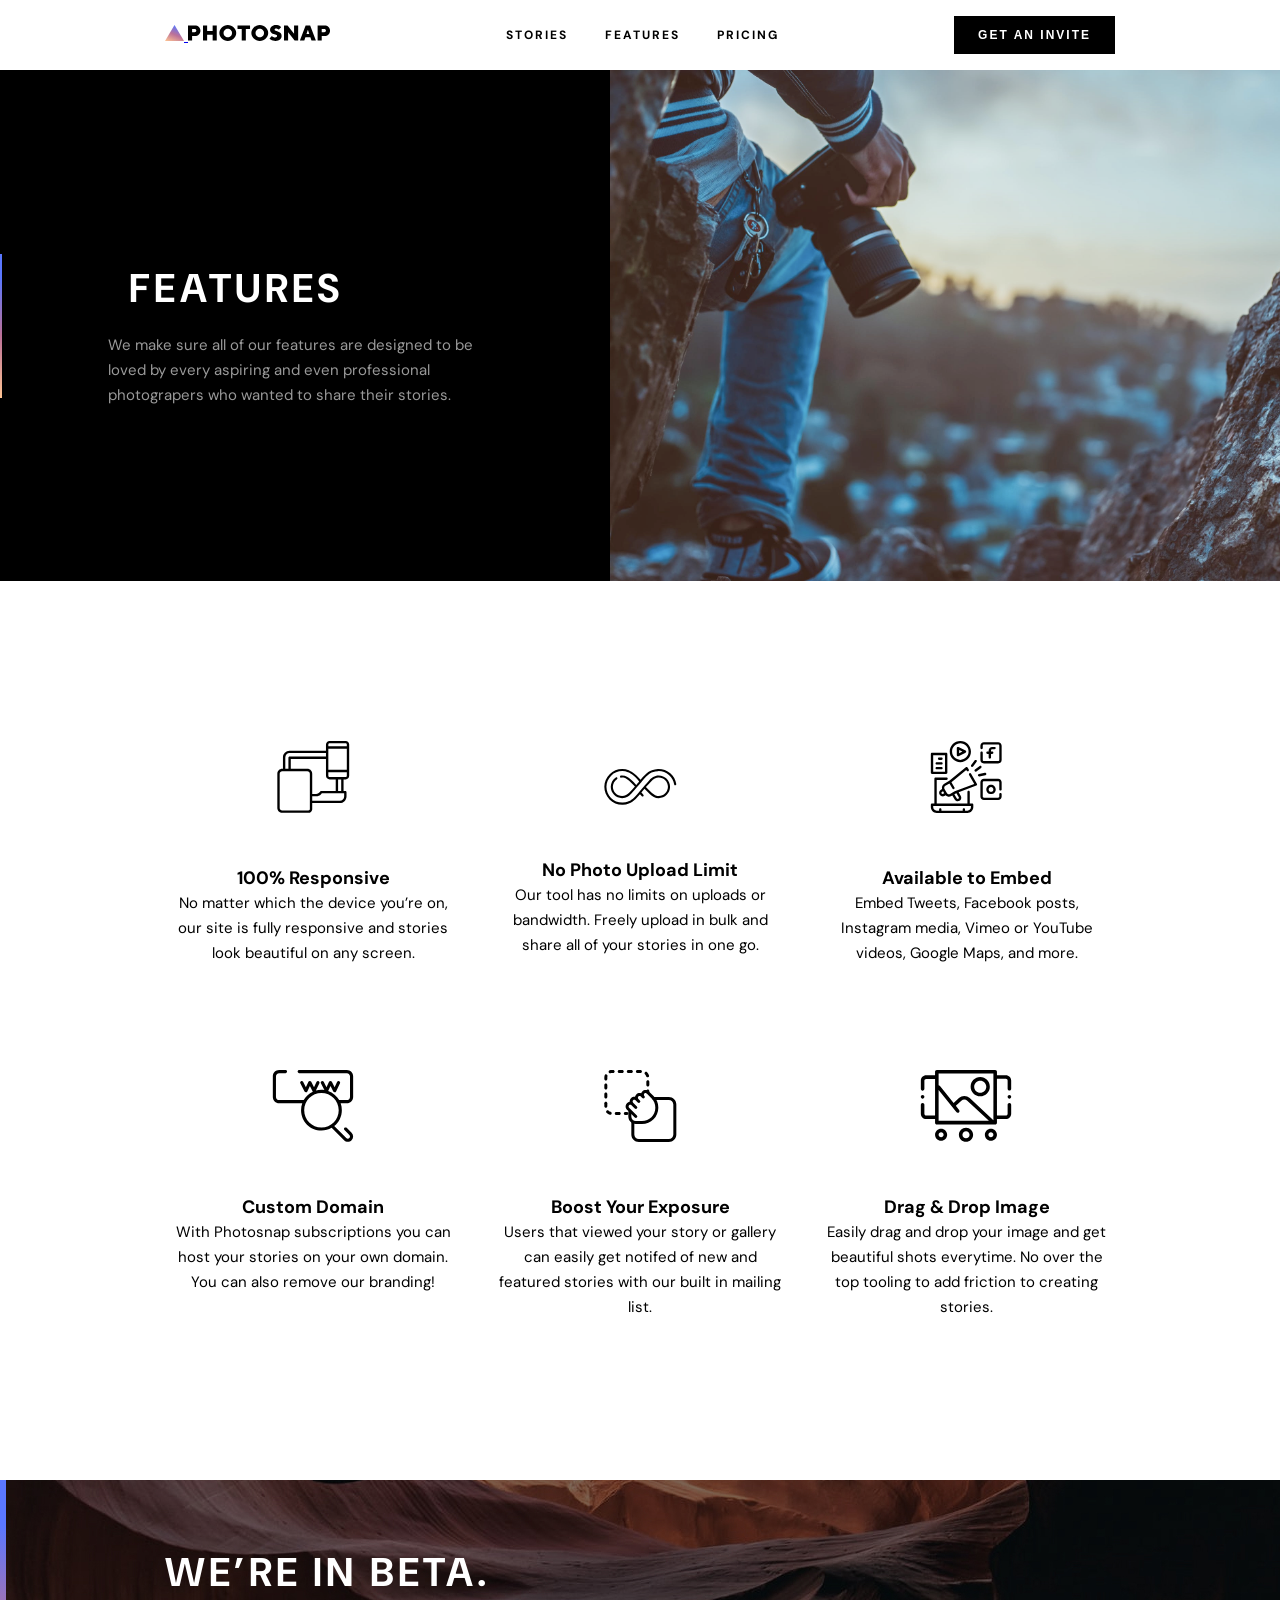
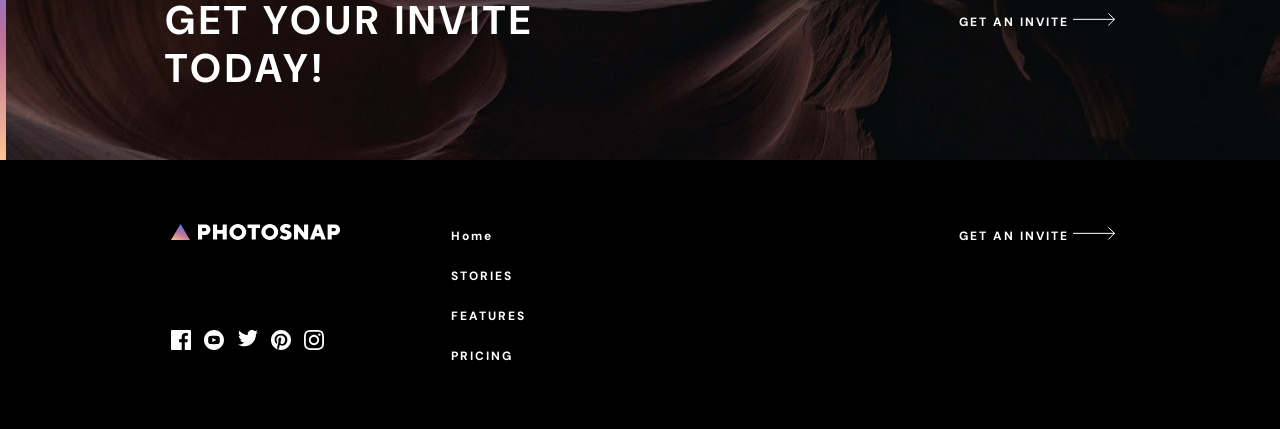
<file: index.html>
<!DOCTYPE html>
<html lang="en">

<head>
    <meta charset="UTF-8">
    <meta name="viewport" content="width=device-width, initial-scale=1.0">
    <title>FEATURES</title>

    <!-- Local Style -->

    <link rel="stylesheet" href="./pages/styles/index.css">

    <!-- Fonts -->

    <link rel="preconnect" href="https://fonts.googleapis.com">
    <link rel="preconnect" href="https://fonts.gstatic.com" crossorigin>
    <link
        href="https://fonts.googleapis.com/css2?family=DM+Sans:ital,opsz,wght@0,9..40,100..1000;1,9..40,100..1000&display=swap"
        rel="stylesheet">
</head>

<body>
    <nav>
        <a href="./pages/home.html">
            <span><svg width="19" height="16" viewBox="0 0 19 16" fill="none" xmlns="http://www.w3.org/2000/svg">
                    <path fill-rule="evenodd" clip-rule="evenodd" d="M0 16L9.5 0L19 16H0Z"
                        fill="url(#paint0_linear_83_32305)" />
                    <defs>
                        <linearGradient id="paint0_linear_83_32305" x1="9.5" y1="20" x2="16.6529" y2="3.01176"
                            gradientUnits="userSpaceOnUse">
                            <stop stop-color="#FFC593" />
                            <stop offset="0.519452" stop-color="#BC7198" />
                            <stop offset="1" stop-color="#5A77FF" />
                        </linearGradient>
                    </defs>
                </svg>
                <svg width="143" height="16" viewBox="0 0 143 16" fill="none" xmlns="http://www.w3.org/2000/svg">
                    <path fill-rule="evenodd" clip-rule="evenodd"
                        d="M43.1027 15.3622C42.0721 15.7874 40.9658 16 39.7838 16C38.5874 16 37.4775 15.7874 36.4541 15.3622C35.4306 14.9369 34.5405 14.3568 33.7838 13.6216C33.027 12.8865 32.4324 12.036 32 11.0703C31.5676 10.1045 31.3514 9.08108 31.3514 8C31.3514 6.91892 31.5676 5.8955 32 4.92973C32.4324 3.96396 33.027 3.11351 33.7838 2.37838C34.5405 1.64324 35.4306 1.06306 36.4541 0.637838C37.4775 0.212613 38.5874 0 39.7838 0C40.9658 0 42.0721 0.212613 43.1027 0.637838C44.1333 1.06306 45.027 1.64324 45.7838 2.37838C46.5405 3.11351 47.1351 3.96396 47.5676 4.92973C48 5.8955 48.2162 6.91892 48.2162 8C48.2162 9.08108 48 10.1045 47.5676 11.0703C47.1351 12.036 46.5405 12.8865 45.7838 13.6216C45.027 14.3568 44.1333 14.9369 43.1027 15.3622ZM4.10811 11.027V15.5676H0V0.432432H6.81081C7.64685 0.432432 8.41081 0.565766 9.1027 0.832432C9.79459 1.0991 10.3856 1.47027 10.8757 1.94595C11.3658 2.42162 11.7477 2.98378 12.0216 3.63243C12.2955 4.28108 12.4324 4.98018 12.4324 5.72973C12.4324 6.49369 12.2955 7.1964 12.0216 7.83784C11.7477 8.47928 11.3658 9.03784 10.8757 9.51351C10.3856 9.98919 9.79459 10.3604 9.1027 10.627C8.41081 10.8937 7.64685 11.027 6.81081 11.027H4.10811ZM4.10811 7.35135H6.59459C7.08468 7.35135 7.4955 7.18919 7.82703 6.86486C8.15856 6.54054 8.32432 6.16216 8.32432 5.72973C8.32432 5.2973 8.15856 4.91892 7.82703 4.59459C7.4955 4.27027 7.08468 4.10811 6.59459 4.10811H4.10811V7.35135ZM19.1351 15.5676V9.72973H24.6486V15.5676H28.7568V0.432432H24.6486V6.05405H19.1351V0.432432H15.027V15.5676H19.1351ZM39.7838 12.3243C39.1928 12.3243 38.6378 12.2162 38.1189 12C37.6 11.7838 37.1532 11.4811 36.7784 11.0919C36.4036 10.7027 36.1081 10.245 35.8919 9.71892C35.6757 9.19279 35.5676 8.61982 35.5676 8C35.5676 7.38018 35.6757 6.80721 35.8919 6.28108C36.1081 5.75495 36.4036 5.2973 36.7784 4.90811C37.1532 4.51892 37.6 4.21622 38.1189 4C38.6378 3.78378 39.1928 3.67568 39.7838 3.67568C40.3748 3.67568 40.9261 3.78378 41.4378 4C41.9495 4.21622 42.3964 4.51892 42.7784 4.90811C43.1604 5.2973 43.4595 5.75495 43.6757 6.28108C43.8919 6.80721 44 7.38018 44 8C44 8.61982 43.8919 9.19279 43.6757 9.71892C43.4595 10.245 43.1604 10.7027 42.7784 11.0919C42.3964 11.4811 41.9495 11.7838 41.4378 12C40.9261 12.2162 40.3748 12.3243 39.7838 12.3243ZM57.8378 4.10811V15.5676H53.7297V4.10811H49.5135V0.432432H62.0541V4.10811H57.8378ZM71.7838 16C72.9658 16 74.0721 15.7874 75.1027 15.3622C76.1333 14.9369 77.027 14.3568 77.7838 13.6216C78.5405 12.8865 79.1351 12.036 79.5676 11.0703C80 10.1045 80.2162 9.08108 80.2162 8C80.2162 6.91892 80 5.8955 79.5676 4.92973C79.1351 3.96396 78.5405 3.11351 77.7838 2.37838C77.027 1.64324 76.1333 1.06306 75.1027 0.637838C74.0721 0.212613 72.9658 0 71.7838 0C70.5874 0 69.4775 0.212613 68.4541 0.637838C67.4306 1.06306 66.5405 1.64324 65.7838 2.37838C65.027 3.11351 64.4324 3.96396 64 4.92973C63.5676 5.8955 63.3514 6.91892 63.3514 8C63.3514 9.08108 63.5676 10.1045 64 11.0703C64.4324 12.036 65.027 12.8865 65.7838 13.6216C66.5405 14.3568 67.4306 14.9369 68.4541 15.3622C69.4775 15.7874 70.5874 16 71.7838 16ZM70.1189 12C70.6378 12.2162 71.1928 12.3243 71.7838 12.3243C72.3748 12.3243 72.9261 12.2162 73.4378 12C73.9495 11.7838 74.3964 11.4811 74.7784 11.0919C75.1604 10.7027 75.4595 10.245 75.6757 9.71892C75.8919 9.19279 76 8.61982 76 8C76 7.38018 75.8919 6.80721 75.6757 6.28108C75.4595 5.75495 75.1604 5.2973 74.7784 4.90811C74.3964 4.51892 73.9495 4.21622 73.4378 4C72.9261 3.78378 72.3748 3.67568 71.7838 3.67568C71.1928 3.67568 70.6378 3.78378 70.1189 4C69.6 4.21622 69.1532 4.51892 68.7784 4.90811C68.4036 5.2973 68.1081 5.75495 67.8919 6.28108C67.6757 6.80721 67.5676 7.38018 67.5676 8C67.5676 8.61982 67.6757 9.19279 67.8919 9.71892C68.1081 10.245 68.4036 10.7027 68.7784 11.0919C69.1532 11.4811 69.6 11.7838 70.1189 12ZM87.5676 16C88.5189 16 89.3694 15.8667 90.1189 15.6C90.8685 15.3333 91.5027 14.973 92.0216 14.5189C92.5405 14.0649 92.9369 13.5387 93.2108 12.9405C93.4847 12.3423 93.6216 11.7045 93.6216 11.027C93.6216 10.1477 93.4486 9.42703 93.1027 8.86487C92.7568 8.3027 92.3243 7.84865 91.8054 7.5027C91.2865 7.15676 90.7207 6.88288 90.1081 6.68108C89.4955 6.47928 88.9297 6.29189 88.4108 6.11892C87.8919 5.94595 87.4595 5.76216 87.1135 5.56757C86.7676 5.37297 86.5946 5.1027 86.5946 4.75676C86.5946 4.42523 86.7423 4.12613 87.0378 3.85946C87.3333 3.59279 87.7261 3.45946 88.2162 3.45946C88.591 3.45946 88.9297 3.52072 89.2324 3.64324C89.5351 3.76577 89.7946 3.90631 90.0108 4.06486C90.2703 4.23784 90.5009 4.43243 90.7027 4.64865L93.0811 2.16216C92.7351 1.75856 92.3099 1.3982 91.8054 1.08108C91.373 0.807207 90.8252 0.558559 90.1622 0.335135C89.4991 0.111712 88.7063 0 87.7838 0C86.9189 0 86.1333 0.12973 85.427 0.389189C84.7207 0.648649 84.1189 0.994595 83.6216 1.42703C83.1243 1.85946 82.7387 2.35676 82.4649 2.91892C82.191 3.48108 82.0541 4.05766 82.0541 4.64865C82.0541 5.52793 82.227 6.24865 82.573 6.81081C82.9189 7.37297 83.3513 7.82703 83.8703 8.17297C84.3892 8.51892 84.955 8.79279 85.5676 8.99459C86.1802 9.1964 86.7459 9.38378 87.2649 9.55676C87.7838 9.72973 88.2162 9.91351 88.5622 10.1081C88.9081 10.3027 89.0811 10.573 89.0811 10.9189C89.0811 11.3514 88.9081 11.7297 88.5622 12.0541C88.2162 12.3784 87.7405 12.5405 87.1351 12.5405C86.645 12.5405 86.2018 12.4577 85.8054 12.2919C85.409 12.1261 85.0667 11.9423 84.7784 11.7405C84.4468 11.4955 84.1514 11.2216 83.8919 10.9189L81.5135 13.4054C81.9459 13.8955 82.4577 14.3279 83.0486 14.7027C83.5532 15.0342 84.1802 15.3333 84.9297 15.6C85.6793 15.8667 86.5586 16 87.5676 16ZM100.108 7.13514V15.5676H96V0.432432H99.5676L106.054 8.86486V0.432432H110.162V15.5676H106.616L100.108 7.13514ZM116.324 15.5676L117.405 12.3243H122.378L123.459 15.5676H127.892L122.162 0.432432H117.622L111.892 15.5676H116.324ZM119.892 4.64865L118.486 9.08108H121.297L119.892 4.64865ZM133.73 15.5676V11.027H136.432C137.268 11.027 138.032 10.8937 138.724 10.627C139.416 10.3604 140.007 9.98919 140.497 9.51351C140.987 9.03784 141.369 8.47928 141.643 7.83784C141.917 7.1964 142.054 6.49369 142.054 5.72973C142.054 4.98018 141.917 4.28108 141.643 3.63243C141.369 2.98378 140.987 2.42162 140.497 1.94595C140.007 1.47027 139.416 1.0991 138.724 0.832432C138.032 0.565766 137.268 0.432432 136.432 0.432432H129.622V15.5676H133.73ZM133.73 7.35135H136.216C136.706 7.35135 137.117 7.18919 137.449 6.86486C137.78 6.54054 137.946 6.16216 137.946 5.72973C137.946 5.2973 137.78 4.91892 137.449 4.59459C137.117 4.27027 136.706 4.10811 136.216 4.10811H133.73V7.35135Z"
                        fill="black" />
                </svg>
            </span>
        </a>
        <ul>
            <li><a href="./pages/stories.html">STORIES</a></li>
            <li><a href="./index.html">FEATURES</a></li>
            <li><a href="./pages/pricing.html">PRICING</a></li>
        </ul>
        <a href="#"><button>GET AN INVITE</button></a>
        <svg id="nav-list" width="20" height="6" viewBox="0 0 20 6" fill="none" xmlns="http://www.w3.org/2000/svg">
            <rect width="20" height="1" fill="black" />
            <rect y="5" width="20" height="1" fill="black" />
        </svg>

    </nav>
    <header>
        <div class="photo" id="formobile">
        </div>
        <div class="container">
            <span></span>
            <div class="content">
                <h1>FEATURES</h1>
                <p>We make sure all of our features are designed to be loved by every aspiring and even professional
                    photograpers who wanted to share their stories.</p>
            </div>
        </div>
        <div class="photo">
        </div>
    </header>
    <section class="info">
        <div class="container">
            <div class="card">
                <svg width="72" height="72" viewBox="0 0 72 72" fill="none" xmlns="http://www.w3.org/2000/svg">
                    <path fill-rule="evenodd" clip-rule="evenodd"
                        d="M68.3293 0.000222958H52.2987C50.3207 0.000222958 48.6407 1.54565 48.6407 3.52364V9.75792H12.2925C8.60213 9.7689 5.61695 12.7645 5.61811 16.4542V27.7949H4.8939C2.16803 27.7949 3.85859e-05 30.0622 3.85859e-05 32.791V66.9591C-0.00746911 68.2597 0.505942 69.5094 1.4265 70.4288C2.34648 71.3482 3.59623 71.861 4.89679 71.8524H30.9826C32.0498 71.8616 33.0738 71.4343 33.8182 70.6696C34.5609 69.9038 35.0391 68.9319 34.8912 67.8716V62.0947H62.467C66.1666 62.0883 69.1691 59.0985 69.191 55.3984V51.1692C69.1737 50.5051 68.632 49.9749 67.9678 49.9715H66.2341V38.4396H68.3293C70.3073 38.4396 71.8522 36.7608 71.8522 34.7828V3.52364C71.8632 2.58576 71.4959 1.68368 70.8323 1.02012C70.1693 0.357127 69.2667 -0.0107498 68.3293 0.000222958ZM51.0062 7.68811H69.4867V28.8298H51.0062V7.68811ZM68.3294 2.36573H52.2987C51.6253 2.36573 51.0062 2.85026 51.0062 3.52364V5.32261H69.4867V3.52364C69.4988 3.21352 69.3804 2.91206 69.161 2.69202C68.9409 2.47257 68.6395 2.35418 68.3294 2.36573ZM7.98361 16.4542C7.98072 14.0702 9.90789 12.1332 12.2925 12.1234H48.6407V15.5238H12.2197C11.5665 15.5238 11.0883 16.1181 11.0883 16.7713V27.7949H7.98361V16.4542ZM30.9826 69.4869C31.4209 69.5007 31.8454 69.3333 32.1561 69.0237C32.4414 68.7251 32.5887 68.3214 32.5627 67.9097C32.5627 67.9036 32.5537 67.9016 32.5448 67.8996C32.5358 67.8976 32.5269 67.8955 32.5269 67.8895V32.791C32.5269 31.3657 31.4273 30.1604 29.9985 30.1604H4.89679C3.47148 30.1604 2.36554 31.3657 2.36554 32.7944V66.9556C2.35688 67.6307 2.62138 68.2799 3.09841 68.7569C3.57601 69.2333 4.22572 69.4967 4.90083 69.4869H30.9826ZM30.002 27.7949H13.4538V17.8893H48.6407V34.7828C48.6707 36.7908 50.2912 38.4108 52.2987 38.4396H58.3984V49.9715H43.9963C43.6654 49.9744 43.3501 50.1153 43.1266 50.3601L42.0102 51.5539C41.1902 52.4352 40.0392 52.9336 38.8351 52.9284H34.8912V32.7875C34.8912 30.0622 32.7307 27.7949 30.002 27.7949ZM62.467 59.7292C64.8608 59.724 66.8047 57.7928 66.8255 55.3984V52.337H44.5149L43.7497 53.1536C42.4815 54.5211 40.6999 55.2967 38.8351 55.2939H34.8912V59.7292H62.467ZM63.8686 49.9715H60.7639V38.4396H63.8686V49.9715ZM52.2987 36.0741H68.3294C69.0027 36.0741 69.4867 35.4568 69.4867 34.7828V31.1953H51.0062V34.7828C51.0345 35.4845 51.5976 36.047 52.2987 36.0741Z"
                        fill="black" />
                </svg>

                <div class="content">
                    <h2>100% Responsive</h2>
                    <p>No matter which the device you’re on, our site is fully responsive and stories look beautiful on
                        any screen.</p>
                </div>
            </div>
            <div class="card" id="secondcard">
                <svg width="72" height="36" viewBox="0 0 72 36" fill="none" xmlns="http://www.w3.org/2000/svg">
                    <path fill-rule="evenodd" clip-rule="evenodd"
                        d="M54.3835 29.1925C50.6997 29.1926 47.9123 27.1502 45.671 25.1522C43.2559 22.9991 41.2518 20.8951 40.189 19.737C39.8392 20.1524 38.8537 21.3495 38.0494 22.3265C37.6071 22.8638 37.2196 23.3345 37.0228 23.572C37.6766 24.3295 38.3422 25.0557 39.007 25.7364C39.4146 26.1536 39.4067 26.8221 38.9895 27.2296C38.5722 27.637 37.9037 27.6292 37.4962 27.2121C36.8836 26.585 36.2713 25.9211 35.6678 25.2315C29.3517 32.9189 25.4365 34.1813 24.5636 34.3755C22.6584 35.1509 20.6447 35.5864 18.5768 35.6702C18.572 35.6705 18.5673 35.6707 18.5626 35.6708C18.5601 35.6708 18.5577 35.6709 18.5553 35.6709L17.8638 35.6849L17.8424 35.685C13.0519 35.685 8.55485 33.8126 5.17971 30.4127C1.80485 27.0131 -0.034388 22.5018 0.000487011 17.7096C0.0352214 12.9551 1.93436 8.48884 5.34789 5.13352C8.76353 1.77638 13.2616 -0.0487892 18.0236 0.000992098C20.2421 0.0230702 22.4039 0.447898 24.4491 1.26366C24.546 1.30234 24.6435 1.34059 24.7416 1.37729C25.7143 1.74095 30.6581 3.84568 36.2248 10.7753C42.6958 2.80098 46.708 1.50652 47.5915 1.30965C49.4968 0.534242 51.5104 0.0987265 53.5785 0.014914C53.5856 0.0144921 53.5928 0.0143515 53.6 0.0142108L54.2914 0.000288973L54.3128 0.000148348C58.5916 0.000148348 62.7296 1.53788 65.9649 4.32999C69.166 7.09271 71.2877 10.9028 71.9392 15.0587C72.0294 15.6348 71.6356 16.1751 71.0594 16.2655C70.4831 16.3554 69.9429 15.9619 69.8526 15.3858C69.2785 11.7235 67.4078 8.36495 64.5849 5.92876C61.7357 3.46979 58.0917 2.11459 54.3231 2.11205L53.6536 2.12555C51.8031 2.20177 50.0027 2.59721 48.3022 3.3009C48.2163 3.33648 48.1617 3.3556 48.072 3.36713C47.8595 3.41593 44.0058 4.40368 37.5085 12.5485C37.5072 12.5502 37.5058 12.5519 37.5045 12.5536C37.5014 12.5573 37.4984 12.561 37.4953 12.5647C37.4953 12.5647 30.1533 21.3098 27.1093 24.5039C25.0291 26.6868 22.0878 29.1925 17.7724 29.1925C11.514 29.1924 6.42255 24.1007 6.42255 17.8425C6.42255 14.0385 8.31452 10.5058 11.4835 8.39237C11.9689 8.06893 12.6245 8.19999 12.948 8.68515C13.2715 9.17045 13.1405 9.82604 12.6552 10.1496C10.075 11.87 8.5346 14.7457 8.5346 17.8421C8.5346 22.9358 12.6788 27.08 17.7725 27.08C20.514 27.08 22.9221 25.8359 25.5806 23.0463C27.3793 21.159 29.0353 19.3441 30.5821 17.5648C29.6036 16.4925 27.5409 14.3037 25.0791 12.1089C21.6162 9.02194 19.4425 8.60429 17.773 8.60429H17.769C17.4615 8.60429 17.1514 8.61976 16.8469 8.64999C16.2677 8.70709 15.7494 8.28395 15.6917 7.70359C15.634 7.12323 16.0578 6.60615 16.6381 6.54835C17.0115 6.51123 17.3919 6.49238 17.7685 6.49238H17.7723C21.4559 6.49238 24.2433 8.53468 26.4845 10.5327C28.8998 12.6858 30.9031 14.7891 31.9664 15.9474C32.5083 15.3039 34.8519 12.4418 34.8519 12.4418C29.3974 5.51799 24.5518 3.56077 24.0021 3.35518C23.8899 3.31313 23.7786 3.26954 23.6674 3.22524C21.865 2.50637 19.9594 2.13216 18.0027 2.11262C17.9499 2.1122 17.8964 2.11191 17.8435 2.11191C13.7089 2.11191 9.80303 3.71602 6.82853 6.63962C3.81803 9.59851 2.14319 13.5353 2.11267 17.7247C2.08174 21.9499 3.70342 25.9273 6.67877 28.9245C9.65186 31.9194 13.6126 33.5699 17.8319 33.5727L18.5017 33.5592C20.352 33.4831 22.1526 33.0877 23.853 32.384C23.9388 32.3484 23.9935 32.3294 24.0832 32.3177C24.2984 32.2684 28.2293 31.2597 34.8478 22.8831C35.0987 22.5657 42.0019 14.3753 45.0459 11.1811C47.1262 8.99832 50.0678 6.49266 54.3827 6.49266H54.3828C60.6412 6.49266 65.7327 11.5841 65.7327 17.8425C65.7327 24.0986 60.6432 29.1901 54.3872 29.1925H54.3835ZM54.3828 8.60471C51.6414 8.60457 49.2333 9.84854 46.5748 12.6383C44.7763 14.5253 43.1198 16.3404 41.5732 18.1193C42.5512 19.1914 44.614 21.3806 47.0763 23.5758C50.5391 26.6629 52.7132 27.0806 54.3827 27.0806H54.3864C59.4783 27.0786 63.6208 22.9345 63.6208 17.8426C63.6208 12.7488 59.4766 8.60471 54.3828 8.60471Z"
                        fill="black" />
                </svg>

                <div class="content">
                    <h2>No Photo Upload Limit</h2>
                    <p>Our tool has no limits on uploads or bandwidth. Freely upload in bulk and share all of your
                        stories in one go.</p>
                </div>
            </div>
            <div class="card">
                <svg width="71" height="72" viewBox="0 0 71 72" fill="none" xmlns="http://www.w3.org/2000/svg">
                    <path fill-rule="evenodd" clip-rule="evenodd"
                        d="M38.9508 62.5573H41.3115C41.9634 62.5573 42.4918 63.0858 42.4918 63.7376V66.0983C42.4918 69.3577 39.8495 71.9999 36.5902 71.9999H5.90164C2.64225 71.9999 0 69.3577 0 66.0983V63.7376C0 63.0858 0.528451 62.5573 1.18033 62.5573H3.54098V37.7704C3.54098 37.1185 4.06943 36.5901 4.72131 36.5901H15.722C16.3738 36.5901 16.9023 37.1185 16.9023 37.7704C16.9023 38.4223 16.3738 38.9507 15.722 38.9507H5.90164V62.5573H36.5902V50.9901C36.5902 50.3382 37.1186 49.8098 37.7705 49.8098C38.4224 49.8098 38.9508 50.3382 38.9508 50.9901V62.5573ZM36.5902 69.6393C38.5458 69.6393 40.1311 68.0539 40.1311 66.0983V64.918H2.36066V66.0983C2.36066 68.0539 3.94601 69.6393 5.90164 69.6393H8.26229V68.4589C8.26229 67.8071 8.79075 67.2786 9.44262 67.2786C10.0945 67.2786 10.623 67.8071 10.623 68.4589V69.6393H31.8689V68.4589C31.8689 67.8071 32.3973 67.2786 33.0492 67.2786C33.7011 67.2786 34.2295 67.8071 34.2295 68.4589V69.6393H36.5902Z"
                        fill="black" />
                    <path
                        d="M61.377 8.26227H63.7376C64.3895 8.26227 64.918 7.73382 64.918 7.08194C64.918 6.43006 64.3895 5.90161 63.7376 5.90161H61.377C59.4214 5.90161 57.836 7.48696 57.836 9.4426V10.6229H56.6557C56.0038 10.6229 55.4753 11.1514 55.4753 11.8033C55.4753 12.4551 56.0038 12.9836 56.6557 12.9836H57.836V16.5246C57.836 17.1764 58.3644 17.7049 59.0163 17.7049C59.6682 17.7049 60.1967 17.1764 60.1967 16.5246V12.9836H61.377C62.0289 12.9836 62.5573 12.4551 62.5573 11.8033C62.5573 11.1514 62.0289 10.6229 61.377 10.6229H60.1967V9.4426C60.1967 8.79072 60.7251 8.26227 61.377 8.26227Z"
                        fill="black" />
                    <path
                        d="M67.2786 1.18042H53.1147C51.1591 1.18042 49.5737 2.76577 49.5737 4.7214V7.08206C49.5737 7.73394 50.1022 8.26239 50.7541 8.26239C51.4059 8.26239 51.9344 7.73394 51.9344 7.08206V4.7214C51.9344 4.06953 52.4628 3.54108 53.1147 3.54108H67.2786C67.9305 3.54108 68.459 4.06953 68.459 4.7214V18.8853C68.459 19.5372 67.9305 20.0657 67.2786 20.0657H53.1147C52.4628 20.0657 51.9344 19.5372 51.9344 18.8853V11.8034C51.9344 11.1515 51.4059 10.623 50.7541 10.623C50.1022 10.623 49.5737 11.1515 49.5737 11.8034V18.8853C49.5737 20.841 51.1591 22.4263 53.1147 22.4263H67.2786C69.2343 22.4263 70.8196 20.841 70.8196 18.8853V4.7214C70.8196 2.76577 69.2343 1.18042 67.2786 1.18042V1.18042Z"
                        fill="black" />
                    <path fill-rule="evenodd" clip-rule="evenodd"
                        d="M60.1967 53.1147C57.5891 53.1147 55.4753 51.0009 55.4753 48.3934C55.4753 45.7859 57.5891 43.6721 60.1967 43.6721C62.8042 43.6721 64.918 45.7859 64.918 48.3934C64.918 51.0009 62.8042 53.1147 60.1967 53.1147ZM60.1967 50.7541C61.5004 50.7541 62.5573 49.6972 62.5573 48.3934C62.5573 47.0897 61.5004 46.0328 60.1967 46.0328C58.8929 46.0328 57.836 47.0897 57.836 48.3934C57.836 49.6972 58.8929 50.7541 60.1967 50.7541Z"
                        fill="black" />
                    <path
                        d="M67.2786 37.7705H53.1147C51.1591 37.7705 49.5737 39.3559 49.5737 41.3115V55.4754C49.5737 57.4311 51.1591 59.0164 53.1147 59.0164H67.2786C69.2343 59.0164 70.8196 57.4311 70.8196 55.4754V53.1148C70.8196 52.4629 70.2912 51.9344 69.6393 51.9344C68.9874 51.9344 68.459 52.4629 68.459 53.1148V55.4754C68.459 56.1273 67.9305 56.6558 67.2786 56.6558H53.1147C52.4628 56.6558 51.9344 56.1273 51.9344 55.4754V41.3115C51.9344 40.6596 52.4628 40.1312 53.1147 40.1312H67.2786C67.9305 40.1312 68.459 40.6596 68.459 41.3115V48.3935C68.459 49.0453 68.9874 49.5738 69.6393 49.5738C70.2912 49.5738 70.8196 49.0453 70.8196 48.3935V41.3115C70.8196 39.3559 69.2343 37.7705 67.2786 37.7705Z"
                        fill="black" />
                    <path fill-rule="evenodd" clip-rule="evenodd"
                        d="M27.1476 15.3443C26.9266 15.345 26.7099 15.2837 26.522 15.1673C26.1762 14.9511 25.9665 14.5718 25.9673 14.164V7.08203C25.9685 6.67294 26.1815 6.29366 26.5302 6.07965C26.8788 5.86565 27.3134 5.84744 27.6788 6.03154L34.7607 9.57252C35.1549 9.77447 35.4029 10.1801 35.4029 10.623C35.4029 11.0659 35.1549 11.4716 34.7607 11.6735L27.6788 15.2145C27.5143 15.2987 27.3324 15.3432 27.1476 15.3443ZM31.5857 10.623L28.3279 8.99416V12.2519L31.5857 10.623Z"
                        fill="black" />
                    <path fill-rule="evenodd" clip-rule="evenodd"
                        d="M40.1312 10.623C40.1312 16.4898 35.3751 21.2459 29.5082 21.2459C23.6413 21.2459 18.8853 16.4898 18.8853 10.623C18.8853 4.75606 23.6413 0 29.5082 0C35.3751 0 40.1312 4.75606 40.1312 10.623ZM37.7705 10.623C37.7705 6.05981 34.0713 2.36066 29.5082 2.36066C24.9451 2.36066 21.2459 6.05981 21.2459 10.623C21.2459 15.1861 24.9451 18.8852 29.5082 18.8852C34.0713 18.8852 37.7705 15.1861 37.7705 10.623Z"
                        fill="black" />
                    <path
                        d="M41.3115 25.9673C41.683 25.9673 42.0329 25.7924 42.2558 25.4952L45.7967 20.7738C46.1879 20.2523 46.0822 19.5125 45.5607 19.1214C45.0392 18.7303 44.2993 18.836 43.9082 19.3575L40.3672 24.0788C39.9761 24.6003 40.0818 25.3401 40.6033 25.7312C40.8076 25.8845 41.0561 25.9673 41.3115 25.9673Z"
                        fill="black" />
                    <path
                        d="M43.9083 30.2164C44.1312 30.5137 44.481 30.6886 44.8525 30.6886C45.1079 30.6886 45.3564 30.6057 45.5607 30.4525L50.282 26.9115C50.8035 26.5204 50.9092 25.7806 50.5181 25.2591C50.127 24.7376 49.3871 24.6319 48.8656 25.023L44.1443 28.564C43.6228 28.9551 43.5171 29.6949 43.9083 30.2164Z"
                        fill="black" />
                    <path
                        d="M55.4754 32.8131C55.4187 32.4969 55.2356 32.2175 54.9683 32.0393C54.7011 31.8611 54.3727 31.7996 54.059 31.8689L48.1574 33.0492C47.5055 33.1144 47.0299 33.6957 47.0951 34.3475C47.1603 34.9994 47.7416 35.475 48.3934 35.4098H48.6295L54.5312 34.2295C54.8473 34.1728 55.1268 33.9897 55.305 33.7224C55.4832 33.4551 55.5447 33.1268 55.4754 32.8131Z"
                        fill="black" />
                    <path fill-rule="evenodd" clip-rule="evenodd"
                        d="M15.3443 33.0491H1.18033C0.528451 33.0491 0 32.5207 0 31.8688V12.9836C0 12.3317 0.528451 11.8032 1.18033 11.8032H15.3443C15.9961 11.8032 16.5246 12.3317 16.5246 12.9836V31.8688C16.5246 32.5207 15.9961 33.0491 15.3443 33.0491ZM14.1639 14.1639H2.36066V30.6885H14.1639V14.1639Z"
                        fill="black" />
                    <path
                        d="M10.623 16.5247H8.26236C7.61048 16.5247 7.08203 17.0531 7.08203 17.705C7.08203 18.3569 7.61048 18.8853 8.26236 18.8853H10.623C11.2749 18.8853 11.8033 18.3569 11.8033 17.705C11.8033 17.0531 11.2749 16.5247 10.623 16.5247Z"
                        fill="black" />
                    <path
                        d="M10.6228 21.2458H5.90152C5.24964 21.2458 4.72119 21.7743 4.72119 22.4262C4.72119 23.0781 5.24964 23.6065 5.90152 23.6065H10.6228C11.2747 23.6065 11.8032 23.0781 11.8032 22.4262C11.8032 21.7743 11.2747 21.2458 10.6228 21.2458Z"
                        fill="black" />
                    <path
                        d="M10.6228 25.9673H5.90152C5.24964 25.9673 4.72119 26.4957 4.72119 27.1476C4.72119 27.7995 5.24964 28.3279 5.90152 28.3279H10.6228C11.2747 28.3279 11.8032 27.7995 11.8032 27.1476C11.8032 26.4957 11.2747 25.9673 10.6228 25.9673Z"
                        fill="black" />
                    <path fill-rule="evenodd" clip-rule="evenodd"
                        d="M40.2728 32.6952C40.0619 32.3283 39.6714 32.1018 39.2482 32.1009C38.8251 32.1001 38.4336 32.3251 38.2213 32.6911C38.009 33.0571 38.0081 33.5086 38.219 33.8755L43.4242 42.8814L24.539 49.9634H24.4564H24.3619L21.2931 51.7338L19.2511 52.9142C18.7082 53.228 18.0627 53.313 17.457 53.1502C16.8546 52.9875 16.3411 52.5928 16.0288 52.0525L13.6682 47.9686C13.0916 46.8594 13.4798 45.493 14.5534 44.8525L18.6374 42.4919L21.5882 47.6027C21.7999 47.9693 22.1917 48.1945 22.6151 48.1929C23.0376 48.1945 23.4288 47.9702 23.6408 47.6047C23.8528 47.2392 23.8532 46.7883 23.6419 46.4224L20.5967 41.1581L35.4098 28.9417L35.8937 29.7797C36.2197 30.3469 36.9437 30.5424 37.5108 30.2165C38.0779 29.8905 38.2735 29.1666 37.9475 28.5994L36.7672 26.5574C36.5921 26.2581 36.2943 26.0509 35.9528 25.9909C35.6094 25.9262 35.2549 26.0169 34.9849 26.2388L18.4603 39.8597L13.4321 42.7634C11.5763 43.8443 10.6839 46.0414 11.2603 48.1102L10.08 48.783C8.83622 49.4973 8.14614 50.8912 8.33231 52.3133C8.51848 53.7354 9.54411 54.9048 10.9298 55.2748C11.2302 55.3544 11.5397 55.3941 11.8505 55.3929C12.4714 55.3903 13.0812 55.2277 13.621 54.9207L14.8013 54.2479C15.3683 54.8337 16.0814 55.2574 16.8669 55.4755C17.2702 55.5883 17.6874 55.6439 18.1062 55.6407C18.9359 55.6426 19.7509 55.4226 20.4669 55.0034L21.4937 54.4132L23.8544 58.5089C24.8312 60.1977 26.9899 60.7782 28.6819 59.8073C29.4963 59.3381 30.0906 58.5644 30.3342 57.6567C30.5777 56.749 30.4504 55.7817 29.9803 54.9679L27.8321 51.2263L45.537 44.5811C45.862 44.4589 46.1167 44.1999 46.2334 43.8729C46.3497 43.5498 46.3195 43.1922 46.1508 42.8932L40.2728 32.6952ZM12.3934 52.867C12.1219 53.0239 11.7992 53.0664 11.4964 52.985C11.194 52.9064 10.935 52.7112 10.7764 52.442C10.6194 52.1706 10.577 51.8478 10.6583 51.545C10.7397 51.2406 10.9395 50.9813 11.2131 50.825L12.24 50.2348L13.4203 52.2768L12.3934 52.867ZM28.0446 57.0689C28.1259 56.7661 28.0835 56.4433 27.9265 56.1719L25.5777 52.1352H25.4833L23.5239 53.2565L25.8846 57.3522C26.2127 57.9099 26.9287 58.0994 27.4898 57.7771C27.761 57.6235 27.9604 57.369 28.0446 57.0689Z"
                        fill="black" />
                </svg>

                <div class="content">
                    <h2>Available to Embed</h2>
                    <p>Embed Tweets, Facebook posts, Instagram media, Vimeo or YouTube videos, Google Maps, and more.
                    </p>
                </div>
            </div>
            <div class="card">
                <svg width="81" height="72" viewBox="0 0 81 72" fill="none" xmlns="http://www.w3.org/2000/svg">
                    <path fill-rule="evenodd" clip-rule="evenodd"
                        d="M80.3137 6.27451V26.9804C80.3137 30.44 77.4994 33.2549 74.0392 33.2549H67.8168C68.595 35.4118 69.0202 37.7353 69.0202 40.1569C69.0202 46.5637 66.0496 52.2886 61.4148 56.0294L73.4522 68.0674C74.3027 68.9179 75.6869 68.9179 76.5374 68.0674C77.3879 67.2163 77.3879 65.8321 76.5374 64.9816L71.6458 60.0895C71.0331 59.4767 71.0331 58.4841 71.6458 57.8713C72.258 57.2586 73.2512 57.2592 73.864 57.8713L78.7555 62.7629C80.8297 64.837 80.8297 68.2114 78.7555 70.2855C77.7188 71.3223 76.3566 71.8407 74.9945 71.8407C73.6324 71.8407 72.2702 71.3223 71.2335 70.2855L58.7837 57.8358C55.7917 59.5613 52.3229 60.549 48.6281 60.549C37.3836 60.549 28.2359 51.4013 28.2359 40.1569C28.2359 37.7353 28.6612 35.4118 29.4393 33.2549H6.27451C2.81495 33.2549 0 30.4406 0 26.9804V6.27451C0 2.81495 2.81495 0 6.27451 0H12.7047C13.5711 0 14.2733 0.702206 14.2733 1.56863C14.2733 2.43505 13.5711 3.13725 12.7047 3.13725H6.27451C4.54473 3.13725 3.13725 4.54473 3.13725 6.27451V26.9804C3.13725 28.7102 4.54473 30.1176 6.27451 30.1176H30.8842C32.9718 26.4424 36.1679 23.4767 40.0147 21.6765C39.9528 21.5987 39.8958 21.5172 39.8493 21.4271L37.0729 16.0631L34.5165 21.3848C34.2592 21.921 33.7206 22.2653 33.1262 22.2745C32.5331 22.2782 31.9828 21.9553 31.7096 21.4271L27.4871 13.2702C27.0888 12.5006 27.3897 11.5545 28.1593 11.1562C28.9289 10.758 29.875 11.0588 30.2733 11.8278L33.0502 17.1924L35.606 11.8701C35.8634 11.3339 36.402 10.9896 36.9963 10.981C37.5913 10.9755 38.1397 11.2996 38.413 11.8278L41.19 17.1924L43.7463 11.8701C44.1207 11.0888 45.0582 10.7598 45.8388 11.1354C46.6201 11.5104 46.9491 12.4473 46.5741 13.2279L43.0637 20.5368C44.8333 20.0343 46.7004 19.7647 48.6287 19.7647C49.6244 19.7647 50.6036 19.8382 51.5613 19.9767L48.0895 13.2702C47.6918 12.5006 47.992 11.5545 48.7616 11.1562C49.5312 10.758 50.4779 11.0588 50.8762 11.8278L53.6526 17.1924L56.2089 11.8701C56.4663 11.3339 57.0043 10.9896 57.5993 10.981C58.1918 10.9755 58.7426 11.2996 59.0159 11.8278L61.7929 17.1924L64.3487 11.8701C64.7237 11.0888 65.6611 10.7598 66.4418 11.1354C67.2224 11.5104 67.5515 12.4473 67.1765 13.2279L63.2592 21.3848C63.0018 21.921 62.4632 22.2653 61.8689 22.2745H61.845C61.2592 22.2745 60.7218 21.9485 60.4522 21.4271L57.6752 16.0631L55.3499 20.9044C60.0417 22.5472 63.9553 25.8585 66.3762 30.1244C66.4203 30.1207 66.4645 30.1176 66.5098 30.1176H74.0392C75.769 30.1176 77.1765 28.7102 77.1765 26.9804V6.27451C77.1765 4.54473 75.769 3.13725 74.0392 3.13725H26.3511C25.4853 3.13725 24.7825 2.43505 24.7825 1.56863C24.7825 0.702206 25.4853 0 26.3511 0H74.0392C77.4988 0 80.3137 2.81495 80.3137 6.27451ZM31.3732 40.1569C31.3732 49.671 39.114 57.4118 48.6281 57.4118C58.1428 57.4118 65.883 49.671 65.883 40.1569C65.883 30.6428 58.1422 22.902 48.6281 22.902C39.114 22.902 31.3732 30.6428 31.3732 40.1569Z"
                        fill="black" />
                </svg>


                <div class="content">
                    <h2>Custom Domain</h2>
                    <p>With Photosnap subscriptions you can host your stories on your own domain. You can also remove
                        our branding!</p>
                </div>
            </div>
            <div class="card">
                <svg width="72" height="72" viewBox="0 0 72 72" fill="none" xmlns="http://www.w3.org/2000/svg">
                    <g id="001-drag">
                        <path id="Path"
                            d="M64.5 27H49.5C48.672 27 48 27.672 48 28.5C48 29.328 48.672 30.0001 49.5 30.0001H64.5C66.9811 30.0001 69 32.019 69 34.5001V64.5C69 66.9811 66.9811 69 64.5 69H34.5C32.0189 69 30 66.9811 30 64.5V52.5001C30 51.6721 29.3279 51 28.4999 51C27.6719 51 27 51.672 27 52.5V64.4999C27 68.634 30.366 72 34.5 72H64.4999C68.634 72 72 68.634 72 64.5V34.5C72 30.366 68.634 27 64.5 27Z"
                            fill="black" />
                        <path id="Path_2"
                            d="M22.5001 42H21C20.172 42 19.5 42.672 19.5 43.5C19.5 44.328 20.172 45 21 45H22.5001C23.3281 45 24.0001 44.3279 24.0001 43.4999C24.0001 42.6719 23.3281 42 22.5001 42Z"
                            fill="black" />
                        <g id="Group">
                            <path id="Path_3"
                                d="M8.82247 0H7.49947C6.78256 0 6.07452 0.101953 5.39347 0.299953C4.59852 0.533953 4.14247 1.368 4.37352 2.16295C4.56547 2.817 5.16552 3.24 5.81352 3.24C5.95456 3.24 6.09547 3.222 6.23652 3.17995C6.64447 3.06 7.06747 2.99995 7.49947 2.99995H8.82247C9.65342 2.99995 10.3225 2.32791 10.3225 1.49991C10.3225 0.671906 9.65047 0 8.82247 0Z"
                                fill="black" />
                            <path id="Path_4"
                                d="M2.99995 36.171V33.138C2.99995 32.31 2.32791 31.6379 1.49991 31.6379C0.671906 31.6379 0 32.31 0 33.138V36.171C0 36.999 0.672047 37.671 1.50005 37.671C2.32805 37.671 2.99995 36.999 2.99995 36.171Z"
                                fill="black" />
                            <path id="Path_5"
                                d="M1.50005 28.572C2.32805 28.572 3.00009 27.9 3.00009 27.072V24.039C3.00009 23.211 2.32805 22.5389 1.50005 22.5389C0.672047 22.5389 0 23.211 0 24.039V27.072C0 27.9 0.672047 28.572 1.50005 28.572Z"
                                fill="black" />
                            <path id="Path_6"
                                d="M1.50005 10.377C2.32805 10.377 3.00009 9.70496 3.00009 8.87696V7.49996C3.00009 7.08301 3.05705 6.67196 3.16814 6.27596C3.39314 5.47791 2.93119 4.64991 2.13314 4.42491C1.34114 4.18796 0.507094 4.65891 0.282094 5.45991C0.0960469 6.12296 0 6.81005 0 7.49996V8.87696C0 9.70496 0.672047 10.377 1.50005 10.377Z"
                                fill="black" />
                            <path id="Path_7"
                                d="M1.50005 19.476C2.32805 19.476 3.00009 18.8039 3.00009 17.9759V14.9429C3.00009 14.1149 2.32805 13.4429 1.50005 13.4429C0.672047 13.4429 0 14.1149 0 14.9429V17.9759C0 18.8039 0.672047 19.476 1.50005 19.476Z"
                                fill="black" />
                            <path id="Path_8"
                                d="M6.27031 41.829C5.54426 41.622 4.87235 41.229 4.33235 40.6921C3.74735 40.1071 2.79631 40.1131 2.21131 40.6981C1.62631 41.2861 1.62926 42.2371 2.21735 42.8192C3.11735 43.7162 4.23631 44.3701 5.45131 44.7152C5.58926 44.7542 5.72735 44.7722 5.86235 44.7722C6.51331 44.7722 7.11631 44.3431 7.30235 43.6832C7.53031 42.885 7.06821 42.054 6.27031 41.829Z"
                                fill="black" />
                            <path id="Path_9"
                                d="M43.2566 7.30805C43.3946 7.30805 43.5356 7.29005 43.6767 7.24505C44.4716 7.01105 44.9306 6.1801 44.6966 5.385C44.3427 4.17295 43.6767 3.06005 42.7736 2.16595C42.1856 1.58391 41.2346 1.587 40.6525 2.17791C40.0705 2.76586 40.0765 3.71691 40.6645 4.29895C41.2045 4.83895 41.6065 5.50495 41.8165 6.22791C42.0087 6.8821 42.6057 7.30805 43.2566 7.30805Z"
                                fill="black" />
                            <path id="Path_10"
                                d="M36.117 0H33.084C32.256 0 31.584 0.672047 31.584 1.50005C31.584 2.32805 32.256 3.00009 33.084 3.00009H36.117C36.945 3.00009 37.6171 2.32805 37.6171 1.50005C37.6171 0.672047 36.945 0 36.117 0Z"
                                fill="black" />
                            <path id="Path_11"
                                d="M14.9373 42H11.9043C11.0763 42 10.4043 42.672 10.4043 43.5C10.4043 44.328 11.0763 45 11.9043 45H14.9373C15.7653 45 16.4374 44.3279 16.4374 43.4999C16.4374 42.6719 15.7653 42 14.9373 42Z"
                                fill="black" />
                            <path id="Path_12"
                                d="M43.5 10.35C42.672 10.35 42 11.022 42 11.85V14.883C42 15.711 42.672 16.3831 43.5 16.3831C44.328 16.3831 45.0001 15.711 45.0001 14.883V11.85C45.0001 11.0189 44.328 10.35 43.5 10.35Z"
                                fill="black" />
                            <path id="Path_13"
                                d="M27.0213 0H23.9883C23.1574 0 22.4883 0.672047 22.4883 1.50005C22.4883 2.32805 23.1603 3.00009 23.9883 3.00009H27.0184C27.8493 3.00009 28.5214 2.32805 28.5214 1.50005C28.5214 0.672047 27.8493 0 27.0213 0Z"
                                fill="black" />
                            <path id="Path_14"
                                d="M17.9217 0H14.8887C14.0607 0 13.3887 0.672047 13.3887 1.50005C13.3887 2.32805 14.0607 3.00009 14.8887 3.00009H17.9217C18.7497 3.00009 19.4218 2.32805 19.4218 1.50005C19.4218 0.672047 18.7497 0 17.9217 0Z"
                                fill="black" />
                        </g>
                        <path id="Path_15"
                            d="M43.5 19.5C42.672 19.5 42 20.172 42 21V22.5C42 23.328 42.672 24 43.5 24C44.328 24 45.0001 23.328 45.0001 22.5V20.9999C45.0001 20.1719 44.328 19.5 43.5 19.5Z"
                            fill="black" />
                        <path id="Shape" fill-rule="evenodd" clip-rule="evenodd"
                            d="M44.5623 21.438L49.2123 26.088C52.2993 29.178 54.0003 33.2849 54.0003 37.6499C54.0003 46.665 46.6653 54 37.6502 54H31.5003C27.3663 54 24.0003 50.634 24.0001 46.5V41.121L22.6561 39.777C21.7712 38.895 21.2852 37.716 21.2852 36.465C21.2852 35.214 21.7712 34.038 22.6561 33.153C23.3881 32.4209 24.3211 31.9619 25.3321 31.824C25.2421 30.519 25.695 29.184 26.6911 28.188C27.7321 27.1471 29.2261 26.6611 30.6571 26.862C30.8281 25.9741 31.2542 25.125 31.9412 24.4381C33.2012 23.1781 35.1571 22.7551 36.7922 23.325C37.0112 22.635 37.3952 21.984 37.9412 21.438C39.7653 19.6139 42.7382 19.6139 44.5623 21.438ZM31.5003 51H37.6502C45.0122 51 51.0003 45.0119 51.0002 37.6501C51.0002 34.0861 49.6112 30.732 47.0912 28.212L42.4412 23.562C41.7842 22.905 40.7192 22.905 40.0623 23.562C39.7443 23.877 39.5672 24.3 39.5672 24.75C39.5672 25.2 39.7413 25.623 40.0593 25.938C40.3533 26.232 40.5003 26.6159 40.5003 27C40.5003 27.384 40.3532 27.7679 40.0623 28.062C39.4773 28.647 38.5262 28.647 37.9412 28.062L36.4412 26.5619C35.8053 25.9259 34.6982 25.9259 34.0622 26.5619C33.4052 27.2189 33.4052 28.2839 34.0622 28.9409L35.5623 30.4409C35.8533 30.732 36.0003 31.1159 36.0003 31.5C36.0003 31.884 35.8532 32.2679 35.5623 32.562C34.9773 33.147 34.0262 33.147 33.4412 32.562L31.1912 30.312C30.5553 29.6759 29.4483 29.6759 28.8123 30.312C28.1553 30.969 28.1553 32.0339 28.8123 32.6909L32.5623 36.441C32.8534 36.7321 33.0003 37.116 33.0003 37.5C33.0003 37.8841 32.8533 38.268 32.5623 38.562C31.9773 39.147 31.0262 39.147 30.4412 38.562L27.1562 35.277C26.5203 34.641 25.4133 34.641 24.7773 35.277C24.4592 35.595 24.2852 36.018 24.2852 36.465C24.2852 36.9121 24.4593 37.338 24.7773 37.653L32.5623 45.438C32.8534 45.7321 33.0003 46.116 33.0003 46.5C33.0003 46.8841 32.8533 47.268 32.5623 47.562C31.9773 48.147 31.0262 48.147 30.4412 47.562L27.0003 44.1211V46.5C27.0003 48.9811 29.0192 51 31.5003 51Z"
                            fill="black" />
                    </g>
                </svg>

                <div class="content">
                    <h2>Boost Your Exposure</h2>
                    <p>Users that viewed your story or gallery can easily get notifed of new and featured stories with
                        our built in mailing list.</p>
                </div>
            </div>
            <div class="card">
                <svg width="91" height="72" viewBox="0 0 91 72" fill="none" xmlns="http://www.w3.org/2000/svg">
                    <g id="002-slider">
                        <path id="Shape" fill-rule="evenodd" clip-rule="evenodd"
                            d="M76.1241 5.27213H85.0171C87.9641 5.27213 90.3529 7.66097 90.3529 10.6079V18.7402C90.3529 19.6861 89.6415 20.514 88.6978 20.5782C87.6623 20.6488 86.7957 19.8248 86.7957 18.8039V10.6079C86.794 9.6297 85.9954 8.83111 85.0171 8.82933H76.1241V45.4685H85.0171C85.9954 45.4667 86.794 44.6681 86.7957 43.6899V34.8094C86.7957 33.7886 87.6623 32.9646 88.6978 33.035C89.6415 33.0992 90.3529 33.9272 90.3529 34.873V43.6899C90.3529 46.6369 87.9641 49.0257 85.0171 49.0257H76.1241V52.6466C76.1241 53.6289 75.3279 54.4252 74.3455 54.4252H16.0074C15.0251 54.4252 14.2288 53.6289 14.2288 52.6466V49.0894H5.3358C2.38884 49.0894 0 46.7006 0 43.7536V34.9367C0 33.9908 0.71144 33.1629 1.65517 33.0987C2.69067 33.0281 3.5572 33.8521 3.5572 34.873V43.7536C3.55898 44.7318 4.35757 45.5304 5.3358 45.5322H14.2288V8.89301H5.3358C4.35757 8.89478 3.55898 9.69338 3.5572 10.6716V18.8676C3.5572 19.8885 2.69067 20.7125 1.65517 20.6419C0.71144 20.5777 0 19.7498 0 18.8039V10.6716C0 7.72464 2.38884 5.3358 5.3358 5.3358H14.2288V1.7786C14.2288 0.79628 15.0251 0 16.0074 0H74.3455C75.3279 0 76.1241 0.79628 76.1241 1.7786V5.27213ZM69.0097 16.7189C69.0097 22.0148 64.7012 26.3233 59.4053 26.3233C54.1093 26.3233 49.8008 22.0148 49.8008 16.7189C49.8008 11.4229 54.1093 7.1144 59.4053 7.1144C64.7012 7.1144 69.0097 11.4229 69.0097 16.7189ZM45.1765 57.6267C41.2536 57.6267 38.0621 60.8182 38.0621 64.7411C38.0621 68.664 41.2536 71.8555 45.1765 71.8555C49.0994 71.8555 52.2909 68.664 52.2909 64.7411C52.2909 60.8182 49.0994 57.6267 45.1765 57.6267ZM45.1765 68.2983C43.215 68.2983 41.6193 66.7025 41.6193 64.7411C41.6193 62.7796 43.215 61.1839 45.1765 61.1839C47.1379 61.1839 48.7337 62.7796 48.7337 64.7411C48.7337 66.7025 47.1379 68.2983 45.1765 68.2983ZM14.2288 64.7411C14.2288 61.4066 16.9415 58.6938 20.2761 58.6938C23.6106 58.6938 26.3233 61.4066 26.3233 64.7411C26.3233 68.0756 23.6106 70.7883 20.2761 70.7883C16.9415 70.7883 14.2288 68.0756 14.2288 64.7411ZM20.2761 67.2311C18.903 67.2311 17.786 66.1142 17.786 64.7411C17.786 63.368 18.903 62.251 20.2761 62.251C21.6491 62.251 22.7661 63.368 22.7661 64.7411C22.7661 66.1142 21.6491 67.2311 20.2761 67.2311ZM64.0296 64.7411C64.0296 61.4066 66.7424 58.6938 70.0769 58.6938C73.4114 58.6938 76.1241 61.4066 76.1241 64.7411C76.1241 68.0756 73.4114 70.7883 70.0769 70.7883C66.7424 70.7883 64.0296 68.0756 64.0296 64.7411ZM70.0769 67.2311C68.7038 67.2311 67.5868 66.1142 67.5868 64.7411C67.5868 63.368 68.7038 62.251 70.0769 62.251C71.45 62.251 72.5669 63.368 72.5669 64.7411C72.5669 66.1142 71.45 67.2311 70.0769 67.2311ZM59.4053 10.6716C62.7398 10.6716 65.4525 13.3843 65.4525 16.7189C65.4525 20.0534 62.7398 22.7661 59.4053 22.7661C56.0708 22.7661 53.358 20.0534 53.358 16.7189C53.358 13.3843 56.0708 10.6716 59.4053 10.6716ZM90.3529 26.8693C90.3529 25.8893 89.5544 25.0907 88.5743 25.0907C87.5943 25.0907 86.7957 25.8893 86.7957 26.8693C86.7957 27.8493 87.5943 28.6479 88.5743 28.6479C89.5544 28.6479 90.3529 27.8493 90.3529 26.8693ZM1.7786 28.6479C0.798592 28.6479 0 27.8511 0 26.8693C0 25.8893 0.798592 25.0907 1.7786 25.0907C2.75861 25.0907 3.5572 25.8893 3.5572 26.8693C3.5572 27.8511 2.75861 28.6479 1.7786 28.6479ZM72.5669 3.5572V50.1871L48.8713 28.0368C45.8518 25.2142 41.1214 25.2143 38.1021 28.0368L32.7839 33.0082L19.7804 16.7539C19.2454 16.0851 18.5572 15.5832 17.7858 15.2785V3.5572H72.5669ZM35.5011 42.0986L17.786 19.955V50.868H68.0861L46.4423 30.6353C44.7852 29.0862 42.1886 29.0862 40.5315 30.6353L35.0128 35.794L38.2787 39.8764C39.7589 41.7265 36.9812 43.9487 35.5011 42.0986Z"
                            fill="black" />
                    </g>
                </svg>

                <div class="content">
                    <h2>Drag & Drop Image</h2>
                    <p>Easily drag and drop your image and get beautiful shots everytime. No over the top tooling to add
                        friction to creating stories.</p>
                </div>
            </div>
        </div>
    </section>
    <section class="beta">
        <span class="colorline"></span>
        <div class="container">
            <h2>WE’RE IN BETA. GET YOUR INVITE TODAY!</h2>
            <span>
                <a href="#">GET AN INVITE</a>
                <svg width="42" height="13" viewBox="0 0 42 13" fill="none" xmlns="http://www.w3.org/2000/svg">
                    <path d="M0 6.35352H41.864" stroke="white" />
                    <path d="M35.4277 0.353516L41.4277 6.35352L35.4277 12.3535" stroke="white" />
                </svg>

            </span>
        </div>
    </section>
    <footer>
        <div class="container">
            <div class="logo">
                <a href="./pages/home.html">
                    <svg width="170" height="16" viewBox="0 0 170 16" fill="none" xmlns="http://www.w3.org/2000/svg">
                        <path fill-rule="evenodd" clip-rule="evenodd"
                            d="M70.1027 15.3622C69.0721 15.7874 67.9658 16 66.7838 16C65.5874 16 64.4775 15.7874 63.4541 15.3622C62.4306 14.9369 61.5405 14.3568 60.7838 13.6216C60.027 12.8865 59.4324 12.036 59 11.0703C58.5676 10.1045 58.3514 9.08108 58.3514 8C58.3514 6.91892 58.5676 5.8955 59 4.92973C59.4324 3.96396 60.027 3.11351 60.7838 2.37838C61.5405 1.64324 62.4306 1.06306 63.4541 0.637838C64.4775 0.212613 65.5874 0 66.7838 0C67.9658 0 69.0721 0.212613 70.1027 0.637838C71.1333 1.06306 72.027 1.64324 72.7838 2.37838C73.5405 3.11351 74.1351 3.96396 74.5676 4.92973C75 5.8955 75.2162 6.91892 75.2162 8C75.2162 9.08108 75 10.1045 74.5676 11.0703C74.1351 12.036 73.5405 12.8865 72.7838 13.6216C72.027 14.3568 71.1333 14.9369 70.1027 15.3622ZM31.1081 11.027V15.5676H27V0.432432H33.8108C34.6468 0.432432 35.4108 0.565766 36.1027 0.832432C36.7946 1.0991 37.3856 1.47027 37.8757 1.94595C38.3658 2.42162 38.7477 2.98378 39.0216 3.63243C39.2955 4.28108 39.4324 4.98018 39.4324 5.72973C39.4324 6.49369 39.2955 7.1964 39.0216 7.83784C38.7477 8.47928 38.3658 9.03784 37.8757 9.51351C37.3856 9.98919 36.7946 10.3604 36.1027 10.627C35.4108 10.8937 34.6468 11.027 33.8108 11.027H31.1081ZM31.1081 7.35135H33.5946C34.0847 7.35135 34.4955 7.18919 34.827 6.86486C35.1586 6.54054 35.3243 6.16216 35.3243 5.72973C35.3243 5.2973 35.1586 4.91892 34.827 4.59459C34.4955 4.27027 34.0847 4.10811 33.5946 4.10811H31.1081V7.35135ZM46.1351 15.5676V9.72973H51.6486V15.5676H55.7568V0.432432H51.6486V6.05405H46.1351V0.432432H42.027V15.5676H46.1351ZM66.7838 12.3243C66.1928 12.3243 65.6378 12.2162 65.1189 12C64.6 11.7838 64.1532 11.4811 63.7784 11.0919C63.4036 10.7027 63.1081 10.245 62.8919 9.71892C62.6757 9.19279 62.5676 8.61982 62.5676 8C62.5676 7.38018 62.6757 6.80721 62.8919 6.28108C63.1081 5.75495 63.4036 5.2973 63.7784 4.90811C64.1532 4.51892 64.6 4.21622 65.1189 4C65.6378 3.78378 66.1928 3.67568 66.7838 3.67568C67.3748 3.67568 67.9261 3.78378 68.4378 4C68.9495 4.21622 69.3964 4.51892 69.7784 4.90811C70.1604 5.2973 70.4595 5.75495 70.6757 6.28108C70.8919 6.80721 71 7.38018 71 8C71 8.61982 70.8919 9.19279 70.6757 9.71892C70.4595 10.245 70.1604 10.7027 69.7784 11.0919C69.3964 11.4811 68.9495 11.7838 68.4378 12C67.9261 12.2162 67.3748 12.3243 66.7838 12.3243ZM84.8378 4.10811V15.5676H80.7297V4.10811H76.5135V0.432432H89.0541V4.10811H84.8378ZM98.7838 16C99.9658 16 101.072 15.7874 102.103 15.3622C103.133 14.9369 104.027 14.3568 104.784 13.6216C105.541 12.8865 106.135 12.036 106.568 11.0703C107 10.1045 107.216 9.08108 107.216 8C107.216 6.91892 107 5.8955 106.568 4.92973C106.135 3.96396 105.541 3.11351 104.784 2.37838C104.027 1.64324 103.133 1.06306 102.103 0.637838C101.072 0.212613 99.9658 0 98.7838 0C97.5874 0 96.4775 0.212613 95.4541 0.637838C94.4306 1.06306 93.5405 1.64324 92.7838 2.37838C92.027 3.11351 91.4324 3.96396 91 4.92973C90.5676 5.8955 90.3514 6.91892 90.3514 8C90.3514 9.08108 90.5676 10.1045 91 11.0703C91.4324 12.036 92.027 12.8865 92.7838 13.6216C93.5405 14.3568 94.4306 14.9369 95.4541 15.3622C96.4775 15.7874 97.5874 16 98.7838 16ZM97.1189 12C97.6378 12.2162 98.1928 12.3243 98.7838 12.3243C99.3748 12.3243 99.9261 12.2162 100.438 12C100.95 11.7838 101.396 11.4811 101.778 11.0919C102.16 10.7027 102.459 10.245 102.676 9.71892C102.892 9.19279 103 8.61982 103 8C103 7.38018 102.892 6.80721 102.676 6.28108C102.459 5.75495 102.16 5.2973 101.778 4.90811C101.396 4.51892 100.95 4.21622 100.438 4C99.9261 3.78378 99.3748 3.67568 98.7838 3.67568C98.1928 3.67568 97.6378 3.78378 97.1189 4C96.6 4.21622 96.1532 4.51892 95.7784 4.90811C95.4036 5.2973 95.1081 5.75495 94.8919 6.28108C94.6757 6.80721 94.5676 7.38018 94.5676 8C94.5676 8.61982 94.6757 9.19279 94.8919 9.71892C95.1081 10.245 95.4036 10.7027 95.7784 11.0919C96.1532 11.4811 96.6 11.7838 97.1189 12ZM114.568 16C115.519 16 116.369 15.8667 117.119 15.6C117.868 15.3333 118.503 14.973 119.022 14.5189C119.541 14.0649 119.937 13.5387 120.211 12.9405C120.485 12.3423 120.622 11.7045 120.622 11.027C120.622 10.1477 120.449 9.42703 120.103 8.86487C119.757 8.3027 119.324 7.84865 118.805 7.5027C118.286 7.15676 117.721 6.88288 117.108 6.68108C116.495 6.47928 115.93 6.29189 115.411 6.11892C114.892 5.94595 114.459 5.76216 114.114 5.56757C113.768 5.37297 113.595 5.1027 113.595 4.75676C113.595 4.42523 113.742 4.12613 114.038 3.85946C114.333 3.59279 114.726 3.45946 115.216 3.45946C115.591 3.45946 115.93 3.52072 116.232 3.64324C116.535 3.76577 116.795 3.90631 117.011 4.06486C117.27 4.23784 117.501 4.43243 117.703 4.64865L120.081 2.16216C119.735 1.75856 119.31 1.3982 118.805 1.08108C118.373 0.807207 117.825 0.558559 117.162 0.335135C116.499 0.111712 115.706 0 114.784 0C113.919 0 113.133 0.12973 112.427 0.389189C111.721 0.648649 111.119 0.994595 110.622 1.42703C110.124 1.85946 109.739 2.35676 109.465 2.91892C109.191 3.48108 109.054 4.05766 109.054 4.64865C109.054 5.52793 109.227 6.24865 109.573 6.81081C109.919 7.37297 110.351 7.82703 110.87 8.17297C111.389 8.51892 111.955 8.79279 112.568 8.99459C113.18 9.1964 113.746 9.38378 114.265 9.55676C114.784 9.72973 115.216 9.91351 115.562 10.1081C115.908 10.3027 116.081 10.573 116.081 10.9189C116.081 11.3514 115.908 11.7297 115.562 12.0541C115.216 12.3784 114.741 12.5405 114.135 12.5405C113.645 12.5405 113.202 12.4577 112.805 12.2919C112.409 12.1261 112.067 11.9423 111.778 11.7405C111.447 11.4955 111.151 11.2216 110.892 10.9189L108.514 13.4054C108.946 13.8955 109.458 14.3279 110.049 14.7027C110.553 15.0342 111.18 15.3333 111.93 15.6C112.679 15.8667 113.559 16 114.568 16ZM127.108 7.13514V15.5676H123V0.432432H126.568L133.054 8.86486V0.432432H137.162V15.5676H133.616L127.108 7.13514ZM143.324 15.5676L144.405 12.3243H149.378L150.459 15.5676H154.892L149.162 0.432432H144.622L138.892 15.5676H143.324ZM146.892 4.64865L145.486 9.08108H148.297L146.892 4.64865ZM160.73 15.5676V11.027H163.432C164.268 11.027 165.032 10.8937 165.724 10.627C166.416 10.3604 167.007 9.98919 167.497 9.51351C167.987 9.03784 168.369 8.47928 168.643 7.83784C168.917 7.1964 169.054 6.49369 169.054 5.72973C169.054 4.98018 168.917 4.28108 168.643 3.63243C168.369 2.98378 167.987 2.42162 167.497 1.94595C167.007 1.47027 166.416 1.0991 165.724 0.832432C165.032 0.565766 164.268 0.432432 163.432 0.432432H156.622V15.5676H160.73ZM160.73 7.35135H163.216C163.706 7.35135 164.117 7.18919 164.449 6.86486C164.78 6.54054 164.946 6.16216 164.946 5.72973C164.946 5.2973 164.78 4.91892 164.449 4.59459C164.117 4.27027 163.706 4.10811 163.216 4.10811H160.73V7.35135Z"
                            fill="white" />
                        <path fill-rule="evenodd" clip-rule="evenodd" d="M0 16L9.5 0L19 16H0Z"
                            fill="url(#paint0_linear_83_32181)" />
                        <defs>
                            <linearGradient id="paint0_linear_83_32181" x1="9.5" y1="20" x2="16.6529" y2="3.01176"
                                gradientUnits="userSpaceOnUse">
                                <stop stop-color="#FFC593" />
                                <stop offset="0.519452" stop-color="#BC7198" />
                                <stop offset="1" stop-color="#5A77FF" />
                            </linearGradient>
                        </defs>
                    </svg>
                </a>
                <ul>
                    <li>
                        <a href="./pages/home.html">Home</a>
                    </li>
                    <li>
                        <a href="./pages/stories.html">STORIES</a>
                    </li>
                    <li>
                        <a href="./index.html">FEATURES</a>
                    </li>
                    <li>
                        <a href="./pages/pricing.html">PRICING</a>
                    </li>
                </ul>
                <span>
                    <a href="#"><svg id="linkone" width="20" height="20" viewBox="0 0 20 20" fill="none"
                            xmlns="http://www.w3.org/2000/svg">
                            <path
                                d="M18.8958 0H1.10417C0.494167 0 0 0.494167 0 1.10417V18.8967C0 19.5058 0.494167 20 1.10417 20H10.6833V12.255H8.07667V9.23667H10.6833V7.01083C10.6833 4.4275 12.2608 3.02083 14.5658 3.02083C15.67 3.02083 16.6183 3.10333 16.895 3.14V5.84L15.2967 5.84083C14.0433 5.84083 13.8008 6.43667 13.8008 7.31V9.2375H16.79L16.4008 12.2558H13.8008V20H18.8975C19.5058 20 20 19.5058 20 18.8958V1.10417C20 0.494167 19.5058 0 18.8958 0Z"
                                fill="white" />
                        </svg></a>
                    <a href="#"><svg id="linktwo" width="20" height="20" viewBox="0 0 20 20" fill="none"
                            xmlns="http://www.w3.org/2000/svg">
                            <path fill-rule="evenodd" clip-rule="evenodd"
                                d="M10 0C4.4775 0 0 4.4775 0 10C0 15.5225 4.4775 20 10 20C15.5225 20 20 15.5225 20 10C20 4.4775 15.5225 0 10 0ZM13.7008 14.0767C11.9492 14.1967 8.0475 14.1967 6.29833 14.0767C4.40167 13.9467 4.18083 13.0183 4.16667 10C4.18083 6.97583 4.40417 6.05333 6.29833 5.92333C8.0475 5.80333 11.95 5.80333 13.7008 5.92333C15.5983 6.05333 15.8183 6.98167 15.8333 10C15.8183 13.0242 15.5958 13.9467 13.7008 14.0767ZM12.4308 9.99667L8.33333 8.04833V11.9517L12.4308 9.99667Z"
                                fill="white" />
                        </svg></a>
                    <a href="#"><svg id="linkthree" width="20" height="17" viewBox="0 0 20 17" fill="none"
                            xmlns="http://www.w3.org/2000/svg">
                            <path
                                d="M20 1.92417C19.2642 2.25083 18.4733 2.47083 17.6433 2.57C18.4908 2.0625 19.1417 1.25833 19.4475 0.3C18.655 0.77 17.7767 1.11167 16.8417 1.29583C16.0942 0.498333 15.0267 0 13.8467 0C11.1975 0 9.25083 2.47167 9.84917 5.0375C6.44 4.86667 3.41667 3.23333 1.3925 0.750833C0.3175 2.595 0.835 5.0075 2.66167 6.22917C1.99 6.2075 1.35667 6.02333 0.804167 5.71583C0.759167 7.61667 2.12167 9.395 4.095 9.79083C3.5175 9.9475 2.885 9.98417 2.24167 9.86083C2.76333 11.4908 4.27833 12.6767 6.075 12.71C4.35 14.0625 2.17667 14.6667 0 14.41C1.81583 15.5742 3.97333 16.2533 6.29 16.2533C13.9083 16.2533 18.2125 9.81917 17.9525 4.04833C18.7542 3.46917 19.45 2.74667 20 1.92417Z"
                                fill="white" />
                        </svg></a>
                    <a href="#"><svg id="linkfour" width="20" height="20" viewBox="0 0 20 20" fill="none"
                            xmlns="http://www.w3.org/2000/svg">
                            <path
                                d="M10 0C4.4775 0 0 4.47667 0 10C0 14.2367 2.63583 17.855 6.35583 19.3117C6.26833 18.5208 6.18917 17.3075 6.39083 16.4442C6.5725 15.6633 7.56333 11.4733 7.56333 11.4733C7.56333 11.4733 7.26417 10.8742 7.26417 9.98833C7.26417 8.59833 8.07 7.56 9.07333 7.56C9.92583 7.56 10.3383 8.20083 10.3383 8.96833C10.3383 9.82583 9.7925 11.1083 9.51 12.2975C9.27417 13.2925 10.0092 14.105 10.9908 14.105C12.7683 14.105 14.1342 12.2308 14.1342 9.52583C14.1342 7.13167 12.4142 5.4575 9.9575 5.4575C7.1125 5.4575 5.4425 7.59167 5.4425 9.79667C5.4425 10.6558 5.77333 11.5783 6.18667 12.0783C6.26833 12.1775 6.28 12.265 6.25583 12.3658L5.97833 13.4992C5.93417 13.6825 5.83333 13.7217 5.64333 13.6333C4.39417 13.0517 3.61333 11.2258 3.61333 9.75917C3.61333 6.605 5.905 3.7075 10.2208 3.7075C13.69 3.7075 16.3858 6.18 16.3858 9.48333C16.3858 12.93 14.2133 15.7033 11.1967 15.7033C10.1833 15.7033 9.23083 15.1775 8.905 14.555L8.28167 16.9325C8.05583 17.8017 7.44667 18.8908 7.03833 19.5542C7.975 19.8433 8.96917 20 10 20C15.5225 20 20 15.5225 20 10C20 4.47667 15.5225 0 10 0Z"
                                fill="white" />
                        </svg></a>
                    <a href="#"><svg id="linkfive" width="20" height="20" viewBox="0 0 20 20" fill="none"
                            xmlns="http://www.w3.org/2000/svg">
                            <path fill-rule="evenodd" clip-rule="evenodd"
                                d="M10 0C7.28417 0 6.94417 0.0116667 5.8775 0.06C2.24583 0.226667 0.2275 2.24167 0.0608333 5.87667C0.0116667 6.94417 0 7.28417 0 10C0 12.7158 0.0116667 13.0567 0.06 14.1233C0.226667 17.755 2.24167 19.7733 5.87667 19.94C6.94417 19.9883 7.28417 20 10 20C12.7158 20 13.0567 19.9883 14.1233 19.94C17.7517 19.7733 19.775 17.7583 19.9392 14.1233C19.9883 13.0567 20 12.7158 20 10C20 7.28417 19.9883 6.94417 19.94 5.8775C19.7767 2.24917 17.7592 0.2275 14.1242 0.0608333C13.0567 0.0116667 12.7158 0 10 0ZM10 1.8025C12.67 1.8025 12.9867 1.8125 14.0417 1.86083C16.7517 1.98417 18.0175 3.27 18.1408 5.96C18.1892 7.01417 18.1983 7.33083 18.1983 10.0008C18.1983 12.6717 18.1883 12.9875 18.1408 14.0417C18.0167 16.7292 16.7542 18.0175 14.0417 18.1408C12.9867 18.1892 12.6717 18.1992 10 18.1992C7.33 18.1992 7.01333 18.1892 5.95917 18.1408C3.2425 18.0167 1.98333 16.725 1.86 14.0408C1.81167 12.9867 1.80167 12.6708 1.80167 10C1.80167 7.33 1.8125 7.01417 1.86 5.95917C1.98417 3.27 3.24667 1.98333 5.95917 1.86C7.01417 1.8125 7.33 1.8025 10 1.8025ZM4.865 10C4.865 7.16417 7.16417 4.865 10 4.865C12.8358 4.865 15.135 7.16417 15.135 10C15.135 12.8367 12.8358 15.1358 10 15.1358C7.16417 15.1358 4.865 12.8358 4.865 10ZM10 13.3333C8.15917 13.3333 6.66667 11.8417 6.66667 10C6.66667 8.15917 8.15917 6.66667 10 6.66667C11.8408 6.66667 13.3333 8.15917 13.3333 10C13.3333 11.8417 11.8408 13.3333 10 13.3333ZM14.1375 4.6625C14.1375 4 14.675 3.4625 15.3383 3.4625C16.0008 3.4625 16.5375 4 16.5375 4.6625C16.5375 5.325 16.0008 5.8625 15.3383 5.8625C14.675 5.8625 14.1375 5.325 14.1375 4.6625Z"
                                fill="white" />
                        </svg></a>

                </span>

            </div>
            <div class="links">
                <ul>
                    <li>
                        <a href="./pages/home.html">Home</a>
                    </li>
                    <li>
                        <a href="./pages/stories.html">STORIES</a>
                    </li>
                    <li>
                        <a href="./index.html">FEATURES</a>
                    </li>
                    <li>
                        <a href="./pages/pricing.html">PRICING</a>
                    </li>
                </ul>
                <span>
                    <a href="#">GET AN INVITE</a>
                    <svg width="42" height="13" viewBox="0 0 42 13" fill="none" xmlns="http://www.w3.org/2000/svg">
                        <path d="M0 6.35352H41.864" stroke="white" />
                        <path d="M35.4282 0.353516L41.4282 6.35352L35.4282 12.3535" stroke="white" />
                    </svg>
                </span>
            </div>
        </div>
    </footer>
</body>

</html>
</file>
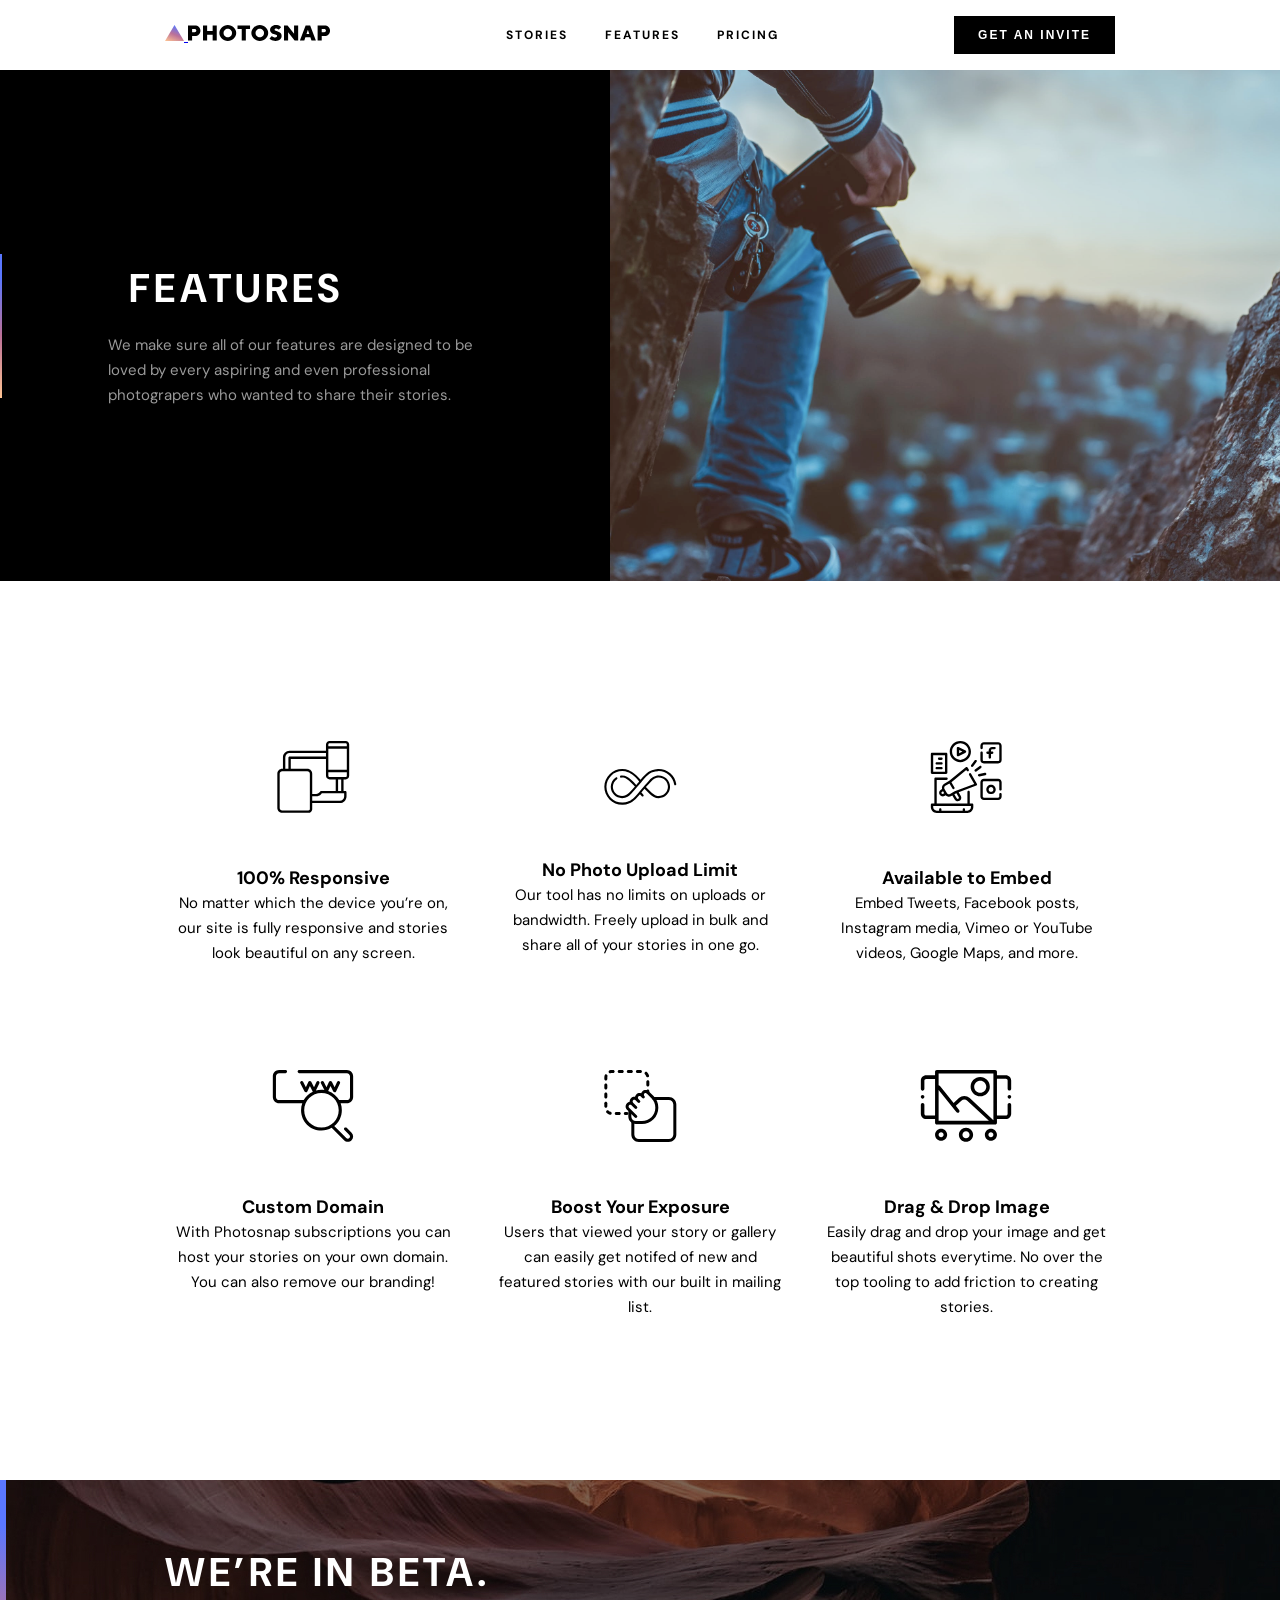
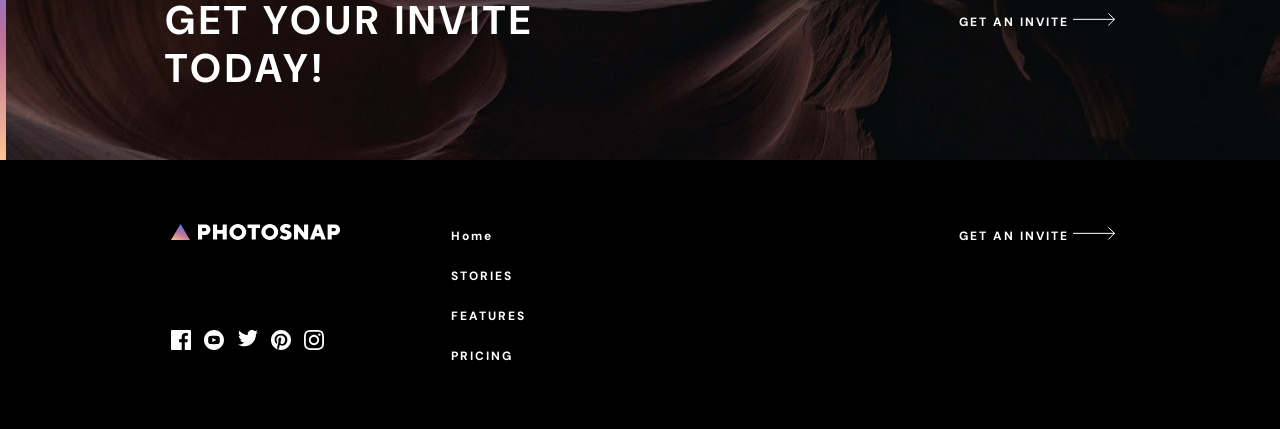
<file: pages/index.html>
<!DOCTYPE html>
<html lang="en">

<head>
    <meta charset="UTF-8">
    <meta name="viewport" content="width=device-width, initial-scale=1.0">
    <title>FEATURES</title>

    <!-- Local Style -->

    <link rel="stylesheet" href="../pages/styles/features.css">

    <!-- Fonts -->

    <link rel="preconnect" href="https://fonts.googleapis.com">
    <link rel="preconnect" href="https://fonts.gstatic.com" crossorigin>
    <link
        href="https://fonts.googleapis.com/css2?family=DM+Sans:ital,opsz,wght@0,9..40,100..1000;1,9..40,100..1000&display=swap"
        rel="stylesheet">
</head>

<body>
    <nav>
        <a href="./home.html">
            <span><svg width="19" height="16" viewBox="0 0 19 16" fill="none" xmlns="http://www.w3.org/2000/svg">
                    <path fill-rule="evenodd" clip-rule="evenodd" d="M0 16L9.5 0L19 16H0Z"
                        fill="url(#paint0_linear_83_32305)" />
                    <defs>
                        <linearGradient id="paint0_linear_83_32305" x1="9.5" y1="20" x2="16.6529" y2="3.01176"
                            gradientUnits="userSpaceOnUse">
                            <stop stop-color="#FFC593" />
                            <stop offset="0.519452" stop-color="#BC7198" />
                            <stop offset="1" stop-color="#5A77FF" />
                        </linearGradient>
                    </defs>
                </svg>
                <svg width="143" height="16" viewBox="0 0 143 16" fill="none" xmlns="http://www.w3.org/2000/svg">
                    <path fill-rule="evenodd" clip-rule="evenodd"
                        d="M43.1027 15.3622C42.0721 15.7874 40.9658 16 39.7838 16C38.5874 16 37.4775 15.7874 36.4541 15.3622C35.4306 14.9369 34.5405 14.3568 33.7838 13.6216C33.027 12.8865 32.4324 12.036 32 11.0703C31.5676 10.1045 31.3514 9.08108 31.3514 8C31.3514 6.91892 31.5676 5.8955 32 4.92973C32.4324 3.96396 33.027 3.11351 33.7838 2.37838C34.5405 1.64324 35.4306 1.06306 36.4541 0.637838C37.4775 0.212613 38.5874 0 39.7838 0C40.9658 0 42.0721 0.212613 43.1027 0.637838C44.1333 1.06306 45.027 1.64324 45.7838 2.37838C46.5405 3.11351 47.1351 3.96396 47.5676 4.92973C48 5.8955 48.2162 6.91892 48.2162 8C48.2162 9.08108 48 10.1045 47.5676 11.0703C47.1351 12.036 46.5405 12.8865 45.7838 13.6216C45.027 14.3568 44.1333 14.9369 43.1027 15.3622ZM4.10811 11.027V15.5676H0V0.432432H6.81081C7.64685 0.432432 8.41081 0.565766 9.1027 0.832432C9.79459 1.0991 10.3856 1.47027 10.8757 1.94595C11.3658 2.42162 11.7477 2.98378 12.0216 3.63243C12.2955 4.28108 12.4324 4.98018 12.4324 5.72973C12.4324 6.49369 12.2955 7.1964 12.0216 7.83784C11.7477 8.47928 11.3658 9.03784 10.8757 9.51351C10.3856 9.98919 9.79459 10.3604 9.1027 10.627C8.41081 10.8937 7.64685 11.027 6.81081 11.027H4.10811ZM4.10811 7.35135H6.59459C7.08468 7.35135 7.4955 7.18919 7.82703 6.86486C8.15856 6.54054 8.32432 6.16216 8.32432 5.72973C8.32432 5.2973 8.15856 4.91892 7.82703 4.59459C7.4955 4.27027 7.08468 4.10811 6.59459 4.10811H4.10811V7.35135ZM19.1351 15.5676V9.72973H24.6486V15.5676H28.7568V0.432432H24.6486V6.05405H19.1351V0.432432H15.027V15.5676H19.1351ZM39.7838 12.3243C39.1928 12.3243 38.6378 12.2162 38.1189 12C37.6 11.7838 37.1532 11.4811 36.7784 11.0919C36.4036 10.7027 36.1081 10.245 35.8919 9.71892C35.6757 9.19279 35.5676 8.61982 35.5676 8C35.5676 7.38018 35.6757 6.80721 35.8919 6.28108C36.1081 5.75495 36.4036 5.2973 36.7784 4.90811C37.1532 4.51892 37.6 4.21622 38.1189 4C38.6378 3.78378 39.1928 3.67568 39.7838 3.67568C40.3748 3.67568 40.9261 3.78378 41.4378 4C41.9495 4.21622 42.3964 4.51892 42.7784 4.90811C43.1604 5.2973 43.4595 5.75495 43.6757 6.28108C43.8919 6.80721 44 7.38018 44 8C44 8.61982 43.8919 9.19279 43.6757 9.71892C43.4595 10.245 43.1604 10.7027 42.7784 11.0919C42.3964 11.4811 41.9495 11.7838 41.4378 12C40.9261 12.2162 40.3748 12.3243 39.7838 12.3243ZM57.8378 4.10811V15.5676H53.7297V4.10811H49.5135V0.432432H62.0541V4.10811H57.8378ZM71.7838 16C72.9658 16 74.0721 15.7874 75.1027 15.3622C76.1333 14.9369 77.027 14.3568 77.7838 13.6216C78.5405 12.8865 79.1351 12.036 79.5676 11.0703C80 10.1045 80.2162 9.08108 80.2162 8C80.2162 6.91892 80 5.8955 79.5676 4.92973C79.1351 3.96396 78.5405 3.11351 77.7838 2.37838C77.027 1.64324 76.1333 1.06306 75.1027 0.637838C74.0721 0.212613 72.9658 0 71.7838 0C70.5874 0 69.4775 0.212613 68.4541 0.637838C67.4306 1.06306 66.5405 1.64324 65.7838 2.37838C65.027 3.11351 64.4324 3.96396 64 4.92973C63.5676 5.8955 63.3514 6.91892 63.3514 8C63.3514 9.08108 63.5676 10.1045 64 11.0703C64.4324 12.036 65.027 12.8865 65.7838 13.6216C66.5405 14.3568 67.4306 14.9369 68.4541 15.3622C69.4775 15.7874 70.5874 16 71.7838 16ZM70.1189 12C70.6378 12.2162 71.1928 12.3243 71.7838 12.3243C72.3748 12.3243 72.9261 12.2162 73.4378 12C73.9495 11.7838 74.3964 11.4811 74.7784 11.0919C75.1604 10.7027 75.4595 10.245 75.6757 9.71892C75.8919 9.19279 76 8.61982 76 8C76 7.38018 75.8919 6.80721 75.6757 6.28108C75.4595 5.75495 75.1604 5.2973 74.7784 4.90811C74.3964 4.51892 73.9495 4.21622 73.4378 4C72.9261 3.78378 72.3748 3.67568 71.7838 3.67568C71.1928 3.67568 70.6378 3.78378 70.1189 4C69.6 4.21622 69.1532 4.51892 68.7784 4.90811C68.4036 5.2973 68.1081 5.75495 67.8919 6.28108C67.6757 6.80721 67.5676 7.38018 67.5676 8C67.5676 8.61982 67.6757 9.19279 67.8919 9.71892C68.1081 10.245 68.4036 10.7027 68.7784 11.0919C69.1532 11.4811 69.6 11.7838 70.1189 12ZM87.5676 16C88.5189 16 89.3694 15.8667 90.1189 15.6C90.8685 15.3333 91.5027 14.973 92.0216 14.5189C92.5405 14.0649 92.9369 13.5387 93.2108 12.9405C93.4847 12.3423 93.6216 11.7045 93.6216 11.027C93.6216 10.1477 93.4486 9.42703 93.1027 8.86487C92.7568 8.3027 92.3243 7.84865 91.8054 7.5027C91.2865 7.15676 90.7207 6.88288 90.1081 6.68108C89.4955 6.47928 88.9297 6.29189 88.4108 6.11892C87.8919 5.94595 87.4595 5.76216 87.1135 5.56757C86.7676 5.37297 86.5946 5.1027 86.5946 4.75676C86.5946 4.42523 86.7423 4.12613 87.0378 3.85946C87.3333 3.59279 87.7261 3.45946 88.2162 3.45946C88.591 3.45946 88.9297 3.52072 89.2324 3.64324C89.5351 3.76577 89.7946 3.90631 90.0108 4.06486C90.2703 4.23784 90.5009 4.43243 90.7027 4.64865L93.0811 2.16216C92.7351 1.75856 92.3099 1.3982 91.8054 1.08108C91.373 0.807207 90.8252 0.558559 90.1622 0.335135C89.4991 0.111712 88.7063 0 87.7838 0C86.9189 0 86.1333 0.12973 85.427 0.389189C84.7207 0.648649 84.1189 0.994595 83.6216 1.42703C83.1243 1.85946 82.7387 2.35676 82.4649 2.91892C82.191 3.48108 82.0541 4.05766 82.0541 4.64865C82.0541 5.52793 82.227 6.24865 82.573 6.81081C82.9189 7.37297 83.3513 7.82703 83.8703 8.17297C84.3892 8.51892 84.955 8.79279 85.5676 8.99459C86.1802 9.1964 86.7459 9.38378 87.2649 9.55676C87.7838 9.72973 88.2162 9.91351 88.5622 10.1081C88.9081 10.3027 89.0811 10.573 89.0811 10.9189C89.0811 11.3514 88.9081 11.7297 88.5622 12.0541C88.2162 12.3784 87.7405 12.5405 87.1351 12.5405C86.645 12.5405 86.2018 12.4577 85.8054 12.2919C85.409 12.1261 85.0667 11.9423 84.7784 11.7405C84.4468 11.4955 84.1514 11.2216 83.8919 10.9189L81.5135 13.4054C81.9459 13.8955 82.4577 14.3279 83.0486 14.7027C83.5532 15.0342 84.1802 15.3333 84.9297 15.6C85.6793 15.8667 86.5586 16 87.5676 16ZM100.108 7.13514V15.5676H96V0.432432H99.5676L106.054 8.86486V0.432432H110.162V15.5676H106.616L100.108 7.13514ZM116.324 15.5676L117.405 12.3243H122.378L123.459 15.5676H127.892L122.162 0.432432H117.622L111.892 15.5676H116.324ZM119.892 4.64865L118.486 9.08108H121.297L119.892 4.64865ZM133.73 15.5676V11.027H136.432C137.268 11.027 138.032 10.8937 138.724 10.627C139.416 10.3604 140.007 9.98919 140.497 9.51351C140.987 9.03784 141.369 8.47928 141.643 7.83784C141.917 7.1964 142.054 6.49369 142.054 5.72973C142.054 4.98018 141.917 4.28108 141.643 3.63243C141.369 2.98378 140.987 2.42162 140.497 1.94595C140.007 1.47027 139.416 1.0991 138.724 0.832432C138.032 0.565766 137.268 0.432432 136.432 0.432432H129.622V15.5676H133.73ZM133.73 7.35135H136.216C136.706 7.35135 137.117 7.18919 137.449 6.86486C137.78 6.54054 137.946 6.16216 137.946 5.72973C137.946 5.2973 137.78 4.91892 137.449 4.59459C137.117 4.27027 136.706 4.10811 136.216 4.10811H133.73V7.35135Z"
                        fill="black" />
                </svg>
            </span>
        </a>
        <ul>
            <li><a href="./stories.html">STORIES</a></li>
            <li><a href="./index.html">FEATURES</a></li>
            <li><a href="./pricing.html">PRICING</a></li>
        </ul>
        <a href="#"><button>GET AN INVITE</button></a>
        <svg id="nav-list" width="20" height="6" viewBox="0 0 20 6" fill="none" xmlns="http://www.w3.org/2000/svg">
            <rect width="20" height="1" fill="black" />
            <rect y="5" width="20" height="1" fill="black" />
        </svg>

    </nav>
    <header>
        <div class="photo" id="formobile">
        </div>
        <div class="container">
            <span></span>
            <div class="content">
                <h1>FEATURES</h1>
                <p>We make sure all of our features are designed to be loved by every aspiring and even professional
                    photograpers who wanted to share their stories.</p>
            </div>
        </div>
        <div class="photo">
        </div>
    </header>
    <section class="info">
        <div class="container">
            <div class="card">
                <svg width="72" height="72" viewBox="0 0 72 72" fill="none" xmlns="http://www.w3.org/2000/svg">
                    <path fill-rule="evenodd" clip-rule="evenodd"
                        d="M68.3293 0.000222958H52.2987C50.3207 0.000222958 48.6407 1.54565 48.6407 3.52364V9.75792H12.2925C8.60213 9.7689 5.61695 12.7645 5.61811 16.4542V27.7949H4.8939C2.16803 27.7949 3.85859e-05 30.0622 3.85859e-05 32.791V66.9591C-0.00746911 68.2597 0.505942 69.5094 1.4265 70.4288C2.34648 71.3482 3.59623 71.861 4.89679 71.8524H30.9826C32.0498 71.8616 33.0738 71.4343 33.8182 70.6696C34.5609 69.9038 35.0391 68.9319 34.8912 67.8716V62.0947H62.467C66.1666 62.0883 69.1691 59.0985 69.191 55.3984V51.1692C69.1737 50.5051 68.632 49.9749 67.9678 49.9715H66.2341V38.4396H68.3293C70.3073 38.4396 71.8522 36.7608 71.8522 34.7828V3.52364C71.8632 2.58576 71.4959 1.68368 70.8323 1.02012C70.1693 0.357127 69.2667 -0.0107498 68.3293 0.000222958ZM51.0062 7.68811H69.4867V28.8298H51.0062V7.68811ZM68.3294 2.36573H52.2987C51.6253 2.36573 51.0062 2.85026 51.0062 3.52364V5.32261H69.4867V3.52364C69.4988 3.21352 69.3804 2.91206 69.161 2.69202C68.9409 2.47257 68.6395 2.35418 68.3294 2.36573ZM7.98361 16.4542C7.98072 14.0702 9.90789 12.1332 12.2925 12.1234H48.6407V15.5238H12.2197C11.5665 15.5238 11.0883 16.1181 11.0883 16.7713V27.7949H7.98361V16.4542ZM30.9826 69.4869C31.4209 69.5007 31.8454 69.3333 32.1561 69.0237C32.4414 68.7251 32.5887 68.3214 32.5627 67.9097C32.5627 67.9036 32.5537 67.9016 32.5448 67.8996C32.5358 67.8976 32.5269 67.8955 32.5269 67.8895V32.791C32.5269 31.3657 31.4273 30.1604 29.9985 30.1604H4.89679C3.47148 30.1604 2.36554 31.3657 2.36554 32.7944V66.9556C2.35688 67.6307 2.62138 68.2799 3.09841 68.7569C3.57601 69.2333 4.22572 69.4967 4.90083 69.4869H30.9826ZM30.002 27.7949H13.4538V17.8893H48.6407V34.7828C48.6707 36.7908 50.2912 38.4108 52.2987 38.4396H58.3984V49.9715H43.9963C43.6654 49.9744 43.3501 50.1153 43.1266 50.3601L42.0102 51.5539C41.1902 52.4352 40.0392 52.9336 38.8351 52.9284H34.8912V32.7875C34.8912 30.0622 32.7307 27.7949 30.002 27.7949ZM62.467 59.7292C64.8608 59.724 66.8047 57.7928 66.8255 55.3984V52.337H44.5149L43.7497 53.1536C42.4815 54.5211 40.6999 55.2967 38.8351 55.2939H34.8912V59.7292H62.467ZM63.8686 49.9715H60.7639V38.4396H63.8686V49.9715ZM52.2987 36.0741H68.3294C69.0027 36.0741 69.4867 35.4568 69.4867 34.7828V31.1953H51.0062V34.7828C51.0345 35.4845 51.5976 36.047 52.2987 36.0741Z"
                        fill="black" />
                </svg>

                <div class="content">
                    <h2>100% Responsive</h2>
                    <p>No matter which the device you’re on, our site is fully responsive and stories look beautiful on
                        any screen.</p>
                </div>
            </div>
            <div class="card" id="secondcard">
                <svg width="72" height="36" viewBox="0 0 72 36" fill="none" xmlns="http://www.w3.org/2000/svg">
                    <path fill-rule="evenodd" clip-rule="evenodd"
                        d="M54.3835 29.1925C50.6997 29.1926 47.9123 27.1502 45.671 25.1522C43.2559 22.9991 41.2518 20.8951 40.189 19.737C39.8392 20.1524 38.8537 21.3495 38.0494 22.3265C37.6071 22.8638 37.2196 23.3345 37.0228 23.572C37.6766 24.3295 38.3422 25.0557 39.007 25.7364C39.4146 26.1536 39.4067 26.8221 38.9895 27.2296C38.5722 27.637 37.9037 27.6292 37.4962 27.2121C36.8836 26.585 36.2713 25.9211 35.6678 25.2315C29.3517 32.9189 25.4365 34.1813 24.5636 34.3755C22.6584 35.1509 20.6447 35.5864 18.5768 35.6702C18.572 35.6705 18.5673 35.6707 18.5626 35.6708C18.5601 35.6708 18.5577 35.6709 18.5553 35.6709L17.8638 35.6849L17.8424 35.685C13.0519 35.685 8.55485 33.8126 5.17971 30.4127C1.80485 27.0131 -0.034388 22.5018 0.000487011 17.7096C0.0352214 12.9551 1.93436 8.48884 5.34789 5.13352C8.76353 1.77638 13.2616 -0.0487892 18.0236 0.000992098C20.2421 0.0230702 22.4039 0.447898 24.4491 1.26366C24.546 1.30234 24.6435 1.34059 24.7416 1.37729C25.7143 1.74095 30.6581 3.84568 36.2248 10.7753C42.6958 2.80098 46.708 1.50652 47.5915 1.30965C49.4968 0.534242 51.5104 0.0987265 53.5785 0.014914C53.5856 0.0144921 53.5928 0.0143515 53.6 0.0142108L54.2914 0.000288973L54.3128 0.000148348C58.5916 0.000148348 62.7296 1.53788 65.9649 4.32999C69.166 7.09271 71.2877 10.9028 71.9392 15.0587C72.0294 15.6348 71.6356 16.1751 71.0594 16.2655C70.4831 16.3554 69.9429 15.9619 69.8526 15.3858C69.2785 11.7235 67.4078 8.36495 64.5849 5.92876C61.7357 3.46979 58.0917 2.11459 54.3231 2.11205L53.6536 2.12555C51.8031 2.20177 50.0027 2.59721 48.3022 3.3009C48.2163 3.33648 48.1617 3.3556 48.072 3.36713C47.8595 3.41593 44.0058 4.40368 37.5085 12.5485C37.5072 12.5502 37.5058 12.5519 37.5045 12.5536C37.5014 12.5573 37.4984 12.561 37.4953 12.5647C37.4953 12.5647 30.1533 21.3098 27.1093 24.5039C25.0291 26.6868 22.0878 29.1925 17.7724 29.1925C11.514 29.1924 6.42255 24.1007 6.42255 17.8425C6.42255 14.0385 8.31452 10.5058 11.4835 8.39237C11.9689 8.06893 12.6245 8.19999 12.948 8.68515C13.2715 9.17045 13.1405 9.82604 12.6552 10.1496C10.075 11.87 8.5346 14.7457 8.5346 17.8421C8.5346 22.9358 12.6788 27.08 17.7725 27.08C20.514 27.08 22.9221 25.8359 25.5806 23.0463C27.3793 21.159 29.0353 19.3441 30.5821 17.5648C29.6036 16.4925 27.5409 14.3037 25.0791 12.1089C21.6162 9.02194 19.4425 8.60429 17.773 8.60429H17.769C17.4615 8.60429 17.1514 8.61976 16.8469 8.64999C16.2677 8.70709 15.7494 8.28395 15.6917 7.70359C15.634 7.12323 16.0578 6.60615 16.6381 6.54835C17.0115 6.51123 17.3919 6.49238 17.7685 6.49238H17.7723C21.4559 6.49238 24.2433 8.53468 26.4845 10.5327C28.8998 12.6858 30.9031 14.7891 31.9664 15.9474C32.5083 15.3039 34.8519 12.4418 34.8519 12.4418C29.3974 5.51799 24.5518 3.56077 24.0021 3.35518C23.8899 3.31313 23.7786 3.26954 23.6674 3.22524C21.865 2.50637 19.9594 2.13216 18.0027 2.11262C17.9499 2.1122 17.8964 2.11191 17.8435 2.11191C13.7089 2.11191 9.80303 3.71602 6.82853 6.63962C3.81803 9.59851 2.14319 13.5353 2.11267 17.7247C2.08174 21.9499 3.70342 25.9273 6.67877 28.9245C9.65186 31.9194 13.6126 33.5699 17.8319 33.5727L18.5017 33.5592C20.352 33.4831 22.1526 33.0877 23.853 32.384C23.9388 32.3484 23.9935 32.3294 24.0832 32.3177C24.2984 32.2684 28.2293 31.2597 34.8478 22.8831C35.0987 22.5657 42.0019 14.3753 45.0459 11.1811C47.1262 8.99832 50.0678 6.49266 54.3827 6.49266H54.3828C60.6412 6.49266 65.7327 11.5841 65.7327 17.8425C65.7327 24.0986 60.6432 29.1901 54.3872 29.1925H54.3835ZM54.3828 8.60471C51.6414 8.60457 49.2333 9.84854 46.5748 12.6383C44.7763 14.5253 43.1198 16.3404 41.5732 18.1193C42.5512 19.1914 44.614 21.3806 47.0763 23.5758C50.5391 26.6629 52.7132 27.0806 54.3827 27.0806H54.3864C59.4783 27.0786 63.6208 22.9345 63.6208 17.8426C63.6208 12.7488 59.4766 8.60471 54.3828 8.60471Z"
                        fill="black" />
                </svg>

                <div class="content">
                    <h2>No Photo Upload Limit</h2>
                    <p>Our tool has no limits on uploads or bandwidth. Freely upload in bulk and share all of your
                        stories in one go.</p>
                </div>
            </div>
            <div class="card">
                <svg width="71" height="72" viewBox="0 0 71 72" fill="none" xmlns="http://www.w3.org/2000/svg">
                    <path fill-rule="evenodd" clip-rule="evenodd"
                        d="M38.9508 62.5573H41.3115C41.9634 62.5573 42.4918 63.0858 42.4918 63.7376V66.0983C42.4918 69.3577 39.8495 71.9999 36.5902 71.9999H5.90164C2.64225 71.9999 0 69.3577 0 66.0983V63.7376C0 63.0858 0.528451 62.5573 1.18033 62.5573H3.54098V37.7704C3.54098 37.1185 4.06943 36.5901 4.72131 36.5901H15.722C16.3738 36.5901 16.9023 37.1185 16.9023 37.7704C16.9023 38.4223 16.3738 38.9507 15.722 38.9507H5.90164V62.5573H36.5902V50.9901C36.5902 50.3382 37.1186 49.8098 37.7705 49.8098C38.4224 49.8098 38.9508 50.3382 38.9508 50.9901V62.5573ZM36.5902 69.6393C38.5458 69.6393 40.1311 68.0539 40.1311 66.0983V64.918H2.36066V66.0983C2.36066 68.0539 3.94601 69.6393 5.90164 69.6393H8.26229V68.4589C8.26229 67.8071 8.79075 67.2786 9.44262 67.2786C10.0945 67.2786 10.623 67.8071 10.623 68.4589V69.6393H31.8689V68.4589C31.8689 67.8071 32.3973 67.2786 33.0492 67.2786C33.7011 67.2786 34.2295 67.8071 34.2295 68.4589V69.6393H36.5902Z"
                        fill="black" />
                    <path
                        d="M61.377 8.26227H63.7376C64.3895 8.26227 64.918 7.73382 64.918 7.08194C64.918 6.43006 64.3895 5.90161 63.7376 5.90161H61.377C59.4214 5.90161 57.836 7.48696 57.836 9.4426V10.6229H56.6557C56.0038 10.6229 55.4753 11.1514 55.4753 11.8033C55.4753 12.4551 56.0038 12.9836 56.6557 12.9836H57.836V16.5246C57.836 17.1764 58.3644 17.7049 59.0163 17.7049C59.6682 17.7049 60.1967 17.1764 60.1967 16.5246V12.9836H61.377C62.0289 12.9836 62.5573 12.4551 62.5573 11.8033C62.5573 11.1514 62.0289 10.6229 61.377 10.6229H60.1967V9.4426C60.1967 8.79072 60.7251 8.26227 61.377 8.26227Z"
                        fill="black" />
                    <path
                        d="M67.2786 1.18042H53.1147C51.1591 1.18042 49.5737 2.76577 49.5737 4.7214V7.08206C49.5737 7.73394 50.1022 8.26239 50.7541 8.26239C51.4059 8.26239 51.9344 7.73394 51.9344 7.08206V4.7214C51.9344 4.06953 52.4628 3.54108 53.1147 3.54108H67.2786C67.9305 3.54108 68.459 4.06953 68.459 4.7214V18.8853C68.459 19.5372 67.9305 20.0657 67.2786 20.0657H53.1147C52.4628 20.0657 51.9344 19.5372 51.9344 18.8853V11.8034C51.9344 11.1515 51.4059 10.623 50.7541 10.623C50.1022 10.623 49.5737 11.1515 49.5737 11.8034V18.8853C49.5737 20.841 51.1591 22.4263 53.1147 22.4263H67.2786C69.2343 22.4263 70.8196 20.841 70.8196 18.8853V4.7214C70.8196 2.76577 69.2343 1.18042 67.2786 1.18042V1.18042Z"
                        fill="black" />
                    <path fill-rule="evenodd" clip-rule="evenodd"
                        d="M60.1967 53.1147C57.5891 53.1147 55.4753 51.0009 55.4753 48.3934C55.4753 45.7859 57.5891 43.6721 60.1967 43.6721C62.8042 43.6721 64.918 45.7859 64.918 48.3934C64.918 51.0009 62.8042 53.1147 60.1967 53.1147ZM60.1967 50.7541C61.5004 50.7541 62.5573 49.6972 62.5573 48.3934C62.5573 47.0897 61.5004 46.0328 60.1967 46.0328C58.8929 46.0328 57.836 47.0897 57.836 48.3934C57.836 49.6972 58.8929 50.7541 60.1967 50.7541Z"
                        fill="black" />
                    <path
                        d="M67.2786 37.7705H53.1147C51.1591 37.7705 49.5737 39.3559 49.5737 41.3115V55.4754C49.5737 57.4311 51.1591 59.0164 53.1147 59.0164H67.2786C69.2343 59.0164 70.8196 57.4311 70.8196 55.4754V53.1148C70.8196 52.4629 70.2912 51.9344 69.6393 51.9344C68.9874 51.9344 68.459 52.4629 68.459 53.1148V55.4754C68.459 56.1273 67.9305 56.6558 67.2786 56.6558H53.1147C52.4628 56.6558 51.9344 56.1273 51.9344 55.4754V41.3115C51.9344 40.6596 52.4628 40.1312 53.1147 40.1312H67.2786C67.9305 40.1312 68.459 40.6596 68.459 41.3115V48.3935C68.459 49.0453 68.9874 49.5738 69.6393 49.5738C70.2912 49.5738 70.8196 49.0453 70.8196 48.3935V41.3115C70.8196 39.3559 69.2343 37.7705 67.2786 37.7705Z"
                        fill="black" />
                    <path fill-rule="evenodd" clip-rule="evenodd"
                        d="M27.1476 15.3443C26.9266 15.345 26.7099 15.2837 26.522 15.1673C26.1762 14.9511 25.9665 14.5718 25.9673 14.164V7.08203C25.9685 6.67294 26.1815 6.29366 26.5302 6.07965C26.8788 5.86565 27.3134 5.84744 27.6788 6.03154L34.7607 9.57252C35.1549 9.77447 35.4029 10.1801 35.4029 10.623C35.4029 11.0659 35.1549 11.4716 34.7607 11.6735L27.6788 15.2145C27.5143 15.2987 27.3324 15.3432 27.1476 15.3443ZM31.5857 10.623L28.3279 8.99416V12.2519L31.5857 10.623Z"
                        fill="black" />
                    <path fill-rule="evenodd" clip-rule="evenodd"
                        d="M40.1312 10.623C40.1312 16.4898 35.3751 21.2459 29.5082 21.2459C23.6413 21.2459 18.8853 16.4898 18.8853 10.623C18.8853 4.75606 23.6413 0 29.5082 0C35.3751 0 40.1312 4.75606 40.1312 10.623ZM37.7705 10.623C37.7705 6.05981 34.0713 2.36066 29.5082 2.36066C24.9451 2.36066 21.2459 6.05981 21.2459 10.623C21.2459 15.1861 24.9451 18.8852 29.5082 18.8852C34.0713 18.8852 37.7705 15.1861 37.7705 10.623Z"
                        fill="black" />
                    <path
                        d="M41.3115 25.9673C41.683 25.9673 42.0329 25.7924 42.2558 25.4952L45.7967 20.7738C46.1879 20.2523 46.0822 19.5125 45.5607 19.1214C45.0392 18.7303 44.2993 18.836 43.9082 19.3575L40.3672 24.0788C39.9761 24.6003 40.0818 25.3401 40.6033 25.7312C40.8076 25.8845 41.0561 25.9673 41.3115 25.9673Z"
                        fill="black" />
                    <path
                        d="M43.9083 30.2164C44.1312 30.5137 44.481 30.6886 44.8525 30.6886C45.1079 30.6886 45.3564 30.6057 45.5607 30.4525L50.282 26.9115C50.8035 26.5204 50.9092 25.7806 50.5181 25.2591C50.127 24.7376 49.3871 24.6319 48.8656 25.023L44.1443 28.564C43.6228 28.9551 43.5171 29.6949 43.9083 30.2164Z"
                        fill="black" />
                    <path
                        d="M55.4754 32.8131C55.4187 32.4969 55.2356 32.2175 54.9683 32.0393C54.7011 31.8611 54.3727 31.7996 54.059 31.8689L48.1574 33.0492C47.5055 33.1144 47.0299 33.6957 47.0951 34.3475C47.1603 34.9994 47.7416 35.475 48.3934 35.4098H48.6295L54.5312 34.2295C54.8473 34.1728 55.1268 33.9897 55.305 33.7224C55.4832 33.4551 55.5447 33.1268 55.4754 32.8131Z"
                        fill="black" />
                    <path fill-rule="evenodd" clip-rule="evenodd"
                        d="M15.3443 33.0491H1.18033C0.528451 33.0491 0 32.5207 0 31.8688V12.9836C0 12.3317 0.528451 11.8032 1.18033 11.8032H15.3443C15.9961 11.8032 16.5246 12.3317 16.5246 12.9836V31.8688C16.5246 32.5207 15.9961 33.0491 15.3443 33.0491ZM14.1639 14.1639H2.36066V30.6885H14.1639V14.1639Z"
                        fill="black" />
                    <path
                        d="M10.623 16.5247H8.26236C7.61048 16.5247 7.08203 17.0531 7.08203 17.705C7.08203 18.3569 7.61048 18.8853 8.26236 18.8853H10.623C11.2749 18.8853 11.8033 18.3569 11.8033 17.705C11.8033 17.0531 11.2749 16.5247 10.623 16.5247Z"
                        fill="black" />
                    <path
                        d="M10.6228 21.2458H5.90152C5.24964 21.2458 4.72119 21.7743 4.72119 22.4262C4.72119 23.0781 5.24964 23.6065 5.90152 23.6065H10.6228C11.2747 23.6065 11.8032 23.0781 11.8032 22.4262C11.8032 21.7743 11.2747 21.2458 10.6228 21.2458Z"
                        fill="black" />
                    <path
                        d="M10.6228 25.9673H5.90152C5.24964 25.9673 4.72119 26.4957 4.72119 27.1476C4.72119 27.7995 5.24964 28.3279 5.90152 28.3279H10.6228C11.2747 28.3279 11.8032 27.7995 11.8032 27.1476C11.8032 26.4957 11.2747 25.9673 10.6228 25.9673Z"
                        fill="black" />
                    <path fill-rule="evenodd" clip-rule="evenodd"
                        d="M40.2728 32.6952C40.0619 32.3283 39.6714 32.1018 39.2482 32.1009C38.8251 32.1001 38.4336 32.3251 38.2213 32.6911C38.009 33.0571 38.0081 33.5086 38.219 33.8755L43.4242 42.8814L24.539 49.9634H24.4564H24.3619L21.2931 51.7338L19.2511 52.9142C18.7082 53.228 18.0627 53.313 17.457 53.1502C16.8546 52.9875 16.3411 52.5928 16.0288 52.0525L13.6682 47.9686C13.0916 46.8594 13.4798 45.493 14.5534 44.8525L18.6374 42.4919L21.5882 47.6027C21.7999 47.9693 22.1917 48.1945 22.6151 48.1929C23.0376 48.1945 23.4288 47.9702 23.6408 47.6047C23.8528 47.2392 23.8532 46.7883 23.6419 46.4224L20.5967 41.1581L35.4098 28.9417L35.8937 29.7797C36.2197 30.3469 36.9437 30.5424 37.5108 30.2165C38.0779 29.8905 38.2735 29.1666 37.9475 28.5994L36.7672 26.5574C36.5921 26.2581 36.2943 26.0509 35.9528 25.9909C35.6094 25.9262 35.2549 26.0169 34.9849 26.2388L18.4603 39.8597L13.4321 42.7634C11.5763 43.8443 10.6839 46.0414 11.2603 48.1102L10.08 48.783C8.83622 49.4973 8.14614 50.8912 8.33231 52.3133C8.51848 53.7354 9.54411 54.9048 10.9298 55.2748C11.2302 55.3544 11.5397 55.3941 11.8505 55.3929C12.4714 55.3903 13.0812 55.2277 13.621 54.9207L14.8013 54.2479C15.3683 54.8337 16.0814 55.2574 16.8669 55.4755C17.2702 55.5883 17.6874 55.6439 18.1062 55.6407C18.9359 55.6426 19.7509 55.4226 20.4669 55.0034L21.4937 54.4132L23.8544 58.5089C24.8312 60.1977 26.9899 60.7782 28.6819 59.8073C29.4963 59.3381 30.0906 58.5644 30.3342 57.6567C30.5777 56.749 30.4504 55.7817 29.9803 54.9679L27.8321 51.2263L45.537 44.5811C45.862 44.4589 46.1167 44.1999 46.2334 43.8729C46.3497 43.5498 46.3195 43.1922 46.1508 42.8932L40.2728 32.6952ZM12.3934 52.867C12.1219 53.0239 11.7992 53.0664 11.4964 52.985C11.194 52.9064 10.935 52.7112 10.7764 52.442C10.6194 52.1706 10.577 51.8478 10.6583 51.545C10.7397 51.2406 10.9395 50.9813 11.2131 50.825L12.24 50.2348L13.4203 52.2768L12.3934 52.867ZM28.0446 57.0689C28.1259 56.7661 28.0835 56.4433 27.9265 56.1719L25.5777 52.1352H25.4833L23.5239 53.2565L25.8846 57.3522C26.2127 57.9099 26.9287 58.0994 27.4898 57.7771C27.761 57.6235 27.9604 57.369 28.0446 57.0689Z"
                        fill="black" />
                </svg>

                <div class="content">
                    <h2>Available to Embed</h2>
                    <p>Embed Tweets, Facebook posts, Instagram media, Vimeo or YouTube videos, Google Maps, and more.
                    </p>
                </div>
            </div>
            <div class="card">
                <svg width="81" height="72" viewBox="0 0 81 72" fill="none" xmlns="http://www.w3.org/2000/svg">
                    <path fill-rule="evenodd" clip-rule="evenodd"
                        d="M80.3137 6.27451V26.9804C80.3137 30.44 77.4994 33.2549 74.0392 33.2549H67.8168C68.595 35.4118 69.0202 37.7353 69.0202 40.1569C69.0202 46.5637 66.0496 52.2886 61.4148 56.0294L73.4522 68.0674C74.3027 68.9179 75.6869 68.9179 76.5374 68.0674C77.3879 67.2163 77.3879 65.8321 76.5374 64.9816L71.6458 60.0895C71.0331 59.4767 71.0331 58.4841 71.6458 57.8713C72.258 57.2586 73.2512 57.2592 73.864 57.8713L78.7555 62.7629C80.8297 64.837 80.8297 68.2114 78.7555 70.2855C77.7188 71.3223 76.3566 71.8407 74.9945 71.8407C73.6324 71.8407 72.2702 71.3223 71.2335 70.2855L58.7837 57.8358C55.7917 59.5613 52.3229 60.549 48.6281 60.549C37.3836 60.549 28.2359 51.4013 28.2359 40.1569C28.2359 37.7353 28.6612 35.4118 29.4393 33.2549H6.27451C2.81495 33.2549 0 30.4406 0 26.9804V6.27451C0 2.81495 2.81495 0 6.27451 0H12.7047C13.5711 0 14.2733 0.702206 14.2733 1.56863C14.2733 2.43505 13.5711 3.13725 12.7047 3.13725H6.27451C4.54473 3.13725 3.13725 4.54473 3.13725 6.27451V26.9804C3.13725 28.7102 4.54473 30.1176 6.27451 30.1176H30.8842C32.9718 26.4424 36.1679 23.4767 40.0147 21.6765C39.9528 21.5987 39.8958 21.5172 39.8493 21.4271L37.0729 16.0631L34.5165 21.3848C34.2592 21.921 33.7206 22.2653 33.1262 22.2745C32.5331 22.2782 31.9828 21.9553 31.7096 21.4271L27.4871 13.2702C27.0888 12.5006 27.3897 11.5545 28.1593 11.1562C28.9289 10.758 29.875 11.0588 30.2733 11.8278L33.0502 17.1924L35.606 11.8701C35.8634 11.3339 36.402 10.9896 36.9963 10.981C37.5913 10.9755 38.1397 11.2996 38.413 11.8278L41.19 17.1924L43.7463 11.8701C44.1207 11.0888 45.0582 10.7598 45.8388 11.1354C46.6201 11.5104 46.9491 12.4473 46.5741 13.2279L43.0637 20.5368C44.8333 20.0343 46.7004 19.7647 48.6287 19.7647C49.6244 19.7647 50.6036 19.8382 51.5613 19.9767L48.0895 13.2702C47.6918 12.5006 47.992 11.5545 48.7616 11.1562C49.5312 10.758 50.4779 11.0588 50.8762 11.8278L53.6526 17.1924L56.2089 11.8701C56.4663 11.3339 57.0043 10.9896 57.5993 10.981C58.1918 10.9755 58.7426 11.2996 59.0159 11.8278L61.7929 17.1924L64.3487 11.8701C64.7237 11.0888 65.6611 10.7598 66.4418 11.1354C67.2224 11.5104 67.5515 12.4473 67.1765 13.2279L63.2592 21.3848C63.0018 21.921 62.4632 22.2653 61.8689 22.2745H61.845C61.2592 22.2745 60.7218 21.9485 60.4522 21.4271L57.6752 16.0631L55.3499 20.9044C60.0417 22.5472 63.9553 25.8585 66.3762 30.1244C66.4203 30.1207 66.4645 30.1176 66.5098 30.1176H74.0392C75.769 30.1176 77.1765 28.7102 77.1765 26.9804V6.27451C77.1765 4.54473 75.769 3.13725 74.0392 3.13725H26.3511C25.4853 3.13725 24.7825 2.43505 24.7825 1.56863C24.7825 0.702206 25.4853 0 26.3511 0H74.0392C77.4988 0 80.3137 2.81495 80.3137 6.27451ZM31.3732 40.1569C31.3732 49.671 39.114 57.4118 48.6281 57.4118C58.1428 57.4118 65.883 49.671 65.883 40.1569C65.883 30.6428 58.1422 22.902 48.6281 22.902C39.114 22.902 31.3732 30.6428 31.3732 40.1569Z"
                        fill="black" />
                </svg>


                <div class="content">
                    <h2>Custom Domain</h2>
                    <p>With Photosnap subscriptions you can host your stories on your own domain. You can also remove
                        our branding!</p>
                </div>
            </div>
            <div class="card">
                <svg width="72" height="72" viewBox="0 0 72 72" fill="none" xmlns="http://www.w3.org/2000/svg">
                    <g id="001-drag">
                        <path id="Path"
                            d="M64.5 27H49.5C48.672 27 48 27.672 48 28.5C48 29.328 48.672 30.0001 49.5 30.0001H64.5C66.9811 30.0001 69 32.019 69 34.5001V64.5C69 66.9811 66.9811 69 64.5 69H34.5C32.0189 69 30 66.9811 30 64.5V52.5001C30 51.6721 29.3279 51 28.4999 51C27.6719 51 27 51.672 27 52.5V64.4999C27 68.634 30.366 72 34.5 72H64.4999C68.634 72 72 68.634 72 64.5V34.5C72 30.366 68.634 27 64.5 27Z"
                            fill="black" />
                        <path id="Path_2"
                            d="M22.5001 42H21C20.172 42 19.5 42.672 19.5 43.5C19.5 44.328 20.172 45 21 45H22.5001C23.3281 45 24.0001 44.3279 24.0001 43.4999C24.0001 42.6719 23.3281 42 22.5001 42Z"
                            fill="black" />
                        <g id="Group">
                            <path id="Path_3"
                                d="M8.82247 0H7.49947C6.78256 0 6.07452 0.101953 5.39347 0.299953C4.59852 0.533953 4.14247 1.368 4.37352 2.16295C4.56547 2.817 5.16552 3.24 5.81352 3.24C5.95456 3.24 6.09547 3.222 6.23652 3.17995C6.64447 3.06 7.06747 2.99995 7.49947 2.99995H8.82247C9.65342 2.99995 10.3225 2.32791 10.3225 1.49991C10.3225 0.671906 9.65047 0 8.82247 0Z"
                                fill="black" />
                            <path id="Path_4"
                                d="M2.99995 36.171V33.138C2.99995 32.31 2.32791 31.6379 1.49991 31.6379C0.671906 31.6379 0 32.31 0 33.138V36.171C0 36.999 0.672047 37.671 1.50005 37.671C2.32805 37.671 2.99995 36.999 2.99995 36.171Z"
                                fill="black" />
                            <path id="Path_5"
                                d="M1.50005 28.572C2.32805 28.572 3.00009 27.9 3.00009 27.072V24.039C3.00009 23.211 2.32805 22.5389 1.50005 22.5389C0.672047 22.5389 0 23.211 0 24.039V27.072C0 27.9 0.672047 28.572 1.50005 28.572Z"
                                fill="black" />
                            <path id="Path_6"
                                d="M1.50005 10.377C2.32805 10.377 3.00009 9.70496 3.00009 8.87696V7.49996C3.00009 7.08301 3.05705 6.67196 3.16814 6.27596C3.39314 5.47791 2.93119 4.64991 2.13314 4.42491C1.34114 4.18796 0.507094 4.65891 0.282094 5.45991C0.0960469 6.12296 0 6.81005 0 7.49996V8.87696C0 9.70496 0.672047 10.377 1.50005 10.377Z"
                                fill="black" />
                            <path id="Path_7"
                                d="M1.50005 19.476C2.32805 19.476 3.00009 18.8039 3.00009 17.9759V14.9429C3.00009 14.1149 2.32805 13.4429 1.50005 13.4429C0.672047 13.4429 0 14.1149 0 14.9429V17.9759C0 18.8039 0.672047 19.476 1.50005 19.476Z"
                                fill="black" />
                            <path id="Path_8"
                                d="M6.27031 41.829C5.54426 41.622 4.87235 41.229 4.33235 40.6921C3.74735 40.1071 2.79631 40.1131 2.21131 40.6981C1.62631 41.2861 1.62926 42.2371 2.21735 42.8192C3.11735 43.7162 4.23631 44.3701 5.45131 44.7152C5.58926 44.7542 5.72735 44.7722 5.86235 44.7722C6.51331 44.7722 7.11631 44.3431 7.30235 43.6832C7.53031 42.885 7.06821 42.054 6.27031 41.829Z"
                                fill="black" />
                            <path id="Path_9"
                                d="M43.2566 7.30805C43.3946 7.30805 43.5356 7.29005 43.6767 7.24505C44.4716 7.01105 44.9306 6.1801 44.6966 5.385C44.3427 4.17295 43.6767 3.06005 42.7736 2.16595C42.1856 1.58391 41.2346 1.587 40.6525 2.17791C40.0705 2.76586 40.0765 3.71691 40.6645 4.29895C41.2045 4.83895 41.6065 5.50495 41.8165 6.22791C42.0087 6.8821 42.6057 7.30805 43.2566 7.30805Z"
                                fill="black" />
                            <path id="Path_10"
                                d="M36.117 0H33.084C32.256 0 31.584 0.672047 31.584 1.50005C31.584 2.32805 32.256 3.00009 33.084 3.00009H36.117C36.945 3.00009 37.6171 2.32805 37.6171 1.50005C37.6171 0.672047 36.945 0 36.117 0Z"
                                fill="black" />
                            <path id="Path_11"
                                d="M14.9373 42H11.9043C11.0763 42 10.4043 42.672 10.4043 43.5C10.4043 44.328 11.0763 45 11.9043 45H14.9373C15.7653 45 16.4374 44.3279 16.4374 43.4999C16.4374 42.6719 15.7653 42 14.9373 42Z"
                                fill="black" />
                            <path id="Path_12"
                                d="M43.5 10.35C42.672 10.35 42 11.022 42 11.85V14.883C42 15.711 42.672 16.3831 43.5 16.3831C44.328 16.3831 45.0001 15.711 45.0001 14.883V11.85C45.0001 11.0189 44.328 10.35 43.5 10.35Z"
                                fill="black" />
                            <path id="Path_13"
                                d="M27.0213 0H23.9883C23.1574 0 22.4883 0.672047 22.4883 1.50005C22.4883 2.32805 23.1603 3.00009 23.9883 3.00009H27.0184C27.8493 3.00009 28.5214 2.32805 28.5214 1.50005C28.5214 0.672047 27.8493 0 27.0213 0Z"
                                fill="black" />
                            <path id="Path_14"
                                d="M17.9217 0H14.8887C14.0607 0 13.3887 0.672047 13.3887 1.50005C13.3887 2.32805 14.0607 3.00009 14.8887 3.00009H17.9217C18.7497 3.00009 19.4218 2.32805 19.4218 1.50005C19.4218 0.672047 18.7497 0 17.9217 0Z"
                                fill="black" />
                        </g>
                        <path id="Path_15"
                            d="M43.5 19.5C42.672 19.5 42 20.172 42 21V22.5C42 23.328 42.672 24 43.5 24C44.328 24 45.0001 23.328 45.0001 22.5V20.9999C45.0001 20.1719 44.328 19.5 43.5 19.5Z"
                            fill="black" />
                        <path id="Shape" fill-rule="evenodd" clip-rule="evenodd"
                            d="M44.5623 21.438L49.2123 26.088C52.2993 29.178 54.0003 33.2849 54.0003 37.6499C54.0003 46.665 46.6653 54 37.6502 54H31.5003C27.3663 54 24.0003 50.634 24.0001 46.5V41.121L22.6561 39.777C21.7712 38.895 21.2852 37.716 21.2852 36.465C21.2852 35.214 21.7712 34.038 22.6561 33.153C23.3881 32.4209 24.3211 31.9619 25.3321 31.824C25.2421 30.519 25.695 29.184 26.6911 28.188C27.7321 27.1471 29.2261 26.6611 30.6571 26.862C30.8281 25.9741 31.2542 25.125 31.9412 24.4381C33.2012 23.1781 35.1571 22.7551 36.7922 23.325C37.0112 22.635 37.3952 21.984 37.9412 21.438C39.7653 19.6139 42.7382 19.6139 44.5623 21.438ZM31.5003 51H37.6502C45.0122 51 51.0003 45.0119 51.0002 37.6501C51.0002 34.0861 49.6112 30.732 47.0912 28.212L42.4412 23.562C41.7842 22.905 40.7192 22.905 40.0623 23.562C39.7443 23.877 39.5672 24.3 39.5672 24.75C39.5672 25.2 39.7413 25.623 40.0593 25.938C40.3533 26.232 40.5003 26.6159 40.5003 27C40.5003 27.384 40.3532 27.7679 40.0623 28.062C39.4773 28.647 38.5262 28.647 37.9412 28.062L36.4412 26.5619C35.8053 25.9259 34.6982 25.9259 34.0622 26.5619C33.4052 27.2189 33.4052 28.2839 34.0622 28.9409L35.5623 30.4409C35.8533 30.732 36.0003 31.1159 36.0003 31.5C36.0003 31.884 35.8532 32.2679 35.5623 32.562C34.9773 33.147 34.0262 33.147 33.4412 32.562L31.1912 30.312C30.5553 29.6759 29.4483 29.6759 28.8123 30.312C28.1553 30.969 28.1553 32.0339 28.8123 32.6909L32.5623 36.441C32.8534 36.7321 33.0003 37.116 33.0003 37.5C33.0003 37.8841 32.8533 38.268 32.5623 38.562C31.9773 39.147 31.0262 39.147 30.4412 38.562L27.1562 35.277C26.5203 34.641 25.4133 34.641 24.7773 35.277C24.4592 35.595 24.2852 36.018 24.2852 36.465C24.2852 36.9121 24.4593 37.338 24.7773 37.653L32.5623 45.438C32.8534 45.7321 33.0003 46.116 33.0003 46.5C33.0003 46.8841 32.8533 47.268 32.5623 47.562C31.9773 48.147 31.0262 48.147 30.4412 47.562L27.0003 44.1211V46.5C27.0003 48.9811 29.0192 51 31.5003 51Z"
                            fill="black" />
                    </g>
                </svg>

                <div class="content">
                    <h2>Boost Your Exposure</h2>
                    <p>Users that viewed your story or gallery can easily get notifed of new and featured stories with
                        our built in mailing list.</p>
                </div>
            </div>
            <div class="card">
                <svg width="91" height="72" viewBox="0 0 91 72" fill="none" xmlns="http://www.w3.org/2000/svg">
                    <g id="002-slider">
                        <path id="Shape" fill-rule="evenodd" clip-rule="evenodd"
                            d="M76.1241 5.27213H85.0171C87.9641 5.27213 90.3529 7.66097 90.3529 10.6079V18.7402C90.3529 19.6861 89.6415 20.514 88.6978 20.5782C87.6623 20.6488 86.7957 19.8248 86.7957 18.8039V10.6079C86.794 9.6297 85.9954 8.83111 85.0171 8.82933H76.1241V45.4685H85.0171C85.9954 45.4667 86.794 44.6681 86.7957 43.6899V34.8094C86.7957 33.7886 87.6623 32.9646 88.6978 33.035C89.6415 33.0992 90.3529 33.9272 90.3529 34.873V43.6899C90.3529 46.6369 87.9641 49.0257 85.0171 49.0257H76.1241V52.6466C76.1241 53.6289 75.3279 54.4252 74.3455 54.4252H16.0074C15.0251 54.4252 14.2288 53.6289 14.2288 52.6466V49.0894H5.3358C2.38884 49.0894 0 46.7006 0 43.7536V34.9367C0 33.9908 0.71144 33.1629 1.65517 33.0987C2.69067 33.0281 3.5572 33.8521 3.5572 34.873V43.7536C3.55898 44.7318 4.35757 45.5304 5.3358 45.5322H14.2288V8.89301H5.3358C4.35757 8.89478 3.55898 9.69338 3.5572 10.6716V18.8676C3.5572 19.8885 2.69067 20.7125 1.65517 20.6419C0.71144 20.5777 0 19.7498 0 18.8039V10.6716C0 7.72464 2.38884 5.3358 5.3358 5.3358H14.2288V1.7786C14.2288 0.79628 15.0251 0 16.0074 0H74.3455C75.3279 0 76.1241 0.79628 76.1241 1.7786V5.27213ZM69.0097 16.7189C69.0097 22.0148 64.7012 26.3233 59.4053 26.3233C54.1093 26.3233 49.8008 22.0148 49.8008 16.7189C49.8008 11.4229 54.1093 7.1144 59.4053 7.1144C64.7012 7.1144 69.0097 11.4229 69.0097 16.7189ZM45.1765 57.6267C41.2536 57.6267 38.0621 60.8182 38.0621 64.7411C38.0621 68.664 41.2536 71.8555 45.1765 71.8555C49.0994 71.8555 52.2909 68.664 52.2909 64.7411C52.2909 60.8182 49.0994 57.6267 45.1765 57.6267ZM45.1765 68.2983C43.215 68.2983 41.6193 66.7025 41.6193 64.7411C41.6193 62.7796 43.215 61.1839 45.1765 61.1839C47.1379 61.1839 48.7337 62.7796 48.7337 64.7411C48.7337 66.7025 47.1379 68.2983 45.1765 68.2983ZM14.2288 64.7411C14.2288 61.4066 16.9415 58.6938 20.2761 58.6938C23.6106 58.6938 26.3233 61.4066 26.3233 64.7411C26.3233 68.0756 23.6106 70.7883 20.2761 70.7883C16.9415 70.7883 14.2288 68.0756 14.2288 64.7411ZM20.2761 67.2311C18.903 67.2311 17.786 66.1142 17.786 64.7411C17.786 63.368 18.903 62.251 20.2761 62.251C21.6491 62.251 22.7661 63.368 22.7661 64.7411C22.7661 66.1142 21.6491 67.2311 20.2761 67.2311ZM64.0296 64.7411C64.0296 61.4066 66.7424 58.6938 70.0769 58.6938C73.4114 58.6938 76.1241 61.4066 76.1241 64.7411C76.1241 68.0756 73.4114 70.7883 70.0769 70.7883C66.7424 70.7883 64.0296 68.0756 64.0296 64.7411ZM70.0769 67.2311C68.7038 67.2311 67.5868 66.1142 67.5868 64.7411C67.5868 63.368 68.7038 62.251 70.0769 62.251C71.45 62.251 72.5669 63.368 72.5669 64.7411C72.5669 66.1142 71.45 67.2311 70.0769 67.2311ZM59.4053 10.6716C62.7398 10.6716 65.4525 13.3843 65.4525 16.7189C65.4525 20.0534 62.7398 22.7661 59.4053 22.7661C56.0708 22.7661 53.358 20.0534 53.358 16.7189C53.358 13.3843 56.0708 10.6716 59.4053 10.6716ZM90.3529 26.8693C90.3529 25.8893 89.5544 25.0907 88.5743 25.0907C87.5943 25.0907 86.7957 25.8893 86.7957 26.8693C86.7957 27.8493 87.5943 28.6479 88.5743 28.6479C89.5544 28.6479 90.3529 27.8493 90.3529 26.8693ZM1.7786 28.6479C0.798592 28.6479 0 27.8511 0 26.8693C0 25.8893 0.798592 25.0907 1.7786 25.0907C2.75861 25.0907 3.5572 25.8893 3.5572 26.8693C3.5572 27.8511 2.75861 28.6479 1.7786 28.6479ZM72.5669 3.5572V50.1871L48.8713 28.0368C45.8518 25.2142 41.1214 25.2143 38.1021 28.0368L32.7839 33.0082L19.7804 16.7539C19.2454 16.0851 18.5572 15.5832 17.7858 15.2785V3.5572H72.5669ZM35.5011 42.0986L17.786 19.955V50.868H68.0861L46.4423 30.6353C44.7852 29.0862 42.1886 29.0862 40.5315 30.6353L35.0128 35.794L38.2787 39.8764C39.7589 41.7265 36.9812 43.9487 35.5011 42.0986Z"
                            fill="black" />
                    </g>
                </svg>

                <div class="content">
                    <h2>Drag & Drop Image</h2>
                    <p>Easily drag and drop your image and get beautiful shots everytime. No over the top tooling to add
                        friction to creating stories.</p>
                </div>
            </div>
        </div>
    </section>
    <section class="beta">
        <span class="colorline"></span>
        <div class="container">
            <h2>WE’RE IN BETA. GET YOUR INVITE TODAY!</h2>
            <span>
                <a href="#">GET AN INVITE</a>
                <svg width="42" height="13" viewBox="0 0 42 13" fill="none" xmlns="http://www.w3.org/2000/svg">
                    <path d="M0 6.35352H41.864" stroke="white" />
                    <path d="M35.4277 0.353516L41.4277 6.35352L35.4277 12.3535" stroke="white" />
                </svg>

            </span>
        </div>
    </section>
    <footer>
        <div class="container">
            <div class="logo">
                <a href="./home.html">
                    <svg width="170" height="16" viewBox="0 0 170 16" fill="none" xmlns="http://www.w3.org/2000/svg">
                        <path fill-rule="evenodd" clip-rule="evenodd"
                            d="M70.1027 15.3622C69.0721 15.7874 67.9658 16 66.7838 16C65.5874 16 64.4775 15.7874 63.4541 15.3622C62.4306 14.9369 61.5405 14.3568 60.7838 13.6216C60.027 12.8865 59.4324 12.036 59 11.0703C58.5676 10.1045 58.3514 9.08108 58.3514 8C58.3514 6.91892 58.5676 5.8955 59 4.92973C59.4324 3.96396 60.027 3.11351 60.7838 2.37838C61.5405 1.64324 62.4306 1.06306 63.4541 0.637838C64.4775 0.212613 65.5874 0 66.7838 0C67.9658 0 69.0721 0.212613 70.1027 0.637838C71.1333 1.06306 72.027 1.64324 72.7838 2.37838C73.5405 3.11351 74.1351 3.96396 74.5676 4.92973C75 5.8955 75.2162 6.91892 75.2162 8C75.2162 9.08108 75 10.1045 74.5676 11.0703C74.1351 12.036 73.5405 12.8865 72.7838 13.6216C72.027 14.3568 71.1333 14.9369 70.1027 15.3622ZM31.1081 11.027V15.5676H27V0.432432H33.8108C34.6468 0.432432 35.4108 0.565766 36.1027 0.832432C36.7946 1.0991 37.3856 1.47027 37.8757 1.94595C38.3658 2.42162 38.7477 2.98378 39.0216 3.63243C39.2955 4.28108 39.4324 4.98018 39.4324 5.72973C39.4324 6.49369 39.2955 7.1964 39.0216 7.83784C38.7477 8.47928 38.3658 9.03784 37.8757 9.51351C37.3856 9.98919 36.7946 10.3604 36.1027 10.627C35.4108 10.8937 34.6468 11.027 33.8108 11.027H31.1081ZM31.1081 7.35135H33.5946C34.0847 7.35135 34.4955 7.18919 34.827 6.86486C35.1586 6.54054 35.3243 6.16216 35.3243 5.72973C35.3243 5.2973 35.1586 4.91892 34.827 4.59459C34.4955 4.27027 34.0847 4.10811 33.5946 4.10811H31.1081V7.35135ZM46.1351 15.5676V9.72973H51.6486V15.5676H55.7568V0.432432H51.6486V6.05405H46.1351V0.432432H42.027V15.5676H46.1351ZM66.7838 12.3243C66.1928 12.3243 65.6378 12.2162 65.1189 12C64.6 11.7838 64.1532 11.4811 63.7784 11.0919C63.4036 10.7027 63.1081 10.245 62.8919 9.71892C62.6757 9.19279 62.5676 8.61982 62.5676 8C62.5676 7.38018 62.6757 6.80721 62.8919 6.28108C63.1081 5.75495 63.4036 5.2973 63.7784 4.90811C64.1532 4.51892 64.6 4.21622 65.1189 4C65.6378 3.78378 66.1928 3.67568 66.7838 3.67568C67.3748 3.67568 67.9261 3.78378 68.4378 4C68.9495 4.21622 69.3964 4.51892 69.7784 4.90811C70.1604 5.2973 70.4595 5.75495 70.6757 6.28108C70.8919 6.80721 71 7.38018 71 8C71 8.61982 70.8919 9.19279 70.6757 9.71892C70.4595 10.245 70.1604 10.7027 69.7784 11.0919C69.3964 11.4811 68.9495 11.7838 68.4378 12C67.9261 12.2162 67.3748 12.3243 66.7838 12.3243ZM84.8378 4.10811V15.5676H80.7297V4.10811H76.5135V0.432432H89.0541V4.10811H84.8378ZM98.7838 16C99.9658 16 101.072 15.7874 102.103 15.3622C103.133 14.9369 104.027 14.3568 104.784 13.6216C105.541 12.8865 106.135 12.036 106.568 11.0703C107 10.1045 107.216 9.08108 107.216 8C107.216 6.91892 107 5.8955 106.568 4.92973C106.135 3.96396 105.541 3.11351 104.784 2.37838C104.027 1.64324 103.133 1.06306 102.103 0.637838C101.072 0.212613 99.9658 0 98.7838 0C97.5874 0 96.4775 0.212613 95.4541 0.637838C94.4306 1.06306 93.5405 1.64324 92.7838 2.37838C92.027 3.11351 91.4324 3.96396 91 4.92973C90.5676 5.8955 90.3514 6.91892 90.3514 8C90.3514 9.08108 90.5676 10.1045 91 11.0703C91.4324 12.036 92.027 12.8865 92.7838 13.6216C93.5405 14.3568 94.4306 14.9369 95.4541 15.3622C96.4775 15.7874 97.5874 16 98.7838 16ZM97.1189 12C97.6378 12.2162 98.1928 12.3243 98.7838 12.3243C99.3748 12.3243 99.9261 12.2162 100.438 12C100.95 11.7838 101.396 11.4811 101.778 11.0919C102.16 10.7027 102.459 10.245 102.676 9.71892C102.892 9.19279 103 8.61982 103 8C103 7.38018 102.892 6.80721 102.676 6.28108C102.459 5.75495 102.16 5.2973 101.778 4.90811C101.396 4.51892 100.95 4.21622 100.438 4C99.9261 3.78378 99.3748 3.67568 98.7838 3.67568C98.1928 3.67568 97.6378 3.78378 97.1189 4C96.6 4.21622 96.1532 4.51892 95.7784 4.90811C95.4036 5.2973 95.1081 5.75495 94.8919 6.28108C94.6757 6.80721 94.5676 7.38018 94.5676 8C94.5676 8.61982 94.6757 9.19279 94.8919 9.71892C95.1081 10.245 95.4036 10.7027 95.7784 11.0919C96.1532 11.4811 96.6 11.7838 97.1189 12ZM114.568 16C115.519 16 116.369 15.8667 117.119 15.6C117.868 15.3333 118.503 14.973 119.022 14.5189C119.541 14.0649 119.937 13.5387 120.211 12.9405C120.485 12.3423 120.622 11.7045 120.622 11.027C120.622 10.1477 120.449 9.42703 120.103 8.86487C119.757 8.3027 119.324 7.84865 118.805 7.5027C118.286 7.15676 117.721 6.88288 117.108 6.68108C116.495 6.47928 115.93 6.29189 115.411 6.11892C114.892 5.94595 114.459 5.76216 114.114 5.56757C113.768 5.37297 113.595 5.1027 113.595 4.75676C113.595 4.42523 113.742 4.12613 114.038 3.85946C114.333 3.59279 114.726 3.45946 115.216 3.45946C115.591 3.45946 115.93 3.52072 116.232 3.64324C116.535 3.76577 116.795 3.90631 117.011 4.06486C117.27 4.23784 117.501 4.43243 117.703 4.64865L120.081 2.16216C119.735 1.75856 119.31 1.3982 118.805 1.08108C118.373 0.807207 117.825 0.558559 117.162 0.335135C116.499 0.111712 115.706 0 114.784 0C113.919 0 113.133 0.12973 112.427 0.389189C111.721 0.648649 111.119 0.994595 110.622 1.42703C110.124 1.85946 109.739 2.35676 109.465 2.91892C109.191 3.48108 109.054 4.05766 109.054 4.64865C109.054 5.52793 109.227 6.24865 109.573 6.81081C109.919 7.37297 110.351 7.82703 110.87 8.17297C111.389 8.51892 111.955 8.79279 112.568 8.99459C113.18 9.1964 113.746 9.38378 114.265 9.55676C114.784 9.72973 115.216 9.91351 115.562 10.1081C115.908 10.3027 116.081 10.573 116.081 10.9189C116.081 11.3514 115.908 11.7297 115.562 12.0541C115.216 12.3784 114.741 12.5405 114.135 12.5405C113.645 12.5405 113.202 12.4577 112.805 12.2919C112.409 12.1261 112.067 11.9423 111.778 11.7405C111.447 11.4955 111.151 11.2216 110.892 10.9189L108.514 13.4054C108.946 13.8955 109.458 14.3279 110.049 14.7027C110.553 15.0342 111.18 15.3333 111.93 15.6C112.679 15.8667 113.559 16 114.568 16ZM127.108 7.13514V15.5676H123V0.432432H126.568L133.054 8.86486V0.432432H137.162V15.5676H133.616L127.108 7.13514ZM143.324 15.5676L144.405 12.3243H149.378L150.459 15.5676H154.892L149.162 0.432432H144.622L138.892 15.5676H143.324ZM146.892 4.64865L145.486 9.08108H148.297L146.892 4.64865ZM160.73 15.5676V11.027H163.432C164.268 11.027 165.032 10.8937 165.724 10.627C166.416 10.3604 167.007 9.98919 167.497 9.51351C167.987 9.03784 168.369 8.47928 168.643 7.83784C168.917 7.1964 169.054 6.49369 169.054 5.72973C169.054 4.98018 168.917 4.28108 168.643 3.63243C168.369 2.98378 167.987 2.42162 167.497 1.94595C167.007 1.47027 166.416 1.0991 165.724 0.832432C165.032 0.565766 164.268 0.432432 163.432 0.432432H156.622V15.5676H160.73ZM160.73 7.35135H163.216C163.706 7.35135 164.117 7.18919 164.449 6.86486C164.78 6.54054 164.946 6.16216 164.946 5.72973C164.946 5.2973 164.78 4.91892 164.449 4.59459C164.117 4.27027 163.706 4.10811 163.216 4.10811H160.73V7.35135Z"
                            fill="white" />
                        <path fill-rule="evenodd" clip-rule="evenodd" d="M0 16L9.5 0L19 16H0Z"
                            fill="url(#paint0_linear_83_32181)" />
                        <defs>
                            <linearGradient id="paint0_linear_83_32181" x1="9.5" y1="20" x2="16.6529" y2="3.01176"
                                gradientUnits="userSpaceOnUse">
                                <stop stop-color="#FFC593" />
                                <stop offset="0.519452" stop-color="#BC7198" />
                                <stop offset="1" stop-color="#5A77FF" />
                            </linearGradient>
                        </defs>
                    </svg>
                </a>
                <ul>
                    <li>
                        <a href="./home.html">Home</a>
                    </li>
                    <li>
                        <a href="./stories.html">STORIES</a>
                    </li>
                    <li>
                        <a href="./index.html">FEATURES</a>
                    </li>
                    <li>
                        <a href="./pricing.html">PRICING</a>
                    </li>
                </ul>
                <span>
                    <a href="#"><svg id="linkone" width="20" height="20" viewBox="0 0 20 20" fill="none"
                            xmlns="http://www.w3.org/2000/svg">
                            <path
                                d="M18.8958 0H1.10417C0.494167 0 0 0.494167 0 1.10417V18.8967C0 19.5058 0.494167 20 1.10417 20H10.6833V12.255H8.07667V9.23667H10.6833V7.01083C10.6833 4.4275 12.2608 3.02083 14.5658 3.02083C15.67 3.02083 16.6183 3.10333 16.895 3.14V5.84L15.2967 5.84083C14.0433 5.84083 13.8008 6.43667 13.8008 7.31V9.2375H16.79L16.4008 12.2558H13.8008V20H18.8975C19.5058 20 20 19.5058 20 18.8958V1.10417C20 0.494167 19.5058 0 18.8958 0Z"
                                fill="white" />
                        </svg></a>
                    <a href="#"><svg id="linktwo" width="20" height="20" viewBox="0 0 20 20" fill="none"
                            xmlns="http://www.w3.org/2000/svg">
                            <path fill-rule="evenodd" clip-rule="evenodd"
                                d="M10 0C4.4775 0 0 4.4775 0 10C0 15.5225 4.4775 20 10 20C15.5225 20 20 15.5225 20 10C20 4.4775 15.5225 0 10 0ZM13.7008 14.0767C11.9492 14.1967 8.0475 14.1967 6.29833 14.0767C4.40167 13.9467 4.18083 13.0183 4.16667 10C4.18083 6.97583 4.40417 6.05333 6.29833 5.92333C8.0475 5.80333 11.95 5.80333 13.7008 5.92333C15.5983 6.05333 15.8183 6.98167 15.8333 10C15.8183 13.0242 15.5958 13.9467 13.7008 14.0767ZM12.4308 9.99667L8.33333 8.04833V11.9517L12.4308 9.99667Z"
                                fill="white" />
                        </svg></a>
                    <a href="#"><svg id="linkthree" width="20" height="17" viewBox="0 0 20 17" fill="none"
                            xmlns="http://www.w3.org/2000/svg">
                            <path
                                d="M20 1.92417C19.2642 2.25083 18.4733 2.47083 17.6433 2.57C18.4908 2.0625 19.1417 1.25833 19.4475 0.3C18.655 0.77 17.7767 1.11167 16.8417 1.29583C16.0942 0.498333 15.0267 0 13.8467 0C11.1975 0 9.25083 2.47167 9.84917 5.0375C6.44 4.86667 3.41667 3.23333 1.3925 0.750833C0.3175 2.595 0.835 5.0075 2.66167 6.22917C1.99 6.2075 1.35667 6.02333 0.804167 5.71583C0.759167 7.61667 2.12167 9.395 4.095 9.79083C3.5175 9.9475 2.885 9.98417 2.24167 9.86083C2.76333 11.4908 4.27833 12.6767 6.075 12.71C4.35 14.0625 2.17667 14.6667 0 14.41C1.81583 15.5742 3.97333 16.2533 6.29 16.2533C13.9083 16.2533 18.2125 9.81917 17.9525 4.04833C18.7542 3.46917 19.45 2.74667 20 1.92417Z"
                                fill="white" />
                        </svg></a>
                    <a href="#"><svg id="linkfour" width="20" height="20" viewBox="0 0 20 20" fill="none"
                            xmlns="http://www.w3.org/2000/svg">
                            <path
                                d="M10 0C4.4775 0 0 4.47667 0 10C0 14.2367 2.63583 17.855 6.35583 19.3117C6.26833 18.5208 6.18917 17.3075 6.39083 16.4442C6.5725 15.6633 7.56333 11.4733 7.56333 11.4733C7.56333 11.4733 7.26417 10.8742 7.26417 9.98833C7.26417 8.59833 8.07 7.56 9.07333 7.56C9.92583 7.56 10.3383 8.20083 10.3383 8.96833C10.3383 9.82583 9.7925 11.1083 9.51 12.2975C9.27417 13.2925 10.0092 14.105 10.9908 14.105C12.7683 14.105 14.1342 12.2308 14.1342 9.52583C14.1342 7.13167 12.4142 5.4575 9.9575 5.4575C7.1125 5.4575 5.4425 7.59167 5.4425 9.79667C5.4425 10.6558 5.77333 11.5783 6.18667 12.0783C6.26833 12.1775 6.28 12.265 6.25583 12.3658L5.97833 13.4992C5.93417 13.6825 5.83333 13.7217 5.64333 13.6333C4.39417 13.0517 3.61333 11.2258 3.61333 9.75917C3.61333 6.605 5.905 3.7075 10.2208 3.7075C13.69 3.7075 16.3858 6.18 16.3858 9.48333C16.3858 12.93 14.2133 15.7033 11.1967 15.7033C10.1833 15.7033 9.23083 15.1775 8.905 14.555L8.28167 16.9325C8.05583 17.8017 7.44667 18.8908 7.03833 19.5542C7.975 19.8433 8.96917 20 10 20C15.5225 20 20 15.5225 20 10C20 4.47667 15.5225 0 10 0Z"
                                fill="white" />
                        </svg></a>
                    <a href="#"><svg id="linkfive" width="20" height="20" viewBox="0 0 20 20" fill="none"
                            xmlns="http://www.w3.org/2000/svg">
                            <path fill-rule="evenodd" clip-rule="evenodd"
                                d="M10 0C7.28417 0 6.94417 0.0116667 5.8775 0.06C2.24583 0.226667 0.2275 2.24167 0.0608333 5.87667C0.0116667 6.94417 0 7.28417 0 10C0 12.7158 0.0116667 13.0567 0.06 14.1233C0.226667 17.755 2.24167 19.7733 5.87667 19.94C6.94417 19.9883 7.28417 20 10 20C12.7158 20 13.0567 19.9883 14.1233 19.94C17.7517 19.7733 19.775 17.7583 19.9392 14.1233C19.9883 13.0567 20 12.7158 20 10C20 7.28417 19.9883 6.94417 19.94 5.8775C19.7767 2.24917 17.7592 0.2275 14.1242 0.0608333C13.0567 0.0116667 12.7158 0 10 0ZM10 1.8025C12.67 1.8025 12.9867 1.8125 14.0417 1.86083C16.7517 1.98417 18.0175 3.27 18.1408 5.96C18.1892 7.01417 18.1983 7.33083 18.1983 10.0008C18.1983 12.6717 18.1883 12.9875 18.1408 14.0417C18.0167 16.7292 16.7542 18.0175 14.0417 18.1408C12.9867 18.1892 12.6717 18.1992 10 18.1992C7.33 18.1992 7.01333 18.1892 5.95917 18.1408C3.2425 18.0167 1.98333 16.725 1.86 14.0408C1.81167 12.9867 1.80167 12.6708 1.80167 10C1.80167 7.33 1.8125 7.01417 1.86 5.95917C1.98417 3.27 3.24667 1.98333 5.95917 1.86C7.01417 1.8125 7.33 1.8025 10 1.8025ZM4.865 10C4.865 7.16417 7.16417 4.865 10 4.865C12.8358 4.865 15.135 7.16417 15.135 10C15.135 12.8367 12.8358 15.1358 10 15.1358C7.16417 15.1358 4.865 12.8358 4.865 10ZM10 13.3333C8.15917 13.3333 6.66667 11.8417 6.66667 10C6.66667 8.15917 8.15917 6.66667 10 6.66667C11.8408 6.66667 13.3333 8.15917 13.3333 10C13.3333 11.8417 11.8408 13.3333 10 13.3333ZM14.1375 4.6625C14.1375 4 14.675 3.4625 15.3383 3.4625C16.0008 3.4625 16.5375 4 16.5375 4.6625C16.5375 5.325 16.0008 5.8625 15.3383 5.8625C14.675 5.8625 14.1375 5.325 14.1375 4.6625Z"
                                fill="white" />
                        </svg></a>

                </span>

            </div>
            <div class="links">
                <ul>
                    <li>
                        <a href="./home.html">Home</a>
                    </li>
                    <li>
                        <a href="./stories.html">STORIES</a>
                    </li>
                    <li>
                        <a href="./index.html">FEATURES</a>
                    </li>
                    <li>
                        <a href="./pricing.html">PRICING</a>
                    </li>
                </ul>
                <span>
                    <a href="#">GET AN INVITE</a>
                    <svg width="42" height="13" viewBox="0 0 42 13" fill="none" xmlns="http://www.w3.org/2000/svg">
                        <path d="M0 6.35352H41.864" stroke="white" />
                        <path d="M35.4282 0.353516L41.4282 6.35352L35.4282 12.3535" stroke="white" />
                    </svg>
                </span>
            </div>
        </div>
    </footer>
</body>

</html>
</file>
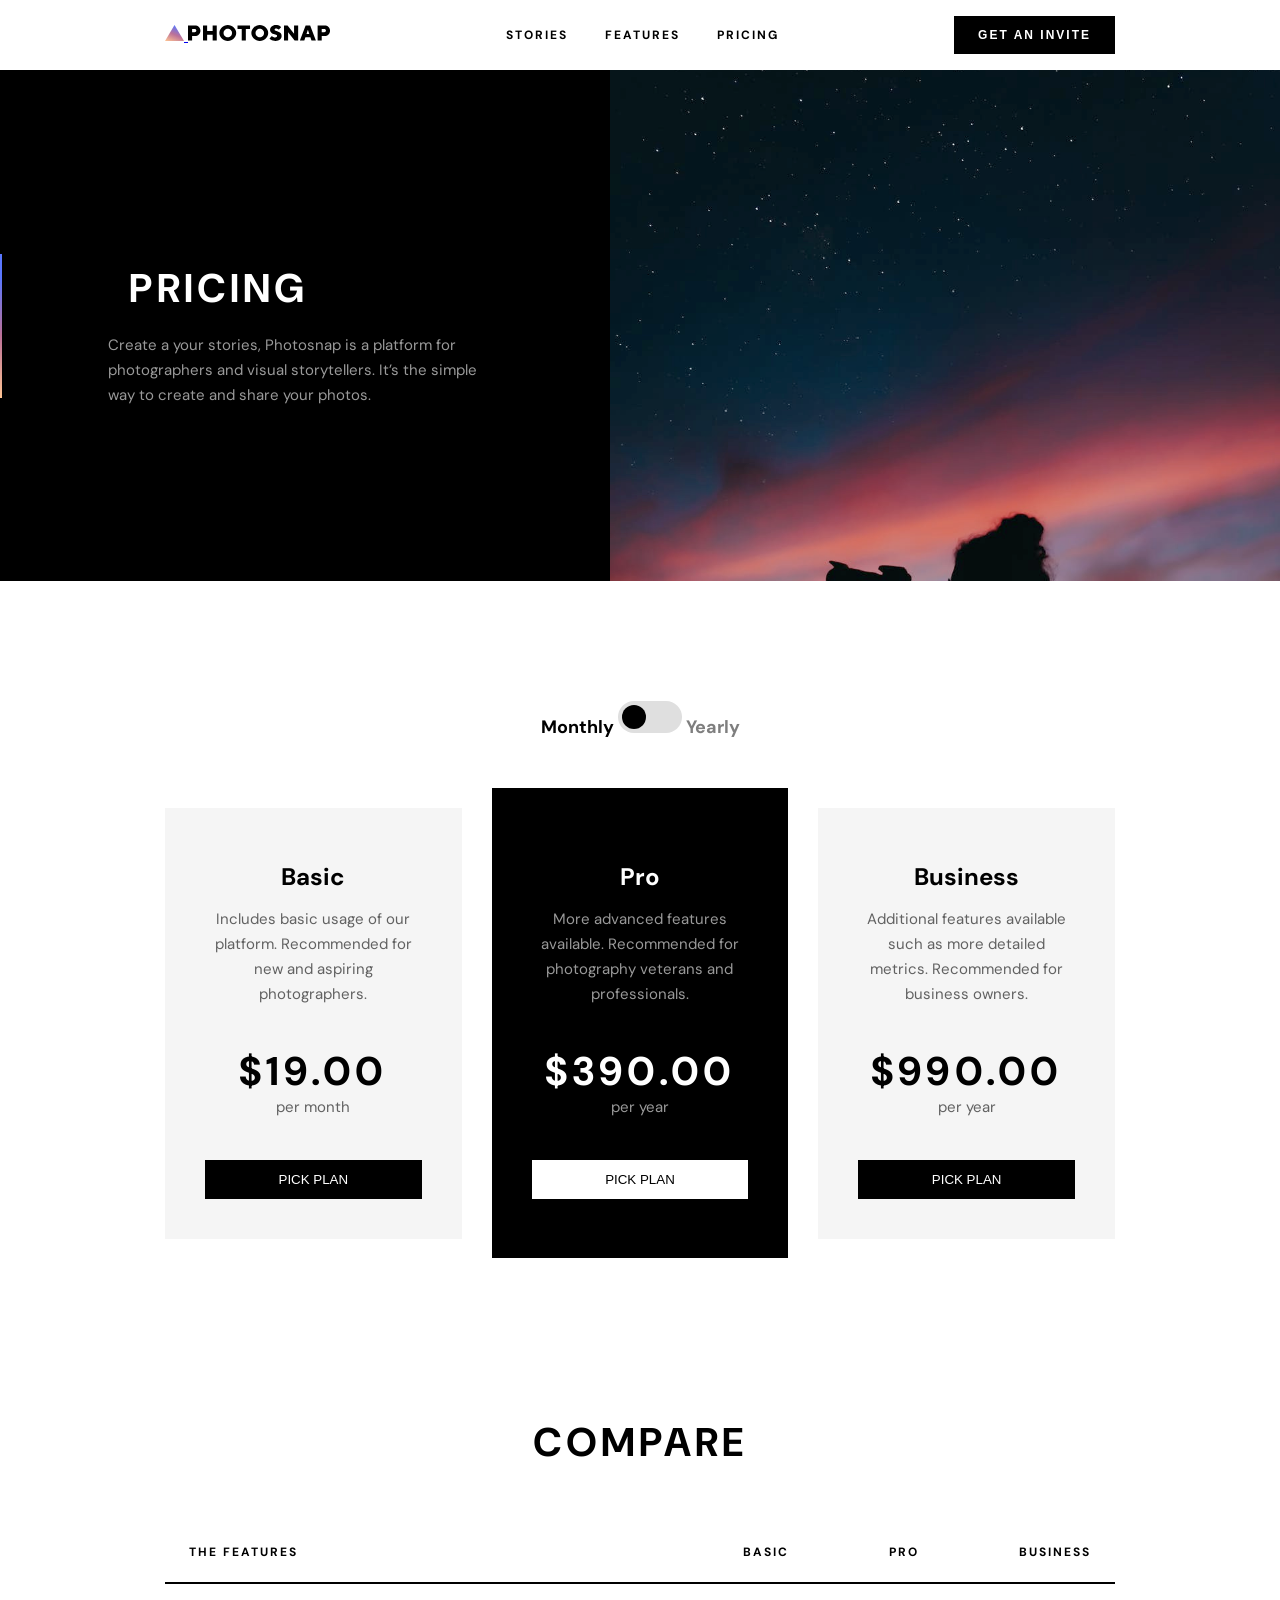
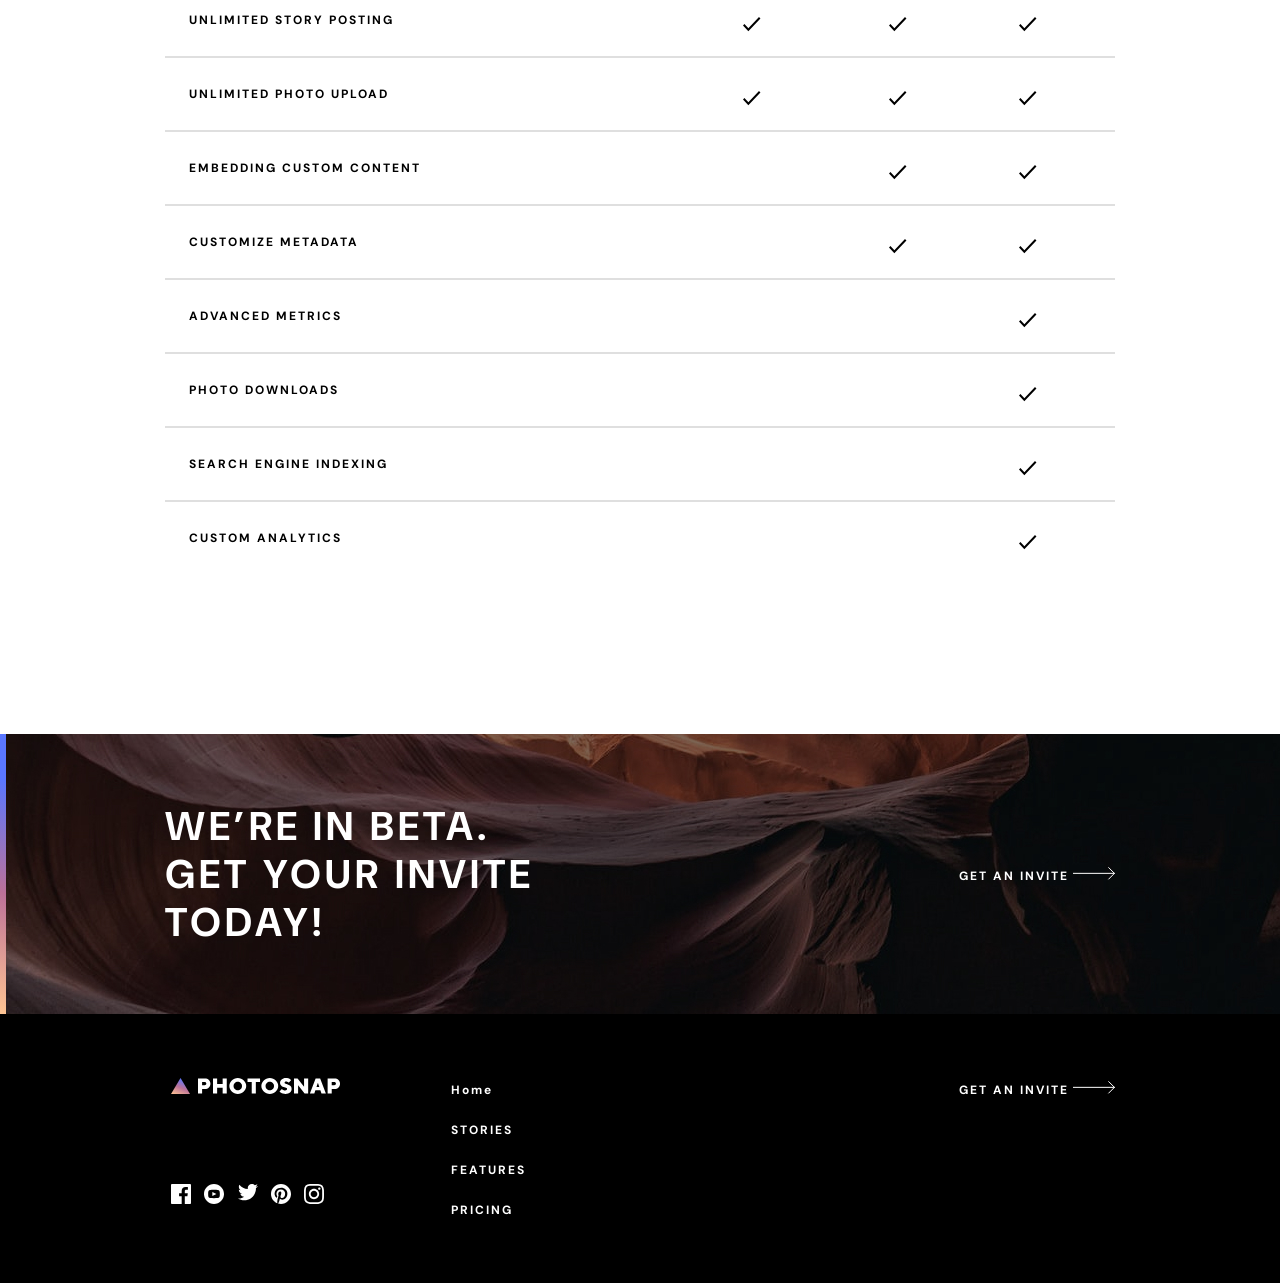
<file: pages/pricing.html>
<!DOCTYPE html>
<html lang="en">

<head>
    <meta charset="UTF-8">
    <meta name="viewport" content="width=device-width, initial-scale=1.0">
    <title>PRICING</title>

    <!-- Local Style -->

    <link rel="stylesheet" href="./styles/pricing.css">

    <!-- Fonts -->

    <link rel="preconnect" href="https://fonts.googleapis.com">
    <link rel="preconnect" href="https://fonts.gstatic.com" crossorigin>
    <link
        href="https://fonts.googleapis.com/css2?family=DM+Sans:ital,opsz,wght@0,9..40,100..1000;1,9..40,100..1000&display=swap"
        rel="stylesheet">
</head>

<body>
    <nav>
        <a href="./home.html">
            <span><svg width="19" height="16" viewBox="0 0 19 16" fill="none" xmlns="http://www.w3.org/2000/svg">
                    <path fill-rule="evenodd" clip-rule="evenodd" d="M0 16L9.5 0L19 16H0Z"
                        fill="url(#paint0_linear_83_32305)" />
                    <defs>
                        <linearGradient id="paint0_linear_83_32305" x1="9.5" y1="20" x2="16.6529" y2="3.01176"
                            gradientUnits="userSpaceOnUse">
                            <stop stop-color="#FFC593" />
                            <stop offset="0.519452" stop-color="#BC7198" />
                            <stop offset="1" stop-color="#5A77FF" />
                        </linearGradient>
                    </defs>
                </svg>
                <svg width="143" height="16" viewBox="0 0 143 16" fill="none" xmlns="http://www.w3.org/2000/svg">
                    <path fill-rule="evenodd" clip-rule="evenodd"
                        d="M43.1027 15.3622C42.0721 15.7874 40.9658 16 39.7838 16C38.5874 16 37.4775 15.7874 36.4541 15.3622C35.4306 14.9369 34.5405 14.3568 33.7838 13.6216C33.027 12.8865 32.4324 12.036 32 11.0703C31.5676 10.1045 31.3514 9.08108 31.3514 8C31.3514 6.91892 31.5676 5.8955 32 4.92973C32.4324 3.96396 33.027 3.11351 33.7838 2.37838C34.5405 1.64324 35.4306 1.06306 36.4541 0.637838C37.4775 0.212613 38.5874 0 39.7838 0C40.9658 0 42.0721 0.212613 43.1027 0.637838C44.1333 1.06306 45.027 1.64324 45.7838 2.37838C46.5405 3.11351 47.1351 3.96396 47.5676 4.92973C48 5.8955 48.2162 6.91892 48.2162 8C48.2162 9.08108 48 10.1045 47.5676 11.0703C47.1351 12.036 46.5405 12.8865 45.7838 13.6216C45.027 14.3568 44.1333 14.9369 43.1027 15.3622ZM4.10811 11.027V15.5676H0V0.432432H6.81081C7.64685 0.432432 8.41081 0.565766 9.1027 0.832432C9.79459 1.0991 10.3856 1.47027 10.8757 1.94595C11.3658 2.42162 11.7477 2.98378 12.0216 3.63243C12.2955 4.28108 12.4324 4.98018 12.4324 5.72973C12.4324 6.49369 12.2955 7.1964 12.0216 7.83784C11.7477 8.47928 11.3658 9.03784 10.8757 9.51351C10.3856 9.98919 9.79459 10.3604 9.1027 10.627C8.41081 10.8937 7.64685 11.027 6.81081 11.027H4.10811ZM4.10811 7.35135H6.59459C7.08468 7.35135 7.4955 7.18919 7.82703 6.86486C8.15856 6.54054 8.32432 6.16216 8.32432 5.72973C8.32432 5.2973 8.15856 4.91892 7.82703 4.59459C7.4955 4.27027 7.08468 4.10811 6.59459 4.10811H4.10811V7.35135ZM19.1351 15.5676V9.72973H24.6486V15.5676H28.7568V0.432432H24.6486V6.05405H19.1351V0.432432H15.027V15.5676H19.1351ZM39.7838 12.3243C39.1928 12.3243 38.6378 12.2162 38.1189 12C37.6 11.7838 37.1532 11.4811 36.7784 11.0919C36.4036 10.7027 36.1081 10.245 35.8919 9.71892C35.6757 9.19279 35.5676 8.61982 35.5676 8C35.5676 7.38018 35.6757 6.80721 35.8919 6.28108C36.1081 5.75495 36.4036 5.2973 36.7784 4.90811C37.1532 4.51892 37.6 4.21622 38.1189 4C38.6378 3.78378 39.1928 3.67568 39.7838 3.67568C40.3748 3.67568 40.9261 3.78378 41.4378 4C41.9495 4.21622 42.3964 4.51892 42.7784 4.90811C43.1604 5.2973 43.4595 5.75495 43.6757 6.28108C43.8919 6.80721 44 7.38018 44 8C44 8.61982 43.8919 9.19279 43.6757 9.71892C43.4595 10.245 43.1604 10.7027 42.7784 11.0919C42.3964 11.4811 41.9495 11.7838 41.4378 12C40.9261 12.2162 40.3748 12.3243 39.7838 12.3243ZM57.8378 4.10811V15.5676H53.7297V4.10811H49.5135V0.432432H62.0541V4.10811H57.8378ZM71.7838 16C72.9658 16 74.0721 15.7874 75.1027 15.3622C76.1333 14.9369 77.027 14.3568 77.7838 13.6216C78.5405 12.8865 79.1351 12.036 79.5676 11.0703C80 10.1045 80.2162 9.08108 80.2162 8C80.2162 6.91892 80 5.8955 79.5676 4.92973C79.1351 3.96396 78.5405 3.11351 77.7838 2.37838C77.027 1.64324 76.1333 1.06306 75.1027 0.637838C74.0721 0.212613 72.9658 0 71.7838 0C70.5874 0 69.4775 0.212613 68.4541 0.637838C67.4306 1.06306 66.5405 1.64324 65.7838 2.37838C65.027 3.11351 64.4324 3.96396 64 4.92973C63.5676 5.8955 63.3514 6.91892 63.3514 8C63.3514 9.08108 63.5676 10.1045 64 11.0703C64.4324 12.036 65.027 12.8865 65.7838 13.6216C66.5405 14.3568 67.4306 14.9369 68.4541 15.3622C69.4775 15.7874 70.5874 16 71.7838 16ZM70.1189 12C70.6378 12.2162 71.1928 12.3243 71.7838 12.3243C72.3748 12.3243 72.9261 12.2162 73.4378 12C73.9495 11.7838 74.3964 11.4811 74.7784 11.0919C75.1604 10.7027 75.4595 10.245 75.6757 9.71892C75.8919 9.19279 76 8.61982 76 8C76 7.38018 75.8919 6.80721 75.6757 6.28108C75.4595 5.75495 75.1604 5.2973 74.7784 4.90811C74.3964 4.51892 73.9495 4.21622 73.4378 4C72.9261 3.78378 72.3748 3.67568 71.7838 3.67568C71.1928 3.67568 70.6378 3.78378 70.1189 4C69.6 4.21622 69.1532 4.51892 68.7784 4.90811C68.4036 5.2973 68.1081 5.75495 67.8919 6.28108C67.6757 6.80721 67.5676 7.38018 67.5676 8C67.5676 8.61982 67.6757 9.19279 67.8919 9.71892C68.1081 10.245 68.4036 10.7027 68.7784 11.0919C69.1532 11.4811 69.6 11.7838 70.1189 12ZM87.5676 16C88.5189 16 89.3694 15.8667 90.1189 15.6C90.8685 15.3333 91.5027 14.973 92.0216 14.5189C92.5405 14.0649 92.9369 13.5387 93.2108 12.9405C93.4847 12.3423 93.6216 11.7045 93.6216 11.027C93.6216 10.1477 93.4486 9.42703 93.1027 8.86487C92.7568 8.3027 92.3243 7.84865 91.8054 7.5027C91.2865 7.15676 90.7207 6.88288 90.1081 6.68108C89.4955 6.47928 88.9297 6.29189 88.4108 6.11892C87.8919 5.94595 87.4595 5.76216 87.1135 5.56757C86.7676 5.37297 86.5946 5.1027 86.5946 4.75676C86.5946 4.42523 86.7423 4.12613 87.0378 3.85946C87.3333 3.59279 87.7261 3.45946 88.2162 3.45946C88.591 3.45946 88.9297 3.52072 89.2324 3.64324C89.5351 3.76577 89.7946 3.90631 90.0108 4.06486C90.2703 4.23784 90.5009 4.43243 90.7027 4.64865L93.0811 2.16216C92.7351 1.75856 92.3099 1.3982 91.8054 1.08108C91.373 0.807207 90.8252 0.558559 90.1622 0.335135C89.4991 0.111712 88.7063 0 87.7838 0C86.9189 0 86.1333 0.12973 85.427 0.389189C84.7207 0.648649 84.1189 0.994595 83.6216 1.42703C83.1243 1.85946 82.7387 2.35676 82.4649 2.91892C82.191 3.48108 82.0541 4.05766 82.0541 4.64865C82.0541 5.52793 82.227 6.24865 82.573 6.81081C82.9189 7.37297 83.3513 7.82703 83.8703 8.17297C84.3892 8.51892 84.955 8.79279 85.5676 8.99459C86.1802 9.1964 86.7459 9.38378 87.2649 9.55676C87.7838 9.72973 88.2162 9.91351 88.5622 10.1081C88.9081 10.3027 89.0811 10.573 89.0811 10.9189C89.0811 11.3514 88.9081 11.7297 88.5622 12.0541C88.2162 12.3784 87.7405 12.5405 87.1351 12.5405C86.645 12.5405 86.2018 12.4577 85.8054 12.2919C85.409 12.1261 85.0667 11.9423 84.7784 11.7405C84.4468 11.4955 84.1514 11.2216 83.8919 10.9189L81.5135 13.4054C81.9459 13.8955 82.4577 14.3279 83.0486 14.7027C83.5532 15.0342 84.1802 15.3333 84.9297 15.6C85.6793 15.8667 86.5586 16 87.5676 16ZM100.108 7.13514V15.5676H96V0.432432H99.5676L106.054 8.86486V0.432432H110.162V15.5676H106.616L100.108 7.13514ZM116.324 15.5676L117.405 12.3243H122.378L123.459 15.5676H127.892L122.162 0.432432H117.622L111.892 15.5676H116.324ZM119.892 4.64865L118.486 9.08108H121.297L119.892 4.64865ZM133.73 15.5676V11.027H136.432C137.268 11.027 138.032 10.8937 138.724 10.627C139.416 10.3604 140.007 9.98919 140.497 9.51351C140.987 9.03784 141.369 8.47928 141.643 7.83784C141.917 7.1964 142.054 6.49369 142.054 5.72973C142.054 4.98018 141.917 4.28108 141.643 3.63243C141.369 2.98378 140.987 2.42162 140.497 1.94595C140.007 1.47027 139.416 1.0991 138.724 0.832432C138.032 0.565766 137.268 0.432432 136.432 0.432432H129.622V15.5676H133.73ZM133.73 7.35135H136.216C136.706 7.35135 137.117 7.18919 137.449 6.86486C137.78 6.54054 137.946 6.16216 137.946 5.72973C137.946 5.2973 137.78 4.91892 137.449 4.59459C137.117 4.27027 136.706 4.10811 136.216 4.10811H133.73V7.35135Z"
                        fill="black" />
                </svg>
            </span>
        </a>
        <ul>
            <li><a href="./stories.html">STORIES</a></li>
            <li><a href="../index.html">FEATURES</a></li>
            <li><a href="./pricing.html">PRICING</a></li>
        </ul>
        <a href="#"><button>GET AN INVITE</button></a>
        <svg id="nav-list" width="20" height="6" viewBox="0 0 20 6" fill="none" xmlns="http://www.w3.org/2000/svg">
            <rect width="20" height="1" fill="black" />
            <rect y="5" width="20" height="1" fill="black" />
        </svg>

    </nav>
    <header>
        <div class="photo" id="formobile">
        </div>
        <div class="container">
            <span></span>
            <div class="content">
                <h1>PRICING</h1>
                <p>Create a your stories, Photosnap is a platform for photographers and visual storytellers. It’s the
                    simple way to create and share your photos.</p>
            </div>
        </div>
        <div class="photo">
        </div>
    </header>
    <main>
        <div class="container">
            <div class="toggle">
                <span class="monthly">Monthly</span>
                <svg width="64" height="32" viewBox="0 0 64 32" fill="none" xmlns="http://www.w3.org/2000/svg">
                    <rect width="64" height="32" rx="16" fill="#DFDFDF" />
                    <circle cx="16" cy="16" r="12" fill="black" />
                </svg>
                <span class="yearly">Yearly</span>
            </div>
            <div class="cards">
                <div class="card">
                    <h2>Basic</h2>
                    <p>Includes basic usage of our platform. Recommended for new and aspiring photographers.</p>
                    <div class="data">
                        <span class="cost">$19.00</span>
                        <span class="time">per month</span>
                    </div>
                    <a href="#"><button>PICK PLAN</button></a>
                </div>
                <div class="card" id="black-card">
                    <h2>Pro</h2>
                    <p>More advanced features available. Recommended for photography veterans and professionals.</p>
                    <div class="data">
                        <span class="cost">$390.00</span>
                        <span class="time">per year</span>
                    </div>
                    <a href="#"><button>PICK PLAN</button></a>
                </div>
                <div class="card">
                    <h2>Business</h2>
                    <p>Additional features available such as more detailed metrics. Recommended for business owners.</p>
                    <div class="data">
                        <span class="cost">$990.00</span>
                        <span class="time">per year</span>
                    </div>
                    <a href="#"><button>PICK PLAN</button></a>
                </div>
            </div>
        </div>
        <h2>COMPARE</h2>
        <div class="table">
            <div id="FirstDiv">
                <h3>THE FEATURES</h3>
                <ul>
                    <li>BASIC</li>
                    <li>PRO</li>
                    <li>BUSINESS</li>
                </ul>
            </div>
            <span id="first-span"></span>
            <div>
                <h3>UNLIMITED STORY POSTING</h3>
                <ul>
                    <li><span>BASIC</span>
                        <svg width="18" height="15" viewBox="0 0 18 15" fill="none" xmlns="http://www.w3.org/2000/svg">
                            <path id="Path 5" d="M0.725586 7.8115L5.34881 12.688L16.7256 0.687988" stroke="black"
                                stroke-width="2" />
                        </svg>

                    </li>
                    <li><span>PRO</span>
                        <svg width="18" height="15" viewBox="0 0 18 15" fill="none" xmlns="http://www.w3.org/2000/svg">
                            <path id="Path 5" d="M0.725586 7.8115L5.34881 12.688L16.7256 0.687988" stroke="black"
                                stroke-width="2" />
                        </svg>

                    </li>
                    <li><span>BUSINESS</span>
                        <svg width="18" height="15" viewBox="0 0 18 15" fill="none" xmlns="http://www.w3.org/2000/svg">
                            <path id="Path 5" d="M0.725586 7.8115L5.34881 12.688L16.7256 0.687988" stroke="black"
                                stroke-width="2" />
                        </svg>

                    </li>
                </ul>
            </div>
            <span></span>
            <div>
                <h3>UNLIMITED PHOTO UPLOAD</h3>
                <ul>
                    <li><span>BASIC</span>
                        <svg width="18" height="15" viewBox="0 0 18 15" fill="none" xmlns="http://www.w3.org/2000/svg">
                            <path id="Path 5" d="M0.725586 7.8115L5.34881 12.688L16.7256 0.687988" stroke="black"
                                stroke-width="2" />
                        </svg>

                    </li>
                    <li><span>PRO</span>
                        <svg width="18" height="15" viewBox="0 0 18 15" fill="none" xmlns="http://www.w3.org/2000/svg">
                            <path id="Path 5" d="M0.725586 7.8115L5.34881 12.688L16.7256 0.687988" stroke="black"
                                stroke-width="2" />
                        </svg>

                    </li>
                    <li><span>BUSINESS</span>
                        <svg width="18" height="15" viewBox="0 0 18 15" fill="none" xmlns="http://www.w3.org/2000/svg">
                            <path id="Path 5" d="M0.725586 7.8115L5.34881 12.688L16.7256 0.687988" stroke="black"
                                stroke-width="2" />
                        </svg>

                    </li>
                </ul>
            </div>
            <span></span>
            <div>
                <h3>EMBEDDING CUSTOM CONTENT</h3>
                <ul>
                    <li><span>BASIC</span>
                    </li>
                    <li><span>PRO</span>
                        <svg width="18" height="15" viewBox="0 0 18 15" fill="none" xmlns="http://www.w3.org/2000/svg">
                            <path id="Path 5" d="M0.725586 7.8115L5.34881 12.688L16.7256 0.687988" stroke="black"
                                stroke-width="2" />
                        </svg>

                    </li>
                    <li><span>BUSINESS</span>
                        <svg width="18" height="15" viewBox="0 0 18 15" fill="none" xmlns="http://www.w3.org/2000/svg">
                            <path id="Path 5" d="M0.725586 7.8115L5.34881 12.688L16.7256 0.687988" stroke="black"
                                stroke-width="2" />
                        </svg>

                    </li>
                </ul>
            </div>
            <span></span>
            <div>
                <h3>CUSTOMIZE METADATA</h3>
                <ul>
                    <li><span>BASIC</span>
                    </li>
                    <li><span>PRO</span>
                        <svg width="18" height="15" viewBox="0 0 18 15" fill="none" xmlns="http://www.w3.org/2000/svg">
                            <path id="Path 5" d="M0.725586 7.8115L5.34881 12.688L16.7256 0.687988" stroke="black"
                                stroke-width="2" />
                        </svg>

                    </li>
                    <li><span>BUSINESS</span>
                        <svg width="18" height="15" viewBox="0 0 18 15" fill="none" xmlns="http://www.w3.org/2000/svg">
                            <path id="Path 5" d="M0.725586 7.8115L5.34881 12.688L16.7256 0.687988" stroke="black"
                                stroke-width="2" />
                        </svg>

                    </li>
                </ul>
            </div>
            <span></span>
            <div>
                <h3>ADVANCED METRICS</h3>
                <ul>
                    <li><span>BASIC</span></li>
                    <li><span>PRO</span></li>
                    <li><span>BUSINESS</span>
                        <svg width="18" height="15" viewBox="0 0 18 15" fill="none" xmlns="http://www.w3.org/2000/svg">
                            <path id="Path 5" d="M0.725586 7.8115L5.34881 12.688L16.7256 0.687988" stroke="black"
                                stroke-width="2" />
                        </svg>

                    </li>
                </ul>
            </div>
            <span></span>
            <div>
                <h3>PHOTO DOWNLOADS</h3>
                <ul>
                    <li><span>BASIC</span></li>
                    <li><span>PRO</span></li>
                    <li><span>BUSINESS</span>
                        <svg width="18" height="15" viewBox="0 0 18 15" fill="none" xmlns="http://www.w3.org/2000/svg">
                            <path id="Path 5" d="M0.725586 7.8115L5.34881 12.688L16.7256 0.687988" stroke="black"
                                stroke-width="2" />
                        </svg>

                    </li>
                </ul>
            </div>
            <span></span>
            <div>
                <h3>SEARCH ENGINE INDEXING</h3>
                <ul>
                    <li><span>BASIC</span></li>
                    <li><span>PRO</span></li>
                    <li><span>BUSINESS</span>
                        <svg width="18" height="15" viewBox="0 0 18 15" fill="none" xmlns="http://www.w3.org/2000/svg">
                            <path id="Path 5" d="M0.725586 7.8115L5.34881 12.688L16.7256 0.687988" stroke="black"
                                stroke-width="2" />
                        </svg>

                    </li>
                </ul>
            </div>
            <span></span>
            <div>
                <h3>CUSTOM ANALYTICS</h3>
                <ul>
                    <li><span>BASIC</span></li>
                    <li><span>PRO</span></li>
                    <li><span>BUSINESS</span>
                        <svg width="18" height="15" viewBox="0 0 18 15" fill="none" xmlns="http://www.w3.org/2000/svg">
                            <path id="Path 5" d="M0.725586 7.8115L5.34881 12.688L16.7256 0.687988" stroke="black"
                                stroke-width="2" />
                        </svg>

                    </li>
                </ul>
            </div>

    </main>
    <section class="beta">
        <span class="colorline"></span>
        <div class="container">
            <h2>WE’RE IN BETA. GET YOUR INVITE TODAY!</h2>
            <span>
                <a href="#">GET AN INVITE</a>
                <svg width="42" height="13" viewBox="0 0 42 13" fill="none" xmlns="http://www.w3.org/2000/svg">
                    <path d="M0 6.35352H41.864" stroke="white" />
                    <path d="M35.4277 0.353516L41.4277 6.35352L35.4277 12.3535" stroke="white" />
                </svg>

            </span>
        </div>
    </section>
    <footer>
        <div class="container">
            <div class="logo">
                <a href="./home.html">
                    <svg width="170" height="16" viewBox="0 0 170 16" fill="none" xmlns="http://www.w3.org/2000/svg">
                        <path fill-rule="evenodd" clip-rule="evenodd"
                            d="M70.1027 15.3622C69.0721 15.7874 67.9658 16 66.7838 16C65.5874 16 64.4775 15.7874 63.4541 15.3622C62.4306 14.9369 61.5405 14.3568 60.7838 13.6216C60.027 12.8865 59.4324 12.036 59 11.0703C58.5676 10.1045 58.3514 9.08108 58.3514 8C58.3514 6.91892 58.5676 5.8955 59 4.92973C59.4324 3.96396 60.027 3.11351 60.7838 2.37838C61.5405 1.64324 62.4306 1.06306 63.4541 0.637838C64.4775 0.212613 65.5874 0 66.7838 0C67.9658 0 69.0721 0.212613 70.1027 0.637838C71.1333 1.06306 72.027 1.64324 72.7838 2.37838C73.5405 3.11351 74.1351 3.96396 74.5676 4.92973C75 5.8955 75.2162 6.91892 75.2162 8C75.2162 9.08108 75 10.1045 74.5676 11.0703C74.1351 12.036 73.5405 12.8865 72.7838 13.6216C72.027 14.3568 71.1333 14.9369 70.1027 15.3622ZM31.1081 11.027V15.5676H27V0.432432H33.8108C34.6468 0.432432 35.4108 0.565766 36.1027 0.832432C36.7946 1.0991 37.3856 1.47027 37.8757 1.94595C38.3658 2.42162 38.7477 2.98378 39.0216 3.63243C39.2955 4.28108 39.4324 4.98018 39.4324 5.72973C39.4324 6.49369 39.2955 7.1964 39.0216 7.83784C38.7477 8.47928 38.3658 9.03784 37.8757 9.51351C37.3856 9.98919 36.7946 10.3604 36.1027 10.627C35.4108 10.8937 34.6468 11.027 33.8108 11.027H31.1081ZM31.1081 7.35135H33.5946C34.0847 7.35135 34.4955 7.18919 34.827 6.86486C35.1586 6.54054 35.3243 6.16216 35.3243 5.72973C35.3243 5.2973 35.1586 4.91892 34.827 4.59459C34.4955 4.27027 34.0847 4.10811 33.5946 4.10811H31.1081V7.35135ZM46.1351 15.5676V9.72973H51.6486V15.5676H55.7568V0.432432H51.6486V6.05405H46.1351V0.432432H42.027V15.5676H46.1351ZM66.7838 12.3243C66.1928 12.3243 65.6378 12.2162 65.1189 12C64.6 11.7838 64.1532 11.4811 63.7784 11.0919C63.4036 10.7027 63.1081 10.245 62.8919 9.71892C62.6757 9.19279 62.5676 8.61982 62.5676 8C62.5676 7.38018 62.6757 6.80721 62.8919 6.28108C63.1081 5.75495 63.4036 5.2973 63.7784 4.90811C64.1532 4.51892 64.6 4.21622 65.1189 4C65.6378 3.78378 66.1928 3.67568 66.7838 3.67568C67.3748 3.67568 67.9261 3.78378 68.4378 4C68.9495 4.21622 69.3964 4.51892 69.7784 4.90811C70.1604 5.2973 70.4595 5.75495 70.6757 6.28108C70.8919 6.80721 71 7.38018 71 8C71 8.61982 70.8919 9.19279 70.6757 9.71892C70.4595 10.245 70.1604 10.7027 69.7784 11.0919C69.3964 11.4811 68.9495 11.7838 68.4378 12C67.9261 12.2162 67.3748 12.3243 66.7838 12.3243ZM84.8378 4.10811V15.5676H80.7297V4.10811H76.5135V0.432432H89.0541V4.10811H84.8378ZM98.7838 16C99.9658 16 101.072 15.7874 102.103 15.3622C103.133 14.9369 104.027 14.3568 104.784 13.6216C105.541 12.8865 106.135 12.036 106.568 11.0703C107 10.1045 107.216 9.08108 107.216 8C107.216 6.91892 107 5.8955 106.568 4.92973C106.135 3.96396 105.541 3.11351 104.784 2.37838C104.027 1.64324 103.133 1.06306 102.103 0.637838C101.072 0.212613 99.9658 0 98.7838 0C97.5874 0 96.4775 0.212613 95.4541 0.637838C94.4306 1.06306 93.5405 1.64324 92.7838 2.37838C92.027 3.11351 91.4324 3.96396 91 4.92973C90.5676 5.8955 90.3514 6.91892 90.3514 8C90.3514 9.08108 90.5676 10.1045 91 11.0703C91.4324 12.036 92.027 12.8865 92.7838 13.6216C93.5405 14.3568 94.4306 14.9369 95.4541 15.3622C96.4775 15.7874 97.5874 16 98.7838 16ZM97.1189 12C97.6378 12.2162 98.1928 12.3243 98.7838 12.3243C99.3748 12.3243 99.9261 12.2162 100.438 12C100.95 11.7838 101.396 11.4811 101.778 11.0919C102.16 10.7027 102.459 10.245 102.676 9.71892C102.892 9.19279 103 8.61982 103 8C103 7.38018 102.892 6.80721 102.676 6.28108C102.459 5.75495 102.16 5.2973 101.778 4.90811C101.396 4.51892 100.95 4.21622 100.438 4C99.9261 3.78378 99.3748 3.67568 98.7838 3.67568C98.1928 3.67568 97.6378 3.78378 97.1189 4C96.6 4.21622 96.1532 4.51892 95.7784 4.90811C95.4036 5.2973 95.1081 5.75495 94.8919 6.28108C94.6757 6.80721 94.5676 7.38018 94.5676 8C94.5676 8.61982 94.6757 9.19279 94.8919 9.71892C95.1081 10.245 95.4036 10.7027 95.7784 11.0919C96.1532 11.4811 96.6 11.7838 97.1189 12ZM114.568 16C115.519 16 116.369 15.8667 117.119 15.6C117.868 15.3333 118.503 14.973 119.022 14.5189C119.541 14.0649 119.937 13.5387 120.211 12.9405C120.485 12.3423 120.622 11.7045 120.622 11.027C120.622 10.1477 120.449 9.42703 120.103 8.86487C119.757 8.3027 119.324 7.84865 118.805 7.5027C118.286 7.15676 117.721 6.88288 117.108 6.68108C116.495 6.47928 115.93 6.29189 115.411 6.11892C114.892 5.94595 114.459 5.76216 114.114 5.56757C113.768 5.37297 113.595 5.1027 113.595 4.75676C113.595 4.42523 113.742 4.12613 114.038 3.85946C114.333 3.59279 114.726 3.45946 115.216 3.45946C115.591 3.45946 115.93 3.52072 116.232 3.64324C116.535 3.76577 116.795 3.90631 117.011 4.06486C117.27 4.23784 117.501 4.43243 117.703 4.64865L120.081 2.16216C119.735 1.75856 119.31 1.3982 118.805 1.08108C118.373 0.807207 117.825 0.558559 117.162 0.335135C116.499 0.111712 115.706 0 114.784 0C113.919 0 113.133 0.12973 112.427 0.389189C111.721 0.648649 111.119 0.994595 110.622 1.42703C110.124 1.85946 109.739 2.35676 109.465 2.91892C109.191 3.48108 109.054 4.05766 109.054 4.64865C109.054 5.52793 109.227 6.24865 109.573 6.81081C109.919 7.37297 110.351 7.82703 110.87 8.17297C111.389 8.51892 111.955 8.79279 112.568 8.99459C113.18 9.1964 113.746 9.38378 114.265 9.55676C114.784 9.72973 115.216 9.91351 115.562 10.1081C115.908 10.3027 116.081 10.573 116.081 10.9189C116.081 11.3514 115.908 11.7297 115.562 12.0541C115.216 12.3784 114.741 12.5405 114.135 12.5405C113.645 12.5405 113.202 12.4577 112.805 12.2919C112.409 12.1261 112.067 11.9423 111.778 11.7405C111.447 11.4955 111.151 11.2216 110.892 10.9189L108.514 13.4054C108.946 13.8955 109.458 14.3279 110.049 14.7027C110.553 15.0342 111.18 15.3333 111.93 15.6C112.679 15.8667 113.559 16 114.568 16ZM127.108 7.13514V15.5676H123V0.432432H126.568L133.054 8.86486V0.432432H137.162V15.5676H133.616L127.108 7.13514ZM143.324 15.5676L144.405 12.3243H149.378L150.459 15.5676H154.892L149.162 0.432432H144.622L138.892 15.5676H143.324ZM146.892 4.64865L145.486 9.08108H148.297L146.892 4.64865ZM160.73 15.5676V11.027H163.432C164.268 11.027 165.032 10.8937 165.724 10.627C166.416 10.3604 167.007 9.98919 167.497 9.51351C167.987 9.03784 168.369 8.47928 168.643 7.83784C168.917 7.1964 169.054 6.49369 169.054 5.72973C169.054 4.98018 168.917 4.28108 168.643 3.63243C168.369 2.98378 167.987 2.42162 167.497 1.94595C167.007 1.47027 166.416 1.0991 165.724 0.832432C165.032 0.565766 164.268 0.432432 163.432 0.432432H156.622V15.5676H160.73ZM160.73 7.35135H163.216C163.706 7.35135 164.117 7.18919 164.449 6.86486C164.78 6.54054 164.946 6.16216 164.946 5.72973C164.946 5.2973 164.78 4.91892 164.449 4.59459C164.117 4.27027 163.706 4.10811 163.216 4.10811H160.73V7.35135Z"
                            fill="white" />
                        <path fill-rule="evenodd" clip-rule="evenodd" d="M0 16L9.5 0L19 16H0Z"
                            fill="url(#paint0_linear_83_32181)" />
                        <defs>
                            <linearGradient id="paint0_linear_83_32181" x1="9.5" y1="20" x2="16.6529" y2="3.01176"
                                gradientUnits="userSpaceOnUse">
                                <stop stop-color="#FFC593" />
                                <stop offset="0.519452" stop-color="#BC7198" />
                                <stop offset="1" stop-color="#5A77FF" />
                            </linearGradient>
                        </defs>
                    </svg>
                </a>
                <ul>
                    <li>
                        <a href="./home.html">Home</a>
                    </li>
                    <li>
                        <a href="./stories.html">STORIES</a>
                    </li>
                    <li>
                        <a href="../index.html">FEATURES</a>
                    </li>
                    <li>
                        <a href="./pricing.html">PRICING</a>
                    </li>
                </ul>
                <span>
                    <a href="#"><svg id="linkone" width="20" height="20" viewBox="0 0 20 20" fill="none"
                            xmlns="http://www.w3.org/2000/svg">
                            <path
                                d="M18.8958 0H1.10417C0.494167 0 0 0.494167 0 1.10417V18.8967C0 19.5058 0.494167 20 1.10417 20H10.6833V12.255H8.07667V9.23667H10.6833V7.01083C10.6833 4.4275 12.2608 3.02083 14.5658 3.02083C15.67 3.02083 16.6183 3.10333 16.895 3.14V5.84L15.2967 5.84083C14.0433 5.84083 13.8008 6.43667 13.8008 7.31V9.2375H16.79L16.4008 12.2558H13.8008V20H18.8975C19.5058 20 20 19.5058 20 18.8958V1.10417C20 0.494167 19.5058 0 18.8958 0Z"
                                fill="white" />
                        </svg></a>
                    <a href="#"><svg id="linktwo" width="20" height="20" viewBox="0 0 20 20" fill="none"
                            xmlns="http://www.w3.org/2000/svg">
                            <path fill-rule="evenodd" clip-rule="evenodd"
                                d="M10 0C4.4775 0 0 4.4775 0 10C0 15.5225 4.4775 20 10 20C15.5225 20 20 15.5225 20 10C20 4.4775 15.5225 0 10 0ZM13.7008 14.0767C11.9492 14.1967 8.0475 14.1967 6.29833 14.0767C4.40167 13.9467 4.18083 13.0183 4.16667 10C4.18083 6.97583 4.40417 6.05333 6.29833 5.92333C8.0475 5.80333 11.95 5.80333 13.7008 5.92333C15.5983 6.05333 15.8183 6.98167 15.8333 10C15.8183 13.0242 15.5958 13.9467 13.7008 14.0767ZM12.4308 9.99667L8.33333 8.04833V11.9517L12.4308 9.99667Z"
                                fill="white" />
                        </svg></a>
                    <a href="#"><svg id="linkthree" width="20" height="17" viewBox="0 0 20 17" fill="none"
                            xmlns="http://www.w3.org/2000/svg">
                            <path
                                d="M20 1.92417C19.2642 2.25083 18.4733 2.47083 17.6433 2.57C18.4908 2.0625 19.1417 1.25833 19.4475 0.3C18.655 0.77 17.7767 1.11167 16.8417 1.29583C16.0942 0.498333 15.0267 0 13.8467 0C11.1975 0 9.25083 2.47167 9.84917 5.0375C6.44 4.86667 3.41667 3.23333 1.3925 0.750833C0.3175 2.595 0.835 5.0075 2.66167 6.22917C1.99 6.2075 1.35667 6.02333 0.804167 5.71583C0.759167 7.61667 2.12167 9.395 4.095 9.79083C3.5175 9.9475 2.885 9.98417 2.24167 9.86083C2.76333 11.4908 4.27833 12.6767 6.075 12.71C4.35 14.0625 2.17667 14.6667 0 14.41C1.81583 15.5742 3.97333 16.2533 6.29 16.2533C13.9083 16.2533 18.2125 9.81917 17.9525 4.04833C18.7542 3.46917 19.45 2.74667 20 1.92417Z"
                                fill="white" />
                        </svg></a>
                    <a href="#"><svg id="linkfour" width="20" height="20" viewBox="0 0 20 20" fill="none"
                            xmlns="http://www.w3.org/2000/svg">
                            <path
                                d="M10 0C4.4775 0 0 4.47667 0 10C0 14.2367 2.63583 17.855 6.35583 19.3117C6.26833 18.5208 6.18917 17.3075 6.39083 16.4442C6.5725 15.6633 7.56333 11.4733 7.56333 11.4733C7.56333 11.4733 7.26417 10.8742 7.26417 9.98833C7.26417 8.59833 8.07 7.56 9.07333 7.56C9.92583 7.56 10.3383 8.20083 10.3383 8.96833C10.3383 9.82583 9.7925 11.1083 9.51 12.2975C9.27417 13.2925 10.0092 14.105 10.9908 14.105C12.7683 14.105 14.1342 12.2308 14.1342 9.52583C14.1342 7.13167 12.4142 5.4575 9.9575 5.4575C7.1125 5.4575 5.4425 7.59167 5.4425 9.79667C5.4425 10.6558 5.77333 11.5783 6.18667 12.0783C6.26833 12.1775 6.28 12.265 6.25583 12.3658L5.97833 13.4992C5.93417 13.6825 5.83333 13.7217 5.64333 13.6333C4.39417 13.0517 3.61333 11.2258 3.61333 9.75917C3.61333 6.605 5.905 3.7075 10.2208 3.7075C13.69 3.7075 16.3858 6.18 16.3858 9.48333C16.3858 12.93 14.2133 15.7033 11.1967 15.7033C10.1833 15.7033 9.23083 15.1775 8.905 14.555L8.28167 16.9325C8.05583 17.8017 7.44667 18.8908 7.03833 19.5542C7.975 19.8433 8.96917 20 10 20C15.5225 20 20 15.5225 20 10C20 4.47667 15.5225 0 10 0Z"
                                fill="white" />
                        </svg></a>
                    <a href="#"><svg id="linkfive" width="20" height="20" viewBox="0 0 20 20" fill="none"
                            xmlns="http://www.w3.org/2000/svg">
                            <path fill-rule="evenodd" clip-rule="evenodd"
                                d="M10 0C7.28417 0 6.94417 0.0116667 5.8775 0.06C2.24583 0.226667 0.2275 2.24167 0.0608333 5.87667C0.0116667 6.94417 0 7.28417 0 10C0 12.7158 0.0116667 13.0567 0.06 14.1233C0.226667 17.755 2.24167 19.7733 5.87667 19.94C6.94417 19.9883 7.28417 20 10 20C12.7158 20 13.0567 19.9883 14.1233 19.94C17.7517 19.7733 19.775 17.7583 19.9392 14.1233C19.9883 13.0567 20 12.7158 20 10C20 7.28417 19.9883 6.94417 19.94 5.8775C19.7767 2.24917 17.7592 0.2275 14.1242 0.0608333C13.0567 0.0116667 12.7158 0 10 0ZM10 1.8025C12.67 1.8025 12.9867 1.8125 14.0417 1.86083C16.7517 1.98417 18.0175 3.27 18.1408 5.96C18.1892 7.01417 18.1983 7.33083 18.1983 10.0008C18.1983 12.6717 18.1883 12.9875 18.1408 14.0417C18.0167 16.7292 16.7542 18.0175 14.0417 18.1408C12.9867 18.1892 12.6717 18.1992 10 18.1992C7.33 18.1992 7.01333 18.1892 5.95917 18.1408C3.2425 18.0167 1.98333 16.725 1.86 14.0408C1.81167 12.9867 1.80167 12.6708 1.80167 10C1.80167 7.33 1.8125 7.01417 1.86 5.95917C1.98417 3.27 3.24667 1.98333 5.95917 1.86C7.01417 1.8125 7.33 1.8025 10 1.8025ZM4.865 10C4.865 7.16417 7.16417 4.865 10 4.865C12.8358 4.865 15.135 7.16417 15.135 10C15.135 12.8367 12.8358 15.1358 10 15.1358C7.16417 15.1358 4.865 12.8358 4.865 10ZM10 13.3333C8.15917 13.3333 6.66667 11.8417 6.66667 10C6.66667 8.15917 8.15917 6.66667 10 6.66667C11.8408 6.66667 13.3333 8.15917 13.3333 10C13.3333 11.8417 11.8408 13.3333 10 13.3333ZM14.1375 4.6625C14.1375 4 14.675 3.4625 15.3383 3.4625C16.0008 3.4625 16.5375 4 16.5375 4.6625C16.5375 5.325 16.0008 5.8625 15.3383 5.8625C14.675 5.8625 14.1375 5.325 14.1375 4.6625Z"
                                fill="white" />
                        </svg></a>

                </span>

            </div>
            <div class="links">
                <ul>
                    <li>
                        <a href="./home.html">Home</a>
                    </li>
                    <li>
                        <a href="./stories.html">STORIES</a>
                    </li>
                    <li>
                        <a href="../index.html">FEATURES</a>
                    </li>
                    <li>
                        <a href="./pricing.html">PRICING</a>
                    </li>
                </ul>
                <span>
                    <a href="#">GET AN INVITE</a>
                    <svg width="42" height="13" viewBox="0 0 42 13" fill="none" xmlns="http://www.w3.org/2000/svg">
                        <path d="M0 6.35352H41.864" stroke="white" />
                        <path d="M35.4282 0.353516L41.4282 6.35352L35.4282 12.3535" stroke="white" />
                    </svg>
                </span>
            </div>
        </div>
    </footer>
</body>

</html>
</file>
<file: pages/styles/index.css>
* {
    padding: 0px;
    margin: 0px;
    box-sizing: border-box;
}

body {
    font-family: "DM Sans", sans-serif;
}

/* NAV */

nav {
    display: flex;
    justify-content: space-between;
    padding: 16px 165px;
    align-items: center;
}

nav ul {
    list-style: none;
    display: flex;
    justify-content: space-around;
    gap: 37px;
    font-size: 12px;
    font-weight: 700;
    letter-spacing: 2px;
}

nav ul a {
    text-decoration: none;
    color: rgba(0, 0, 0, 1);
}

nav ul a:hover {
    color: rgba(223, 223, 223, 1);
}

nav a button {
    padding: 12px 24px;
    color: rgba(255, 255, 255, 1);
    font-size: 12px;
    font-weight: 700;
    letter-spacing: 2px;
    background-color: rgba(0, 0, 0, 1);
    border: 0px;
}

nav a button:hover {
    color: rgba(0, 0, 0, 1);
    background-color: rgba(223, 223, 223, 1);
    border: 0px;
}

#nav-list {
    display: none;
}

/* HEADER */

header {
    display: flex;
}

header #formobile {
    display: none;
}

header .container {
    background-color: rgba(0, 0, 0, 1);
    width: 610px;
    display: flex;
}

header .container span {
    width: 6px;
    height: 144px;
    background: linear-gradient(26.57deg, #FFC593 0%, #BC7198 43.29%, #5A77FF 83.33%);
    margin: auto;
}

header .container .content {
    margin: 173px 112px 173px 106px;
}

header .container .content h1 {
    color: rgba(255, 255, 255, 1);
    font-size: 40px;
    font-weight: 700;
    line-height: 48px;
    letter-spacing: 4.17px;
    padding: 21px;
}

header .container .content p {
    color: rgba(255, 255, 255, 1);
    font-size: 15px;
    font-weight: 400;
    line-height: 25px;
    letter-spacing: 0px;
    opacity: 60%;
}

header .photo {
    width: calc(100% - 610px);
    background-image: url("../../images/header\ photo\ for\ features\ page.png");
    background-size: cover;
}

/* INFO SECTION */

.info .container {
    padding: 160px 165px;
    display: flex;
    justify-content: center;
    flex-wrap: wrap;
    row-gap: 104px;
    column-gap: 30px;
}

.info .container .card {
    width: calc((100% - 60px) / 3);
}

.info .container .card svg {
    width: 100%;
}

.info .container #secondcard svg {
    margin-top: 28px;
}

.info .container .card .content {
    text-align: center;
    margin-top: 48.15px;
}

#second .content {
    margin-top: 66.3px;
}

.info .container .card .content h2 {
    font-size: 18px;
    font-weight: 700;
    line-height: 25px;
    letter-spacing: 0px;
}

.info .container .card .content p {
    font-size: 15px;
    font-weight: 400;
    line-height: 25px;
    letter-spacing: 0px;
}

/* BETA SECTION */

.beta {
    background-image: url("../../images/export.jpeg");
    display: flex;
    background-size: cover;
}

.beta .colorline {
    width: 6px;
    background: linear-gradient(26.57deg, #FFC593 0%, #BC7198 43.29%, #5A77FF 83.33%);
}

.beta .container {
    display: flex;
    justify-content: space-between;
    padding: 68px 165px 68px 159px;
    align-items: center;
    width: calc(100% - 6px);
}

.beta .container h2 {
    color: rgba(255, 255, 255, 1);
    font-size: 40px;
    font-weight: 700;
    line-height: 48px;
    letter-spacing: 4.17px;
    width: 400px;
}

.beta .container span a {
    text-decoration: none;
    color: rgba(255, 255, 255, 1);
    font-size: 12px;
    font-weight: 700;
    line-height: 100%;
    letter-spacing: 2px;
}

.beta .container span a:hover {
    text-decoration: underline;
}

/* FOOTER */

footer {
    background-color: rgba(0, 0, 0, 1);
}

footer .container {
    padding: 64px 165px 64px 171px;
    display: flex;
}

footer .container .logo {
    display: flex;
    flex-direction: column;
    gap: 85px;
    width: fit-content;
}

footer .container .logo ul {
    display: none;
}

footer .container .logo span {
    display: flex;
    gap: 13.33px;
}

footer .container .logo span a:hover {
    color: linear-gradient(26.57deg, #FFC593 0%, #BC7198 43.29%, #5A77FF 83.33%);
}

footer .container .links {
    display: flex;
    justify-content: space-between;
    width: calc(100% - 170px);
    padding-left: 110px;
}

footer .container .links ul {
    text-decoration: none;
    display: flex;
    flex-direction: column;
    gap: 19px;
}

footer .container .links ul li {
    height: fit-content;
}

footer .container .links ul a {
    text-decoration: none;
    color: rgba(255, 255, 255, 1);
    font-size: 12px;
    font-weight: 700;
    line-height: 100%;
    letter-spacing: 2px;
}

footer .container .links ul a:hover {
    text-decoration: none;
    color: rgb(175, 51, 51);
}

footer .container .links span a {
    text-decoration: none;
    color: rgba(255, 255, 255, 1);
    font-size: 12px;
    font-weight: 700;
    line-height: 100%;
    letter-spacing: 2px;
}

footer .container .links a:hover {
    text-decoration: underline;
}





/* MEDIA */

@media (max-width: 1439px) {}

@media (max-width: 991px) {
    nav {
        padding: 16px 40px;
    }

    header .container {
        width: 495px;
    }

    header .photo {
        width: calc(100% - 495px);
    }

    .info .container {
        padding: 112px 40px;
        row-gap: 72px;
        column-gap: 11px;
    }

    .info .container .card {
        width: calc((100% - 11px) / 2);
    }

    .beta .container {
        padding: 68px 40px 68px 34px;
        width: calc(100% - 6px);
    }

    footer .container {
        padding: 64px 40px 64px 40px;
        justify-content: space-between;
    }

    footer .container .links {
        padding-left: 0px;
    }

    footer .container .links span {
        margin-left: auto;
    }

    footer .container .logo {
        gap: 0px;
        width: fit-content;
    }

    footer .container .logo ul {
        display: flex;
        gap: 26px;
        padding: 32px 0px 72px 0px;
    }

    footer .container .logo ul li a {
        text-decoration: none;
        color: rgba(255, 255, 255, 1);
        font-size: 12px;
        font-weight: 700;
        line-height: 100%;
        letter-spacing: 2px;
    }

    footer .container .links ul {
        display: none;
    }

}

@media (max-width: 767px) {

    #nav-list {
        display: unset;
    }

    nav ul {
        display: none;
    }

    nav a button {
        display: none;
    }




    header {
        flex-direction: column;
    }

    header .container {
        width: 100%;
        flex-direction: column;

    }

    header .container span {
        width: 128px;
        height: 6px;
        background: linear-gradient(26.57deg, #FFC593 0%, #BC7198 43.29%, #5A77FF 83.33%);
        margin-left: 29px;
    }

    header .container .content {
        margin: 66px 28px 72px 29px;
    }

    header .container .content h1 {
        color: rgba(255, 255, 255, 1);
        font-size: 32px;
        font-weight: 700;
        line-height: 40px;
        letter-spacing: 3.33px;
        padding: 0px;
        padding-bottom: 16px;
    }

    header .photo {
        width: 100%;
        display: none;
        background-size: cover;
    }

    header #formobile {
        display: unset;
        width: 100%;
        height: 294px;
    }



    .info .container {
        padding: 64px 32px 91px 33px;
        row-gap: 0px;
        column-gap: 0px;
        gap: 56px;
    }

    .info .container .card {
        width: calc(100%);
    }

    .info .container .card .content {
        text-align: center;
        margin-top: 48.15px;
    }

    #second .content {
        margin-top: 66.3px;
    }

    .info .container .card .content h2 {
        font-size: 18px;
        font-weight: 700;
        line-height: 25px;
        letter-spacing: 0px;
        padding-bottom: 16px;
    }

    .info .container .card .content p {
        font-size: 15px;
        font-weight: 400;
        line-height: 25px;
        letter-spacing: 0px;
    }



    .beta {
        flex-direction: column;
    }

    .beta .colorline {
        width: 128px;
        height: 6px;
        margin-left: 33px;
    }

    .beta .container {
        flex-direction: column;
        padding: 64px 32px 64px 33px;
        gap: 24px;
    }

    .beta .container h2 {
        color: rgba(255, 255, 255, 1);
        font-size: 32px;
        font-weight: 700;
        line-height: 40px;
        letter-spacing: 3.33px;
        width: fit-content;
        padding: 0px 2px;
    }

    .beta .container span {
        width: 100%;
    }



    footer .container {
        padding: 56px 32px 56px 33px;
        flex-direction: column;

    }

    footer .container .logo {
        gap: 32px;
        margin: auto;
    }

    footer .container .logo ul {
        display: none;
    }

    footer .container .links {
        flex-direction: column;
        width: 100%;
    }

    footer .container .links ul {
        text-decoration: none;
        display: flex;
        flex-direction: column;
        gap: 19px;
        width: 100%;
        align-items: center;
        padding: 49px 0px 119px 0px;
    }

    footer .container .links span {
        margin: auto;
        padding-bottom: 54px;
    }

    footer .container .links span a {
        padding-right: 22px;
    }


}
</file>
<file: pages/styles/features.css>
* {
    padding: 0px;
    margin: 0px;
    box-sizing: border-box;
}

body {
    font-family: "DM Sans", sans-serif;
}

/* NAV */

nav {
    display: flex;
    justify-content: space-between;
    padding: 16px 165px;
    align-items: center;
}

nav ul {
    list-style: none;
    display: flex;
    justify-content: space-around;
    gap: 37px;
    font-size: 12px;
    font-weight: 700;
    letter-spacing: 2px;
}

nav ul a {
    text-decoration: none;
    color: rgba(0, 0, 0, 1);
}

nav ul a:hover {
    color: rgba(223, 223, 223, 1);
}

nav a button {
    padding: 12px 24px;
    color: rgba(255, 255, 255, 1);
    font-size: 12px;
    font-weight: 700;
    letter-spacing: 2px;
    background-color: rgba(0, 0, 0, 1);
    border: 0px;
}

nav a button:hover {
    color: rgba(0, 0, 0, 1);
    background-color: rgba(223, 223, 223, 1);
    border: 0px;
}

#nav-list {
    display: none;
}

/* HEADER */

header {
    display: flex;
}

header #formobile {
    display: none;
}

header .container {
    background-color: rgba(0, 0, 0, 1);
    width: 610px;
    display: flex;
}

header .container span {
    width: 6px;
    height: 144px;
    background: linear-gradient(26.57deg, #FFC593 0%, #BC7198 43.29%, #5A77FF 83.33%);
    margin: auto;
}

header .container .content {
    margin: 173px 112px 173px 106px;
}

header .container .content h1 {
    color: rgba(255, 255, 255, 1);
    font-size: 40px;
    font-weight: 700;
    line-height: 48px;
    letter-spacing: 4.17px;
    padding: 21px;
}

header .container .content p {
    color: rgba(255, 255, 255, 1);
    font-size: 15px;
    font-weight: 400;
    line-height: 25px;
    letter-spacing: 0px;
    opacity: 60%;
}

header .photo {
    width: calc(100% - 610px);
    background-image: url("../../images/header\ photo\ for\ features\ page.png");
    background-size: cover;
}

/* INFO SECTION */

.info .container {
    padding: 160px 165px;
    display: flex;
    justify-content: center;
    flex-wrap: wrap;
    row-gap: 104px;
    column-gap: 30px;
}

.info .container .card {
    width: calc((100% - 60px) / 3);
}

.info .container .card svg {
    width: 100%;
}

.info .container #secondcard svg {
    margin-top: 28px;
}

.info .container .card .content {
    text-align: center;
    margin-top: 48.15px;
}

#second .content {
    margin-top: 66.3px;
}

.info .container .card .content h2 {
    font-size: 18px;
    font-weight: 700;
    line-height: 25px;
    letter-spacing: 0px;
}

.info .container .card .content p {
    font-size: 15px;
    font-weight: 400;
    line-height: 25px;
    letter-spacing: 0px;
}

/* BETA SECTION */

.beta {
    background-image: url("../../images/export.jpeg");
    display: flex;
    background-size: cover;
}

.beta .colorline {
    width: 6px;
    background: linear-gradient(26.57deg, #FFC593 0%, #BC7198 43.29%, #5A77FF 83.33%);
}

.beta .container {
    display: flex;
    justify-content: space-between;
    padding: 68px 165px 68px 159px;
    align-items: center;
    width: calc(100% - 6px);
}

.beta .container h2 {
    color: rgba(255, 255, 255, 1);
    font-size: 40px;
    font-weight: 700;
    line-height: 48px;
    letter-spacing: 4.17px;
    width: 400px;
}

.beta .container span a {
    text-decoration: none;
    color: rgba(255, 255, 255, 1);
    font-size: 12px;
    font-weight: 700;
    line-height: 100%;
    letter-spacing: 2px;
}

.beta .container span a:hover {
    text-decoration: underline;
}

/* FOOTER */

footer {
    background-color: rgba(0, 0, 0, 1);
}

footer .container {
    padding: 64px 165px 64px 171px;
    display: flex;
}

footer .container .logo {
    display: flex;
    flex-direction: column;
    gap: 85px;
    width: fit-content;
}

footer .container .logo ul {
    display: none;
}

footer .container .logo span {
    display: flex;
    gap: 13.33px;
}

footer .container .logo span a:hover {
    color: linear-gradient(26.57deg, #FFC593 0%, #BC7198 43.29%, #5A77FF 83.33%);
}

footer .container .links {
    display: flex;
    justify-content: space-between;
    width: calc(100% - 170px);
    padding-left: 110px;
}

footer .container .links ul {
    text-decoration: none;
    display: flex;
    flex-direction: column;
    gap: 19px;
}

footer .container .links ul li {
    height: fit-content;
}

footer .container .links ul a {
    text-decoration: none;
    color: rgba(255, 255, 255, 1);
    font-size: 12px;
    font-weight: 700;
    line-height: 100%;
    letter-spacing: 2px;
}

footer .container .links ul a:hover {
    text-decoration: none;
    color: rgb(175, 51, 51);
}

footer .container .links span a {
    text-decoration: none;
    color: rgba(255, 255, 255, 1);
    font-size: 12px;
    font-weight: 700;
    line-height: 100%;
    letter-spacing: 2px;
}

footer .container .links a:hover {
    text-decoration: underline;
}





/* MEDIA */

@media (max-width: 1439px) {}

@media (max-width: 991px) {
    nav {
        padding: 16px 40px;
    }

    header .container {
        width: 495px;
    }

    header .photo {
        width: calc(100% - 495px);
    }

    .info .container {
        padding: 112px 40px;
        row-gap: 72px;
        column-gap: 11px;
    }

    .info .container .card {
        width: calc((100% - 11px) / 2);
    }

    .beta .container {
        padding: 68px 40px 68px 34px;
        width: calc(100% - 6px);
    }

    footer .container {
        padding: 64px 40px 64px 40px;
        justify-content: space-between;
    }

    footer .container .links {
        padding-left: 0px;
    }

    footer .container .links span {
        margin-left: auto;
    }

    footer .container .logo {
        gap: 0px;
        width: fit-content;
    }

    footer .container .logo ul {
        display: flex;
        gap: 26px;
        padding: 32px 0px 72px 0px;
    }

    footer .container .logo ul li a {
        text-decoration: none;
        color: rgba(255, 255, 255, 1);
        font-size: 12px;
        font-weight: 700;
        line-height: 100%;
        letter-spacing: 2px;
    }

    footer .container .links ul {
        display: none;
    }

}

@media (max-width: 767px) {

    #nav-list {
        display: unset;
    }

    nav ul {
        display: none;
    }

    nav a button {
        display: none;
    }




    header {
        flex-direction: column;
    }

    header .container {
        width: 100%;
        flex-direction: column;

    }

    header .container span {
        width: 128px;
        height: 6px;
        background: linear-gradient(26.57deg, #FFC593 0%, #BC7198 43.29%, #5A77FF 83.33%);
        margin-left: 29px;
    }

    header .container .content {
        margin: 66px 28px 72px 29px;
    }

    header .container .content h1 {
        color: rgba(255, 255, 255, 1);
        font-size: 32px;
        font-weight: 700;
        line-height: 40px;
        letter-spacing: 3.33px;
        padding: 0px;
        padding-bottom: 16px;
    }

    header .photo {
        width: 100%;
        display: none;
        background-size: cover;
    }

    header #formobile {
        display: unset;
        width: 100%;
        height: 294px;
    }



    .info .container {
        padding: 64px 32px 91px 33px;
        row-gap: 0px;
        column-gap: 0px;
        gap: 56px;
    }

    .info .container .card {
        width: calc(100%);
    }

    .info .container .card .content {
        text-align: center;
        margin-top: 48.15px;
    }

    #second .content {
        margin-top: 66.3px;
    }

    .info .container .card .content h2 {
        font-size: 18px;
        font-weight: 700;
        line-height: 25px;
        letter-spacing: 0px;
        padding-bottom: 16px;
    }

    .info .container .card .content p {
        font-size: 15px;
        font-weight: 400;
        line-height: 25px;
        letter-spacing: 0px;
    }



    .beta {
        flex-direction: column;
    }

    .beta .colorline {
        width: 128px;
        height: 6px;
        margin-left: 33px;
    }

    .beta .container {
        flex-direction: column;
        padding: 64px 32px 64px 33px;
        gap: 24px;
    }

    .beta .container h2 {
        color: rgba(255, 255, 255, 1);
        font-size: 32px;
        font-weight: 700;
        line-height: 40px;
        letter-spacing: 3.33px;
        width: fit-content;
        padding: 0px 2px;
    }

    .beta .container span {
        width: 100%;
    }



    footer .container {
        padding: 56px 32px 56px 33px;
        flex-direction: column;

    }

    footer .container .logo {
        gap: 32px;
        margin: auto;
    }

    footer .container .logo ul {
        display: none;
    }

    footer .container .links {
        flex-direction: column;
        width: 100%;
    }

    footer .container .links ul {
        text-decoration: none;
        display: flex;
        flex-direction: column;
        gap: 19px;
        width: 100%;
        align-items: center;
        padding: 49px 0px 119px 0px;
    }

    footer .container .links span {
        margin: auto;
        padding-bottom: 54px;
    }

    footer .container .links span a {
        padding-right: 22px;
    }


}
</file>
<file: pages/styles/pricing.css>
* {
    padding: 0px;
    margin: 0px;
    box-sizing: border-box;
}

body {
    font-family: "DM Sans", sans-serif;
}

/* NAV */

nav {
    display: flex;
    justify-content: space-between;
    padding: 16px 165px;
    align-items: center;
}

nav ul {
    list-style: none;
    display: flex;
    justify-content: space-around;
    gap: 37px;
    font-size: 12px;
    font-weight: 700;
    letter-spacing: 2px;
}

nav ul a {
    text-decoration: none;
    color: rgba(0, 0, 0, 1);
}

nav ul a:hover {
    color: rgba(223, 223, 223, 1);
}

nav a button {
    padding: 12px 24px;
    color: rgba(255, 255, 255, 1);
    font-size: 12px;
    font-weight: 700;
    letter-spacing: 2px;
    background-color: rgba(0, 0, 0, 1);
    border: 0px;
}

nav a button:hover {
    color: rgba(0, 0, 0, 1);
    background-color: rgba(223, 223, 223, 1);
    border: 0px;
}

#nav-list {
    display: none;
}

/* HEADER */

header {
    display: flex;

}

#formobile {
    display: none;
}

header .container {
    background-color: rgba(0, 0, 0, 1);
    width: 610px;
    display: flex;
}

header .container span {
    width: 6px;
    height: 144px;
    background: linear-gradient(26.57deg, #FFC593 0%, #BC7198 43.29%, #5A77FF 83.33%);
    margin: auto;
}

header .container .content {
    margin: 173px 112px 173px 106px;
}

header .container .content h1 {
    color: rgba(255, 255, 255, 1);
    font-size: 40px;
    font-weight: 700;
    line-height: 48px;
    letter-spacing: 4.17px;
    padding: 21px;
}

header .container .content p {
    color: rgba(255, 255, 255, 1);
    font-size: 15px;
    font-weight: 400;
    line-height: 25px;
    letter-spacing: 0px;
    opacity: 60%;
}

header .photo {
    width: calc(100% - 610px);
    background-image: url("../../images/header\ photo\ for\ pricing\ page.png");
    background-size: 100%;
    background-position-y: -600px;
}

/* MAIN */

main .container {
    display: flex;
    flex-direction: column;
    padding: 120px 165px 160px 165px;
    align-items: center;
}

main .container .toggle {
    padding-bottom: 48px;
}

main .container .toggle .monthly {
    font-size: 18px;
    font-weight: 700;
    line-height: 25px;
    letter-spacing: 0px;
}

main .container .toggle .yearly {
    font-size: 18px;
    font-weight: 700;
    line-height: 25px;
    letter-spacing: 0px;
    opacity: 50%;
}

main .cards {
    display: flex;
    flex-wrap: wrap;
    gap: 30px;
}

main .cards .card {
    display: flex;
    flex-direction: column;
    justify-content: center;
    width: calc((100% - 60px) / 3);
    align-items: center;
    background-color: rgba(245, 245, 245, 1);
    margin: auto;
}

main .cards .card h2 {
    font-weight: 700;
    font-size: 24px;
    line-height: 25px;
    letter-spacing: 0px;
    padding: 56px 0px 18px 0px;
}

main .cards .card p {
    font-size: 15px;
    font-weight: 400;
    line-height: 25px;
    letter-spacing: 0px;
    opacity: 60%;
    text-align: center;
    padding: 0px 40px 40px 40px;
}

main .cards .card .data {
    display: flex;
    flex-direction: column;
    justify-content: center;
}

main .cards .card .data .cost {
    font-size: 40px;
    font-weight: 700;
    line-height: 48px;
    letter-spacing: 4.17px;
}

main .cards .card .data .time {
    font-size: 15px;
    font-weight: 400;
    line-height: 25px;
    letter-spacing: 0px;
    opacity: 60%;
    text-align: center;
    padding-bottom: 40px;
}

main .cards .card a {
    margin: 0px 40px 40px 40px;
    width: calc(100% - 80px);
}

main .cards .card a button {
    color: rgba(255, 255, 255, 1);
    background-color: rgba(0, 0, 0, 1);
    padding: 12px;
    width: 100%;
    border: none;
}

main .cards .card a button:hover {
    color: rgba(0, 0, 0, 1);
    background-color: rgba(223, 223, 223, 1);
    border: none;
}

#black-card {
    height: 470px;
    background-color: rgba(0, 0, 0, 1);
    color: rgba(255, 255, 255, 1);
}

#black-card a button {
    color: rgba(0, 0, 0, 1);
    background-color: rgba(255, 255, 255, 1);
    padding: 12px;
    width: 100%;
}

#black-card a button:hover {
    background-color: rgba(223, 223, 223, 1);
}

main h2 {
    font-size: 40px;
    font-weight: 700;
    line-height: 48px;
    letter-spacing: 4.17px;
    text-align: center;
    padding-bottom: 56px;
}

main .table {
    padding: 0px 355px 160px 355px;
    display: flex;
    flex-direction: column;
}

main .table span {
    border: 1px solid rgba(223, 223, 223, 1);
    height: 1px;
    opacity: 1;
    border-width: 1px;
}

main .table div {
    display: flex;
    justify-content: space-between;
    align-items: center;
    padding: 24px;
}

main .table div h3 {
    font-weight: 700;
    font-size: 12px;
    line-height: 100%;
    letter-spacing: 2px;
}

main .table div ul {
    list-style: none;
    display: flex;
    gap: 100px;
}

main .table div ul li {
    font-weight: 700;
    font-size: 12px;
    line-height: 100%;
    letter-spacing: 2px;
    display: flex;
    flex-direction: column;
    gap: 8px;
}

main .table div ul li span {
    border: none;
    opacity: 0%;
}

#first-span {
    border: 1px solid rgba(0, 0, 0, 1);
}





/* BETA SECTION */

.beta {
    background-image: url("../../images/export.jpeg");
    display: flex;
    background-size: cover;
}

.beta .colorline {
    width: 6px;
    background: linear-gradient(26.57deg, #FFC593 0%, #BC7198 43.29%, #5A77FF 83.33%);
}

.beta .container {
    display: flex;
    justify-content: space-between;
    padding: 68px 165px 68px 159px;
    align-items: center;
    width: calc(100% - 6px);
}

.beta .container h2 {
    color: rgba(255, 255, 255, 1);
    font-size: 40px;
    font-weight: 700;
    line-height: 48px;
    letter-spacing: 4.17px;
    width: 400px;
}

.beta .container span a {
    text-decoration: none;
    color: rgba(255, 255, 255, 1);
    font-size: 12px;
    font-weight: 700;
    line-height: 100%;
    letter-spacing: 2px;
}

.beta .container span a:hover {
    text-decoration: underline;
}

/* FOOTER */

footer {
    background-color: rgba(0, 0, 0, 1);
}

footer .container {
    padding: 64px 165px 64px 171px;
    display: flex;
}

footer .container .logo {
    display: flex;
    flex-direction: column;
    gap: 85px;
    width: fit-content;
}

footer .container .logo ul {
    display: none;
}

footer .container .logo span {
    display: flex;
    gap: 13.33px;
}

footer .container .logo span a:hover {
    color: linear-gradient(26.57deg, #FFC593 0%, #BC7198 43.29%, #5A77FF 83.33%);
}

footer .container .links {
    display: flex;
    justify-content: space-between;
    width: calc(100% - 170px);
    padding-left: 110px;
}

footer .container .links ul {
    text-decoration: none;
    display: flex;
    flex-direction: column;
    gap: 19px;
}

footer .container .links ul li {
    height: fit-content;
}

footer .container .links ul a {
    text-decoration: none;
    color: rgba(255, 255, 255, 1);
    font-size: 12px;
    font-weight: 700;
    line-height: 100%;
    letter-spacing: 2px;
}

footer .container .links ul a:hover {
    text-decoration: none;
    color: rgb(175, 51, 51);
}

footer .container .links span a {
    text-decoration: none;
    color: rgba(255, 255, 255, 1);
    font-size: 12px;
    font-weight: 700;
    line-height: 100%;
    letter-spacing: 2px;
}

footer .container .links a:hover {
    text-decoration: underline;
}





/* MEDIA */

@media (max-width: 1439px) {

    header .photo {
        width: calc(100% - 610px);
        background-image: url("../../images/header\ photo\ for\ pricing\ page.png");
        background-size: 100%;
        background-position-y: -100px;
    }

    main .table {
        padding: 0px 165px 160px 165px;
        display: flex;
        flex-direction: column;
    }
}

@media (max-width: 991px) {
    nav {
        padding: 16px 40px;
    }

    header .container {
        width: 495px;
    }

    header .photo {
        width: calc(100% - 495px);
        background-size: 280%;
        background-position-y: -500px;
        background-position-x: -250px;
    }

    main .container {
        padding: 112px 40px;
    }

    main .cards {
        gap: 24px;
    }

    main .cards .card {
        width: 100%;
    }

    #black-card {
        height: unset;
    }

    main h2 {
        padding-bottom: 64px;
    }

    main .table {
        padding: 0px 40px 112px 40px;
    }

    .beta .container {
        padding: 68px 40px 68px 34px;
        width: calc(100% - 6px);
    }

    footer .container {
        padding: 64px 40px 64px 40px;
        justify-content: space-between;
    }

    footer .container .links {
        padding-left: 0px;
    }

    footer .container .links span {
        margin-left: auto;
    }

    footer .container .logo {
        gap: 0px;
        width: fit-content;
    }

    footer .container .logo ul {
        display: flex;
        gap: 26px;
        padding: 32px 0px 72px 0px;
    }

    footer .container .logo ul li a {
        text-decoration: none;
        color: rgba(255, 255, 255, 1);
        font-size: 12px;
        font-weight: 700;
        line-height: 100%;
        letter-spacing: 2px;
    }

    footer .container .links ul {
        display: none;
    }

}

@media (max-width: 767px) {

    #nav-list {
        display: unset;
    }

    nav ul {
        display: none;
    }

    nav a button {
        display: none;
    }



    header {
        flex-wrap: wrap;
    }

    header .container {
        background-color: rgba(0, 0, 0, 1);
        width: 100%;
    }

    header .container .content {
        margin: 73px 29px;
    }

    header .photo {
        display: none;
    }

    header #formobile {
        display: unset;
        width: 100%;
        height: 294px;
        background-size: 100%;
        background-position-y: -300px;
        background-position-x: 0px;
    }



    main .container {
        display: flex;
        flex-direction: column;
        padding: 64px 29px;
        align-items: center;
    }

    main .container .toggle {
        padding-bottom: 40px;
    }

    main .cards {
        gap: 24px;
    }

    main .table {
        padding: 0px 40px 112px 40px;
    }

    main .table div {
        display: unset;
        padding: 23px 46px 24px 0px;
    }

    main h2 {
        display: none;
    }

    main .table div ul {
        gap: 70px;
        padding-top: 16.5px;
    }

    main .table div ul li span {
        opacity: 50%;
        padding-bottom: 8px;
    }

    main .table #FirstDiv ul {
        display: none;
    }



    .beta {
        flex-direction: column;
    }

    .beta .colorline {
        width: 128px;
        height: 6px;
        margin-left: 33px;
    }

    .beta .container {
        flex-direction: column;
        padding: 64px 32px 64px 33px;
        gap: 24px;
    }

    .beta .container h2 {
        color: rgba(255, 255, 255, 1);
        font-size: 32px;
        font-weight: 700;
        line-height: 40px;
        letter-spacing: 3.33px;
        width: fit-content;
        padding: 0px 2px;
    }

    .beta .container span {
        width: 100%;
    }





    footer .container {
        padding: 56px 32px 56px 33px;
        flex-direction: column;

    }

    footer .container .logo {
        gap: 32px;
        margin: auto;
    }

    footer .container .logo ul {
        display: none;
    }

    footer .container .links {
        flex-direction: column;
        width: 100%;
    }

    footer .container .links ul {
        text-decoration: none;
        display: flex;
        flex-direction: column;
        gap: 19px;
        width: 100%;
        align-items: center;
        padding: 49px 0px 119px 0px;
    }

    footer .container .links span {
        margin: auto;
        padding-bottom: 54px;
    }

    footer .container .links span a {
        padding-right: 22px;
    }

}
</file>
